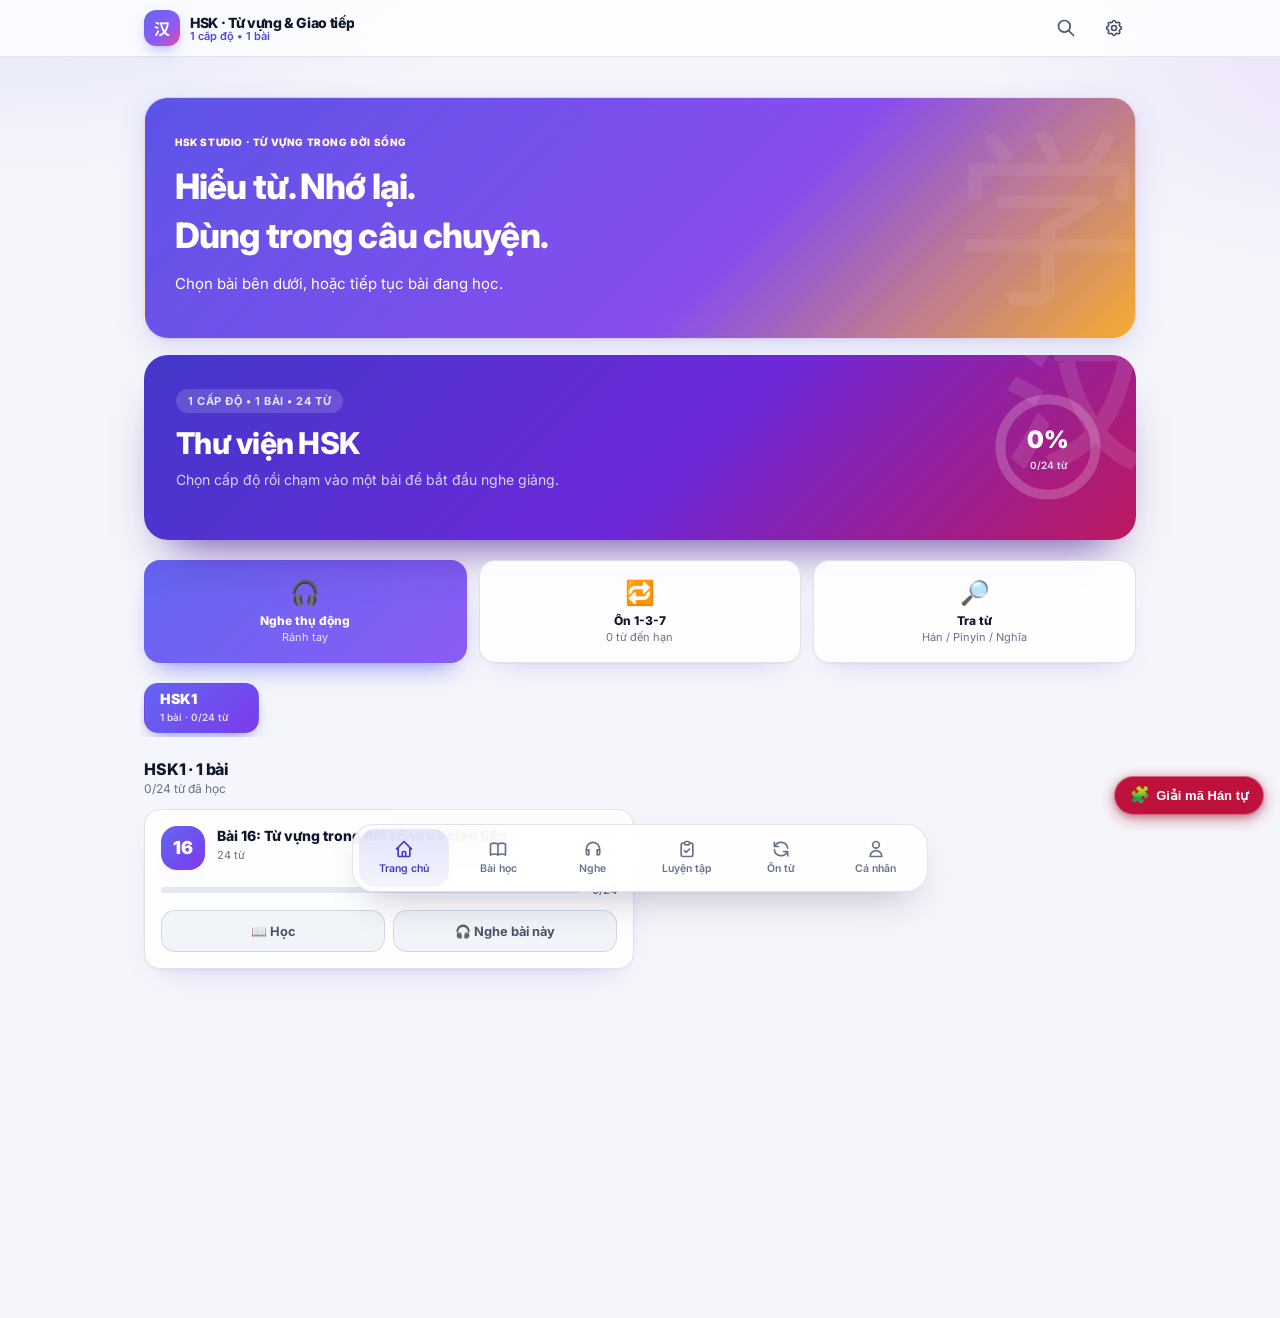
<file: index.html>
<!DOCTYPE html>
<html lang="vi" class="h-full">
<head>
  <meta charset="UTF-8" />
  <meta name="viewport" content="width=device-width, initial-scale=1.0, maximum-scale=5.0, viewport-fit=cover" />
  <title>HSK Studio · Từ vựng và giao tiếp</title>

  <!-- PWA & Mobile Meta Tags -->
  <meta name="theme-color" content="#4f46e5" />
  <meta name="apple-mobile-web-app-capable" content="yes" />
  <meta name="apple-mobile-web-app-status-bar-style" content="default" />
  <meta name="mobile-web-app-capable" content="yes" />

  <!-- Google Fonts: Inter (Giao diện) & Noto Sans SC (Chữ Hán chuẩn mực) -->
  <link rel="preconnect" href="https://fonts.googleapis.com">
  <link rel="preconnect" href="https://fonts.gstatic.com" crossorigin>
  <link href="https://fonts.googleapis.com/css2?family=Inter:wght@400;500;600;700;800&family=Noto+Sans+SC:wght@500;700;900&display=swap" rel="stylesheet">

  <!-- Tailwind CSS CDN -->
<!-- CSS compiled locally; no runtime CDN required. -->
<style>*,:after,:before{--tw-border-spacing-x:0;--tw-border-spacing-y:0;--tw-translate-x:0;--tw-translate-y:0;--tw-rotate:0;--tw-skew-x:0;--tw-skew-y:0;--tw-scale-x:1;--tw-scale-y:1;--tw-pan-x: ;--tw-pan-y: ;--tw-pinch-zoom: ;--tw-scroll-snap-strictness:proximity;--tw-gradient-from-position: ;--tw-gradient-via-position: ;--tw-gradient-to-position: ;--tw-ordinal: ;--tw-slashed-zero: ;--tw-numeric-figure: ;--tw-numeric-spacing: ;--tw-numeric-fraction: ;--tw-ring-inset: ;--tw-ring-offset-width:0px;--tw-ring-offset-color:#fff;--tw-ring-color:rgba(59,130,246,.5);--tw-ring-offset-shadow:0 0 #0000;--tw-ring-shadow:0 0 #0000;--tw-shadow:0 0 #0000;--tw-shadow-colored:0 0 #0000;--tw-blur: ;--tw-brightness: ;--tw-contrast: ;--tw-grayscale: ;--tw-hue-rotate: ;--tw-invert: ;--tw-saturate: ;--tw-sepia: ;--tw-drop-shadow: ;--tw-backdrop-blur: ;--tw-backdrop-brightness: ;--tw-backdrop-contrast: ;--tw-backdrop-grayscale: ;--tw-backdrop-hue-rotate: ;--tw-backdrop-invert: ;--tw-backdrop-opacity: ;--tw-backdrop-saturate: ;--tw-backdrop-sepia: ;--tw-contain-size: ;--tw-contain-layout: ;--tw-contain-paint: ;--tw-contain-style: }::backdrop{--tw-border-spacing-x:0;--tw-border-spacing-y:0;--tw-translate-x:0;--tw-translate-y:0;--tw-rotate:0;--tw-skew-x:0;--tw-skew-y:0;--tw-scale-x:1;--tw-scale-y:1;--tw-pan-x: ;--tw-pan-y: ;--tw-pinch-zoom: ;--tw-scroll-snap-strictness:proximity;--tw-gradient-from-position: ;--tw-gradient-via-position: ;--tw-gradient-to-position: ;--tw-ordinal: ;--tw-slashed-zero: ;--tw-numeric-figure: ;--tw-numeric-spacing: ;--tw-numeric-fraction: ;--tw-ring-inset: ;--tw-ring-offset-width:0px;--tw-ring-offset-color:#fff;--tw-ring-color:rgba(59,130,246,.5);--tw-ring-offset-shadow:0 0 #0000;--tw-ring-shadow:0 0 #0000;--tw-shadow:0 0 #0000;--tw-shadow-colored:0 0 #0000;--tw-blur: ;--tw-brightness: ;--tw-contrast: ;--tw-grayscale: ;--tw-hue-rotate: ;--tw-invert: ;--tw-saturate: ;--tw-sepia: ;--tw-drop-shadow: ;--tw-backdrop-blur: ;--tw-backdrop-brightness: ;--tw-backdrop-contrast: ;--tw-backdrop-grayscale: ;--tw-backdrop-hue-rotate: ;--tw-backdrop-invert: ;--tw-backdrop-opacity: ;--tw-backdrop-saturate: ;--tw-backdrop-sepia: ;--tw-contain-size: ;--tw-contain-layout: ;--tw-contain-paint: ;--tw-contain-style: }/*! tailwindcss v3.4.17 | MIT License | https://tailwindcss.com*/*,:after,:before{box-sizing:border-box;border:0 solid #e5e7eb}:after,:before{--tw-content:""}:host,html{line-height:1.5;-webkit-text-size-adjust:100%;-moz-tab-size:4;-o-tab-size:4;tab-size:4;font-family:Inter,system-ui,-apple-system,sans-serif;font-feature-settings:normal;font-variation-settings:normal;-webkit-tap-highlight-color:transparent}body{margin:0;line-height:inherit}hr{height:0;color:inherit;border-top-width:1px}abbr:where([title]){-webkit-text-decoration:underline dotted;text-decoration:underline dotted}h1,h2,h3,h4,h5,h6{font-size:inherit;font-weight:inherit}a{color:inherit;text-decoration:inherit}b,strong{font-weight:bolder}code,kbd,pre,samp{font-family:ui-monospace,SFMono-Regular,Menlo,Monaco,Consolas,Liberation Mono,Courier New,monospace;font-feature-settings:normal;font-variation-settings:normal;font-size:1em}small{font-size:80%}sub,sup{font-size:75%;line-height:0;position:relative;vertical-align:baseline}sub{bottom:-.25em}sup{top:-.5em}table{text-indent:0;border-color:inherit;border-collapse:collapse}button,input,optgroup,select,textarea{font-family:inherit;font-feature-settings:inherit;font-variation-settings:inherit;font-size:100%;font-weight:inherit;line-height:inherit;letter-spacing:inherit;color:inherit;margin:0;padding:0}button,select{text-transform:none}button,input:where([type=button]),input:where([type=reset]),input:where([type=submit]){-webkit-appearance:button;background-color:transparent;background-image:none}:-moz-focusring{outline:auto}:-moz-ui-invalid{box-shadow:none}progress{vertical-align:baseline}::-webkit-inner-spin-button,::-webkit-outer-spin-button{height:auto}[type=search]{-webkit-appearance:textfield;outline-offset:-2px}::-webkit-search-decoration{-webkit-appearance:none}::-webkit-file-upload-button{-webkit-appearance:button;font:inherit}summary{display:list-item}blockquote,dd,dl,figure,h1,h2,h3,h4,h5,h6,hr,p,pre{margin:0}fieldset{margin:0}fieldset,legend{padding:0}menu,ol,ul{list-style:none;margin:0;padding:0}dialog{padding:0}textarea{resize:vertical}input::-moz-placeholder,textarea::-moz-placeholder{opacity:1;color:#9ca3af}input::placeholder,textarea::placeholder{opacity:1;color:#9ca3af}[role=button],button{cursor:pointer}:disabled{cursor:default}audio,canvas,embed,iframe,img,object,svg,video{display:block;vertical-align:middle}img,video{max-width:100%;height:auto}[hidden]:where(:not([hidden=until-found])){display:none}.pointer-events-none{pointer-events:none}.pointer-events-auto{pointer-events:auto}.visible{visibility:visible}.fixed{position:fixed}.absolute{position:absolute}.relative{position:relative}.sticky{position:sticky}.inset-0{inset:0}.-right-4{right:-1rem}.-top-8{top:-2rem}.bottom-0{bottom:0}.bottom-\[5\.6rem\]{bottom:5.6rem}.left-0{left:0}.right-0{right:0}.right-2{right:.5rem}.top-0{top:0}.top-2{top:.5rem}.z-30{z-index:30}.z-40{z-index:40}.-mx-1{margin-left:-.25rem;margin-right:-.25rem}.mx-auto{margin-left:auto;margin-right:auto}.my-8{margin-top:2rem;margin-bottom:2rem}.mb-1{margin-bottom:.25rem}.mb-2{margin-bottom:.5rem}.mb-3{margin-bottom:.75rem}.mb-4{margin-bottom:1rem}.mb-5{margin-bottom:1.25rem}.mb-6{margin-bottom:1.5rem}.ml-1{margin-left:.25rem}.ml-2{margin-left:.5rem}.mt-0\.5{margin-top:.125rem}.mt-1{margin-top:.25rem}.mt-2{margin-top:.5rem}.mt-2\.5{margin-top:.625rem}.mt-3{margin-top:.75rem}.mt-4{margin-top:1rem}.mt-5{margin-top:1.25rem}.block{display:block}.flex{display:flex}.inline-flex{display:inline-flex}.grid{display:grid}.hidden{display:none}.h-1\.5{height:.375rem}.h-11{height:2.75rem}.h-14{height:3.5rem}.h-16{height:4rem}.h-20{height:5rem}.h-24{height:6rem}.h-3{height:.75rem}.h-5{height:1.25rem}.h-9{height:2.25rem}.h-full{height:100%}.max-h-44{max-height:11rem}.\!min-h-0{min-height:0!important}.min-h-\[1\.75rem\]{min-height:1.75rem}.min-h-\[3rem\]{min-height:3rem}.min-h-\[8\.5rem\]{min-height:8.5rem}.min-h-screen{min-height:100vh}.w-11{width:2.75rem}.w-14{width:3.5rem}.w-16{width:4rem}.w-20{width:5rem}.w-24{width:6rem}.w-3{width:.75rem}.w-40{width:10rem}.w-5{width:1.25rem}.w-9{width:2.25rem}.w-full{width:100%}.min-w-0{min-width:0}.min-w-\[20px\]{min-width:20px}.max-w-3xl{max-width:48rem}.max-w-5xl{max-width:64rem}.max-w-lg{max-width:32rem}.max-w-md{max-width:28rem}.max-w-xl{max-width:36rem}.flex-1{flex:1 1 0%}.shrink-0{flex-shrink:0}.translate-y-24{--tw-translate-y:6rem}.-rotate-90,.translate-y-24{transform:translate(var(--tw-translate-x),var(--tw-translate-y)) rotate(var(--tw-rotate)) skewX(var(--tw-skew-x)) skewY(var(--tw-skew-y)) scaleX(var(--tw-scale-x)) scaleY(var(--tw-scale-y))}.-rotate-90{--tw-rotate:-90deg}.transform{transform:translate(var(--tw-translate-x),var(--tw-translate-y)) rotate(var(--tw-rotate)) skewX(var(--tw-skew-x)) skewY(var(--tw-skew-y)) scaleX(var(--tw-scale-x)) scaleY(var(--tw-scale-y))}@keyframes ping{75%,to{transform:scale(2);opacity:0}}.animate-ping{animation:ping 1s cubic-bezier(0,0,.2,1) infinite}.cursor-pointer{cursor:pointer}.select-none{-webkit-user-select:none;-moz-user-select:none;user-select:none}.grid-cols-2{grid-template-columns:repeat(2,minmax(0,1fr))}.grid-cols-3{grid-template-columns:repeat(3,minmax(0,1fr))}.grid-cols-6{grid-template-columns:repeat(6,minmax(0,1fr))}.flex-col{flex-direction:column}.flex-wrap{flex-wrap:wrap}.\!items-start{align-items:flex-start!important}.items-start{align-items:flex-start}.items-end{align-items:flex-end}.items-center{align-items:center}.justify-center{justify-content:center}.justify-between{justify-content:space-between}.gap-1{gap:.25rem}.gap-1\.5{gap:.375rem}.gap-2{gap:.5rem}.gap-2\.5{gap:.625rem}.gap-3{gap:.75rem}.gap-4{gap:1rem}.gap-5{gap:1.25rem}.space-y-1>:not([hidden])~:not([hidden]){--tw-space-y-reverse:0;margin-top:calc(.25rem*(1 - var(--tw-space-y-reverse)));margin-bottom:calc(.25rem*var(--tw-space-y-reverse))}.space-y-1\.5>:not([hidden])~:not([hidden]){--tw-space-y-reverse:0;margin-top:calc(.375rem*(1 - var(--tw-space-y-reverse)));margin-bottom:calc(.375rem*var(--tw-space-y-reverse))}.space-y-2>:not([hidden])~:not([hidden]){--tw-space-y-reverse:0;margin-top:calc(.5rem*(1 - var(--tw-space-y-reverse)));margin-bottom:calc(.5rem*var(--tw-space-y-reverse))}.space-y-2\.5>:not([hidden])~:not([hidden]){--tw-space-y-reverse:0;margin-top:calc(.625rem*(1 - var(--tw-space-y-reverse)));margin-bottom:calc(.625rem*var(--tw-space-y-reverse))}.space-y-3>:not([hidden])~:not([hidden]){--tw-space-y-reverse:0;margin-top:calc(.75rem*(1 - var(--tw-space-y-reverse)));margin-bottom:calc(.75rem*var(--tw-space-y-reverse))}.space-y-4>:not([hidden])~:not([hidden]){--tw-space-y-reverse:0;margin-top:calc(1rem*(1 - var(--tw-space-y-reverse)));margin-bottom:calc(1rem*var(--tw-space-y-reverse))}.space-y-5>:not([hidden])~:not([hidden]){--tw-space-y-reverse:0;margin-top:calc(1.25rem*(1 - var(--tw-space-y-reverse)));margin-bottom:calc(1.25rem*var(--tw-space-y-reverse))}.space-y-6>:not([hidden])~:not([hidden]){--tw-space-y-reverse:0;margin-top:calc(1.5rem*(1 - var(--tw-space-y-reverse)));margin-bottom:calc(1.5rem*var(--tw-space-y-reverse))}.self-end{align-self:flex-end}.overflow-hidden{overflow:hidden}.overflow-x-auto{overflow-x:auto}.overflow-y-auto{overflow-y:auto}.truncate{overflow:hidden;text-overflow:ellipsis}.truncate,.whitespace-nowrap{white-space:nowrap}.rounded{border-radius:.25rem}.rounded-2xl{border-radius:1rem}.rounded-3xl{border-radius:1.5rem}.rounded-full{border-radius:9999px}.rounded-lg{border-radius:.5rem}.rounded-xl{border-radius:.75rem}.border{border-width:1px}.border-b{border-bottom-width:1px}.border-t{border-top-width:1px}.border-amber-200{--tw-border-opacity:1;border-color:rgb(253 230 138/var(--tw-border-opacity,1))}.border-amber-200\/80{border-color:hsla(48,97%,77%,.8)}.border-emerald-200{--tw-border-opacity:1;border-color:rgb(167 243 208/var(--tw-border-opacity,1))}.border-emerald-300{--tw-border-opacity:1;border-color:rgb(110 231 183/var(--tw-border-opacity,1))}.border-emerald-600{--tw-border-opacity:1;border-color:rgb(5 150 105/var(--tw-border-opacity,1))}.border-indigo-100{--tw-border-opacity:1;border-color:rgb(224 231 255/var(--tw-border-opacity,1))}.border-indigo-200{--tw-border-opacity:1;border-color:rgb(199 210 254/var(--tw-border-opacity,1))}.border-indigo-400{--tw-border-opacity:1;border-color:rgb(129 140 248/var(--tw-border-opacity,1))}.border-indigo-600{--tw-border-opacity:1;border-color:rgb(79 70 229/var(--tw-border-opacity,1))}.border-rose-200{--tw-border-opacity:1;border-color:rgb(254 205 211/var(--tw-border-opacity,1))}.border-rose-300{--tw-border-opacity:1;border-color:rgb(253 164 175/var(--tw-border-opacity,1))}.border-rose-600{--tw-border-opacity:1;border-color:rgb(225 29 72/var(--tw-border-opacity,1))}.border-slate-100{--tw-border-opacity:1;border-color:rgb(241 245 249/var(--tw-border-opacity,1))}.border-slate-200{--tw-border-opacity:1;border-color:rgb(226 232 240/var(--tw-border-opacity,1))}.border-slate-200\/80{border-color:rgba(226,232,240,.8)}.border-slate-300{--tw-border-opacity:1;border-color:rgb(203 213 225/var(--tw-border-opacity,1))}.border-slate-800{--tw-border-opacity:1;border-color:rgb(30 41 59/var(--tw-border-opacity,1))}.bg-amber-100{--tw-bg-opacity:1;background-color:rgb(254 243 199/var(--tw-bg-opacity,1))}.bg-amber-400{--tw-bg-opacity:1;background-color:rgb(251 191 36/var(--tw-bg-opacity,1))}.bg-amber-50{--tw-bg-opacity:1;background-color:rgb(255 251 235/var(--tw-bg-opacity,1))}.bg-amber-50\/70{background-color:rgba(255,251,235,.7)}.bg-amber-500{--tw-bg-opacity:1;background-color:rgb(245 158 11/var(--tw-bg-opacity,1))}.bg-amber-600{--tw-bg-opacity:1;background-color:rgb(217 119 6/var(--tw-bg-opacity,1))}.bg-emerald-100{--tw-bg-opacity:1;background-color:rgb(209 250 229/var(--tw-bg-opacity,1))}.bg-emerald-100\/80{background-color:rgba(209,250,229,.8)}.bg-emerald-400{--tw-bg-opacity:1;background-color:rgb(52 211 153/var(--tw-bg-opacity,1))}.bg-emerald-50{--tw-bg-opacity:1;background-color:rgb(236 253 245/var(--tw-bg-opacity,1))}.bg-emerald-50\/20{background-color:rgba(236,253,245,.2)}.bg-emerald-50\/70{background-color:rgba(236,253,245,.7)}.bg-emerald-600{--tw-bg-opacity:1;background-color:rgb(5 150 105/var(--tw-bg-opacity,1))}.bg-emerald-700{--tw-bg-opacity:1;background-color:rgb(4 120 87/var(--tw-bg-opacity,1))}.bg-indigo-100{--tw-bg-opacity:1;background-color:rgb(224 231 255/var(--tw-bg-opacity,1))}.bg-indigo-50{--tw-bg-opacity:1;background-color:rgb(238 242 255/var(--tw-bg-opacity,1))}.bg-indigo-50\/70{background-color:rgba(238,242,255,.7)}.bg-indigo-600{--tw-bg-opacity:1;background-color:rgb(79 70 229/var(--tw-bg-opacity,1))}.bg-rose-100{--tw-bg-opacity:1;background-color:rgb(255 228 230/var(--tw-bg-opacity,1))}.bg-rose-100\/80{background-color:rgba(255,228,230,.8)}.bg-rose-200{--tw-bg-opacity:1;background-color:rgb(254 205 211/var(--tw-bg-opacity,1))}.bg-rose-50{--tw-bg-opacity:1;background-color:rgb(255 241 242/var(--tw-bg-opacity,1))}.bg-rose-50\/20{background-color:rgba(255,241,242,.2)}.bg-rose-50\/70{background-color:rgba(255,241,242,.7)}.bg-rose-500\/80{background-color:rgba(244,63,94,.8)}.bg-rose-600{--tw-bg-opacity:1;background-color:rgb(225 29 72/var(--tw-bg-opacity,1))}.bg-rose-600\/80{background-color:rgba(225,29,72,.8)}.bg-slate-100{--tw-bg-opacity:1;background-color:rgb(241 245 249/var(--tw-bg-opacity,1))}.bg-slate-200{--tw-bg-opacity:1;background-color:rgb(226 232 240/var(--tw-bg-opacity,1))}.bg-slate-50{--tw-bg-opacity:1;background-color:rgb(248 250 252/var(--tw-bg-opacity,1))}.bg-slate-500{--tw-bg-opacity:1;background-color:rgb(100 116 139/var(--tw-bg-opacity,1))}.bg-slate-800{--tw-bg-opacity:1;background-color:rgb(30 41 59/var(--tw-bg-opacity,1))}.bg-slate-900{--tw-bg-opacity:1;background-color:rgb(15 23 42/var(--tw-bg-opacity,1))}.bg-white{--tw-bg-opacity:1;background-color:rgb(255 255 255/var(--tw-bg-opacity,1))}.bg-white\/10{background-color:hsla(0,0%,100%,.1)}.bg-white\/15{background-color:hsla(0,0%,100%,.15)}.bg-white\/80{background-color:hsla(0,0%,100%,.8)}.bg-gradient-to-br{background-image:linear-gradient(to bottom right,var(--tw-gradient-stops))}.bg-gradient-to-r{background-image:linear-gradient(to right,var(--tw-gradient-stops))}.from-emerald-500{--tw-gradient-from:#10b981 var(--tw-gradient-from-position);--tw-gradient-to:rgba(16,185,129,0) var(--tw-gradient-to-position);--tw-gradient-stops:var(--tw-gradient-from),var(--tw-gradient-to)}.from-fuchsia-500{--tw-gradient-from:#d946ef var(--tw-gradient-from-position);--tw-gradient-to:rgba(217,70,239,0) var(--tw-gradient-to-position);--tw-gradient-stops:var(--tw-gradient-from),var(--tw-gradient-to)}.from-indigo-500{--tw-gradient-from:#6366f1 var(--tw-gradient-from-position);--tw-gradient-to:rgba(99,102,241,0) var(--tw-gradient-to-position);--tw-gradient-stops:var(--tw-gradient-from),var(--tw-gradient-to)}.from-sky-300{--tw-gradient-from:#7dd3fc var(--tw-gradient-from-position);--tw-gradient-to:rgba(125,211,252,0) var(--tw-gradient-to-position);--tw-gradient-stops:var(--tw-gradient-from),var(--tw-gradient-to)}.from-sky-500{--tw-gradient-from:#0ea5e9 var(--tw-gradient-from-position);--tw-gradient-to:rgba(14,165,233,0) var(--tw-gradient-to-position);--tw-gradient-stops:var(--tw-gradient-from),var(--tw-gradient-to)}.to-fuchsia-300{--tw-gradient-to:#f0abfc var(--tw-gradient-to-position)}.to-indigo-600{--tw-gradient-to:#4f46e5 var(--tw-gradient-to-position)}.to-pink-600{--tw-gradient-to:#db2777 var(--tw-gradient-to-position)}.to-teal-600{--tw-gradient-to:#0d9488 var(--tw-gradient-to-position)}.to-violet-500{--tw-gradient-to:#8b5cf6 var(--tw-gradient-to-position)}.to-violet-600{--tw-gradient-to:#7c3aed var(--tw-gradient-to-position)}.p-2{padding:.5rem}.p-2\.5{padding:.625rem}.p-3{padding:.75rem}.p-4{padding:1rem}.p-5{padding:1.25rem}.p-6{padding:1.5rem}.p-8{padding:2rem}.\!py-2{padding-top:.5rem!important;padding-bottom:.5rem!important}.px-1{padding-left:.25rem;padding-right:.25rem}.px-1\.5{padding-left:.375rem;padding-right:.375rem}.px-2{padding-left:.5rem;padding-right:.5rem}.px-2\.5{padding-left:.625rem;padding-right:.625rem}.px-3{padding-left:.75rem;padding-right:.75rem}.px-3\.5{padding-left:.875rem;padding-right:.875rem}.px-4{padding-left:1rem;padding-right:1rem}.px-5{padding-left:1.25rem;padding-right:1.25rem}.px-6{padding-left:1.5rem;padding-right:1.5rem}.py-0\.5{padding-top:.125rem;padding-bottom:.125rem}.py-1{padding-top:.25rem;padding-bottom:.25rem}.py-1\.5{padding-top:.375rem;padding-bottom:.375rem}.py-2{padding-top:.5rem;padding-bottom:.5rem}.py-2\.5{padding-top:.625rem;padding-bottom:.625rem}.py-3{padding-top:.75rem;padding-bottom:.75rem}.py-4{padding-top:1rem;padding-bottom:1rem}.py-6{padding-top:1.5rem;padding-bottom:1.5rem}.pb-1{padding-bottom:.25rem}.pb-3{padding-bottom:.75rem}.pb-5{padding-bottom:1.25rem}.pr-1{padding-right:.25rem}.pt-1{padding-top:.25rem}.pt-2{padding-top:.5rem}.pt-3{padding-top:.75rem}.pt-4{padding-top:1rem}.text-left{text-align:left}.text-center{text-align:center}.font-mono{font-family:ui-monospace,SFMono-Regular,Menlo,Monaco,Consolas,Liberation Mono,Courier New,monospace}.font-sans{font-family:Inter,system-ui,-apple-system,sans-serif}.text-2xl{font-size:1.5rem;line-height:2rem}.text-3xl{font-size:1.875rem;line-height:2.25rem}.text-4xl{font-size:2.25rem;line-height:2.5rem}.text-6xl{font-size:3.75rem;line-height:1}.text-\[10px\]{font-size:10px}.text-\[11px\]{font-size:11px}.text-\[9rem\]{font-size:9rem}.text-base{font-size:1rem;line-height:1.5rem}.text-lg{font-size:1.125rem;line-height:1.75rem}.text-sm{font-size:.875rem;line-height:1.25rem}.text-xl{font-size:1.25rem;line-height:1.75rem}.text-xs{font-size:.75rem;line-height:1rem}.font-black{font-weight:900}.font-bold{font-weight:700}.font-extrabold{font-weight:800}.font-medium{font-weight:500}.font-normal{font-weight:400}.font-semibold{font-weight:600}.uppercase{text-transform:uppercase}.normal-case{text-transform:none}.leading-none{line-height:1}.leading-relaxed{line-height:1.625}.leading-snug{line-height:1.375}.leading-tight{line-height:1.25}.tracking-normal{letter-spacing:0}.tracking-tight{letter-spacing:-.025em}.tracking-wide{letter-spacing:.025em}.tracking-wider{letter-spacing:.05em}.text-amber-200{--tw-text-opacity:1;color:rgb(253 230 138/var(--tw-text-opacity,1))}.text-amber-300{--tw-text-opacity:1;color:rgb(252 211 77/var(--tw-text-opacity,1))}.text-amber-500{--tw-text-opacity:1;color:rgb(245 158 11/var(--tw-text-opacity,1))}.text-amber-600{--tw-text-opacity:1;color:rgb(217 119 6/var(--tw-text-opacity,1))}.text-amber-900{--tw-text-opacity:1;color:rgb(120 53 15/var(--tw-text-opacity,1))}.text-amber-950{--tw-text-opacity:1;color:rgb(69 26 3/var(--tw-text-opacity,1))}.text-emerald-600{--tw-text-opacity:1;color:rgb(5 150 105/var(--tw-text-opacity,1))}.text-emerald-700{--tw-text-opacity:1;color:rgb(4 120 87/var(--tw-text-opacity,1))}.text-emerald-800{--tw-text-opacity:1;color:rgb(6 95 70/var(--tw-text-opacity,1))}.text-emerald-900{--tw-text-opacity:1;color:rgb(6 78 59/var(--tw-text-opacity,1))}.text-emerald-950{--tw-text-opacity:1;color:rgb(2 44 34/var(--tw-text-opacity,1))}.text-indigo-100{--tw-text-opacity:1;color:rgb(224 231 255/var(--tw-text-opacity,1))}.text-indigo-100\/90{color:rgba(224,231,255,.9)}.text-indigo-200{--tw-text-opacity:1;color:rgb(199 210 254/var(--tw-text-opacity,1))}.text-indigo-300{--tw-text-opacity:1;color:rgb(165 180 252/var(--tw-text-opacity,1))}.text-indigo-600{--tw-text-opacity:1;color:rgb(79 70 229/var(--tw-text-opacity,1))}.text-indigo-700{--tw-text-opacity:1;color:rgb(67 56 202/var(--tw-text-opacity,1))}.text-indigo-800{--tw-text-opacity:1;color:rgb(55 48 163/var(--tw-text-opacity,1))}.text-indigo-900{--tw-text-opacity:1;color:rgb(49 46 129/var(--tw-text-opacity,1))}.text-indigo-950{--tw-text-opacity:1;color:rgb(30 27 75/var(--tw-text-opacity,1))}.text-rose-600{--tw-text-opacity:1;color:rgb(225 29 72/var(--tw-text-opacity,1))}.text-rose-700{--tw-text-opacity:1;color:rgb(190 18 60/var(--tw-text-opacity,1))}.text-rose-800{--tw-text-opacity:1;color:rgb(159 18 57/var(--tw-text-opacity,1))}.text-rose-900{--tw-text-opacity:1;color:rgb(136 19 55/var(--tw-text-opacity,1))}.text-rose-950{--tw-text-opacity:1;color:rgb(76 5 25/var(--tw-text-opacity,1))}.text-slate-200{--tw-text-opacity:1;color:rgb(226 232 240/var(--tw-text-opacity,1))}.text-slate-300{--tw-text-opacity:1;color:rgb(203 213 225/var(--tw-text-opacity,1))}.text-slate-400{--tw-text-opacity:1;color:rgb(148 163 184/var(--tw-text-opacity,1))}.text-slate-500{--tw-text-opacity:1;color:rgb(100 116 139/var(--tw-text-opacity,1))}.text-slate-600{--tw-text-opacity:1;color:rgb(71 85 105/var(--tw-text-opacity,1))}.text-slate-700{--tw-text-opacity:1;color:rgb(51 65 85/var(--tw-text-opacity,1))}.text-slate-800{--tw-text-opacity:1;color:rgb(30 41 59/var(--tw-text-opacity,1))}.text-slate-900{--tw-text-opacity:1;color:rgb(15 23 42/var(--tw-text-opacity,1))}.text-white{--tw-text-opacity:1;color:rgb(255 255 255/var(--tw-text-opacity,1))}.underline{text-decoration-line:underline}.accent-indigo-600{accent-color:#4f46e5}.opacity-0{opacity:0}.opacity-10{opacity:.1}.opacity-50{opacity:.5}.opacity-60{opacity:.6}.opacity-75{opacity:.75}.opacity-80{opacity:.8}.shadow{--tw-shadow:0 1px 3px 0 rgba(0,0,0,.1),0 1px 2px -1px rgba(0,0,0,.1);--tw-shadow-colored:0 1px 3px 0 var(--tw-shadow-color),0 1px 2px -1px var(--tw-shadow-color)}.shadow,.shadow-inner{box-shadow:var(--tw-ring-offset-shadow,0 0 #0000),var(--tw-ring-shadow,0 0 #0000),var(--tw-shadow)}.shadow-inner{--tw-shadow:inset 0 2px 4px 0 rgba(0,0,0,.05);--tw-shadow-colored:inset 0 2px 4px 0 var(--tw-shadow-color)}.shadow-md{--tw-shadow:0 4px 6px -1px rgba(0,0,0,.1),0 2px 4px -2px rgba(0,0,0,.1);--tw-shadow-colored:0 4px 6px -1px var(--tw-shadow-color),0 2px 4px -2px var(--tw-shadow-color)}.shadow-md,.shadow-sm{box-shadow:var(--tw-ring-offset-shadow,0 0 #0000),var(--tw-ring-shadow,0 0 #0000),var(--tw-shadow)}.shadow-sm{--tw-shadow:0 1px 2px 0 rgba(0,0,0,.05);--tw-shadow-colored:0 1px 2px 0 var(--tw-shadow-color)}.blur{--tw-blur:blur(8px)}.blur,.filter{filter:var(--tw-blur) var(--tw-brightness) var(--tw-contrast) var(--tw-grayscale) var(--tw-hue-rotate) var(--tw-invert) var(--tw-saturate) var(--tw-sepia) var(--tw-drop-shadow)}.backdrop-filter{-webkit-backdrop-filter:var(--tw-backdrop-blur) var(--tw-backdrop-brightness) var(--tw-backdrop-contrast) var(--tw-backdrop-grayscale) var(--tw-backdrop-hue-rotate) var(--tw-backdrop-invert) var(--tw-backdrop-opacity) var(--tw-backdrop-saturate) var(--tw-backdrop-sepia);backdrop-filter:var(--tw-backdrop-blur) var(--tw-backdrop-brightness) var(--tw-backdrop-contrast) var(--tw-backdrop-grayscale) var(--tw-backdrop-hue-rotate) var(--tw-backdrop-invert) var(--tw-backdrop-opacity) var(--tw-backdrop-saturate) var(--tw-backdrop-sepia)}.transition{transition-property:color,background-color,border-color,text-decoration-color,fill,stroke,opacity,box-shadow,transform,filter,-webkit-backdrop-filter;transition-property:color,background-color,border-color,text-decoration-color,fill,stroke,opacity,box-shadow,transform,filter,backdrop-filter;transition-property:color,background-color,border-color,text-decoration-color,fill,stroke,opacity,box-shadow,transform,filter,backdrop-filter,-webkit-backdrop-filter;transition-timing-function:cubic-bezier(.4,0,.2,1);transition-duration:.15s}.transition-colors{transition-property:color,background-color,border-color,text-decoration-color,fill,stroke;transition-timing-function:cubic-bezier(.4,0,.2,1);transition-duration:.15s}.transition-transform{transition-property:transform;transition-timing-function:cubic-bezier(.4,0,.2,1);transition-duration:.15s}.duration-200{transition-duration:.2s}.duration-300{transition-duration:.3s}.ease-in-out{transition-timing-function:cubic-bezier(.4,0,.2,1)}.last\:border-0:last-child{border-width:0}.last\:pb-0:last-child{padding-bottom:0}.hover\:scale-110:hover{--tw-scale-x:1.1;--tw-scale-y:1.1;transform:translate(var(--tw-translate-x),var(--tw-translate-y)) rotate(var(--tw-rotate)) skewX(var(--tw-skew-x)) skewY(var(--tw-skew-y)) scaleX(var(--tw-scale-x)) scaleY(var(--tw-scale-y))}.hover\:border-indigo-400:hover{--tw-border-opacity:1;border-color:rgb(129 140 248/var(--tw-border-opacity,1))}.hover\:bg-amber-700:hover{--tw-bg-opacity:1;background-color:rgb(180 83 9/var(--tw-bg-opacity,1))}.hover\:bg-emerald-100:hover{--tw-bg-opacity:1;background-color:rgb(209 250 229/var(--tw-bg-opacity,1))}.hover\:bg-emerald-700:hover{--tw-bg-opacity:1;background-color:rgb(4 120 87/var(--tw-bg-opacity,1))}.hover\:bg-indigo-500:hover{--tw-bg-opacity:1;background-color:rgb(99 102 241/var(--tw-bg-opacity,1))}.hover\:bg-indigo-700:hover{--tw-bg-opacity:1;background-color:rgb(67 56 202/var(--tw-bg-opacity,1))}.hover\:bg-rose-100:hover{--tw-bg-opacity:1;background-color:rgb(255 228 230/var(--tw-bg-opacity,1))}.hover\:bg-rose-600:hover{--tw-bg-opacity:1;background-color:rgb(225 29 72/var(--tw-bg-opacity,1))}.hover\:bg-slate-100:hover{--tw-bg-opacity:1;background-color:rgb(241 245 249/var(--tw-bg-opacity,1))}.hover\:bg-slate-200:hover{--tw-bg-opacity:1;background-color:rgb(226 232 240/var(--tw-bg-opacity,1))}.hover\:bg-slate-50:hover{--tw-bg-opacity:1;background-color:rgb(248 250 252/var(--tw-bg-opacity,1))}.hover\:bg-slate-700:hover{--tw-bg-opacity:1;background-color:rgb(51 65 85/var(--tw-bg-opacity,1))}.hover\:bg-white\/20:hover{background-color:hsla(0,0%,100%,.2)}.hover\:underline:hover{text-decoration-line:underline}.focus\:outline-none:focus{outline:2px solid transparent;outline-offset:2px}.focus\:ring-2:focus{--tw-ring-offset-shadow:var(--tw-ring-inset) 0 0 0 var(--tw-ring-offset-width) var(--tw-ring-offset-color);--tw-ring-shadow:var(--tw-ring-inset) 0 0 0 calc(2px + var(--tw-ring-offset-width)) var(--tw-ring-color);box-shadow:var(--tw-ring-offset-shadow),var(--tw-ring-shadow),var(--tw-shadow,0 0 #0000)}.focus\:ring-indigo-500:focus{--tw-ring-opacity:1;--tw-ring-color:rgb(99 102 241/var(--tw-ring-opacity,1))}.dark\:border-amber-800:is(.dark *){--tw-border-opacity:1;border-color:rgb(146 64 14/var(--tw-border-opacity,1))}.dark\:border-amber-900:is(.dark *){--tw-border-opacity:1;border-color:rgb(120 53 15/var(--tw-border-opacity,1))}.dark\:border-amber-900\/60:is(.dark *){border-color:rgba(120,53,15,.6)}.dark\:border-emerald-800:is(.dark *){--tw-border-opacity:1;border-color:rgb(6 95 70/var(--tw-border-opacity,1))}.dark\:border-emerald-900:is(.dark *){--tw-border-opacity:1;border-color:rgb(6 78 59/var(--tw-border-opacity,1))}.dark\:border-indigo-900:is(.dark *){--tw-border-opacity:1;border-color:rgb(49 46 129/var(--tw-border-opacity,1))}.dark\:border-rose-800:is(.dark *){--tw-border-opacity:1;border-color:rgb(159 18 57/var(--tw-border-opacity,1))}.dark\:border-rose-900\/60:is(.dark *){border-color:rgba(136,19,55,.6)}.dark\:border-slate-600:is(.dark *){--tw-border-opacity:1;border-color:rgb(71 85 105/var(--tw-border-opacity,1))}.dark\:border-slate-700:is(.dark *){--tw-border-opacity:1;border-color:rgb(51 65 85/var(--tw-border-opacity,1))}.dark\:border-slate-700\/60:is(.dark *){border-color:rgba(51,65,85,.6)}.dark\:border-slate-800:is(.dark *){--tw-border-opacity:1;border-color:rgb(30 41 59/var(--tw-border-opacity,1))}.dark\:bg-amber-950:is(.dark *){--tw-bg-opacity:1;background-color:rgb(69 26 3/var(--tw-bg-opacity,1))}.dark\:bg-amber-950\/30:is(.dark *){background-color:rgba(69,26,3,.3)}.dark\:bg-amber-950\/40:is(.dark *){background-color:rgba(69,26,3,.4)}.dark\:bg-emerald-900\/40:is(.dark *){background-color:rgba(6,78,59,.4)}.dark\:bg-emerald-950:is(.dark *){--tw-bg-opacity:1;background-color:rgb(2 44 34/var(--tw-bg-opacity,1))}.dark\:bg-emerald-950\/40:is(.dark *){background-color:rgba(2,44,34,.4)}.dark\:bg-emerald-950\/60:is(.dark *){background-color:rgba(2,44,34,.6)}.dark\:bg-indigo-900:is(.dark *){--tw-bg-opacity:1;background-color:rgb(49 46 129/var(--tw-bg-opacity,1))}.dark\:bg-indigo-900\/60:is(.dark *){background-color:rgba(49,46,129,.6)}.dark\:bg-indigo-950:is(.dark *){--tw-bg-opacity:1;background-color:rgb(30 27 75/var(--tw-bg-opacity,1))}.dark\:bg-indigo-950\/40:is(.dark *){background-color:rgba(30,27,75,.4)}.dark\:bg-indigo-950\/60:is(.dark *){background-color:rgba(30,27,75,.6)}.dark\:bg-indigo-950\/80:is(.dark *){background-color:rgba(30,27,75,.8)}.dark\:bg-rose-900\/40:is(.dark *){background-color:rgba(136,19,55,.4)}.dark\:bg-rose-900\/60:is(.dark *){background-color:rgba(136,19,55,.6)}.dark\:bg-rose-950\/30:is(.dark *){background-color:rgba(76,5,25,.3)}.dark\:bg-rose-950\/60:is(.dark *){background-color:rgba(76,5,25,.6)}.dark\:bg-slate-800:is(.dark *){--tw-bg-opacity:1;background-color:rgb(30 41 59/var(--tw-bg-opacity,1))}.dark\:bg-slate-800\/60:is(.dark *){background-color:rgba(30,41,59,.6)}.dark\:bg-slate-800\/80:is(.dark *){background-color:rgba(30,41,59,.8)}.dark\:bg-slate-900:is(.dark *){--tw-bg-opacity:1;background-color:rgb(15 23 42/var(--tw-bg-opacity,1))}.dark\:text-amber-100:is(.dark *){--tw-text-opacity:1;color:rgb(254 243 199/var(--tw-text-opacity,1))}.dark\:text-amber-200:is(.dark *){--tw-text-opacity:1;color:rgb(253 230 138/var(--tw-text-opacity,1))}.dark\:text-amber-400:is(.dark *){--tw-text-opacity:1;color:rgb(251 191 36/var(--tw-text-opacity,1))}.dark\:text-emerald-100:is(.dark *){--tw-text-opacity:1;color:rgb(209 250 229/var(--tw-text-opacity,1))}.dark\:text-emerald-200:is(.dark *){--tw-text-opacity:1;color:rgb(167 243 208/var(--tw-text-opacity,1))}.dark\:text-emerald-300:is(.dark *){--tw-text-opacity:1;color:rgb(110 231 183/var(--tw-text-opacity,1))}.dark\:text-emerald-400:is(.dark *){--tw-text-opacity:1;color:rgb(52 211 153/var(--tw-text-opacity,1))}.dark\:text-indigo-200:is(.dark *){--tw-text-opacity:1;color:rgb(199 210 254/var(--tw-text-opacity,1))}.dark\:text-indigo-300:is(.dark *){--tw-text-opacity:1;color:rgb(165 180 252/var(--tw-text-opacity,1))}.dark\:text-indigo-400:is(.dark *){--tw-text-opacity:1;color:rgb(129 140 248/var(--tw-text-opacity,1))}.dark\:text-rose-100:is(.dark *){--tw-text-opacity:1;color:rgb(255 228 230/var(--tw-text-opacity,1))}.dark\:text-rose-200:is(.dark *){--tw-text-opacity:1;color:rgb(254 205 211/var(--tw-text-opacity,1))}.dark\:text-rose-300:is(.dark *){--tw-text-opacity:1;color:rgb(253 164 175/var(--tw-text-opacity,1))}.dark\:text-rose-400:is(.dark *){--tw-text-opacity:1;color:rgb(251 113 133/var(--tw-text-opacity,1))}.dark\:text-slate-200:is(.dark *){--tw-text-opacity:1;color:rgb(226 232 240/var(--tw-text-opacity,1))}.dark\:text-slate-300:is(.dark *){--tw-text-opacity:1;color:rgb(203 213 225/var(--tw-text-opacity,1))}.dark\:text-slate-400:is(.dark *){--tw-text-opacity:1;color:rgb(148 163 184/var(--tw-text-opacity,1))}.dark\:text-slate-600:is(.dark *){--tw-text-opacity:1;color:rgb(71 85 105/var(--tw-text-opacity,1))}.dark\:text-white:is(.dark *){--tw-text-opacity:1;color:rgb(255 255 255/var(--tw-text-opacity,1))}.dark\:hover\:bg-slate-700:hover:is(.dark *){--tw-bg-opacity:1;background-color:rgb(51 65 85/var(--tw-bg-opacity,1))}.dark\:hover\:bg-slate-800:hover:is(.dark *){--tw-bg-opacity:1;background-color:rgb(30 41 59/var(--tw-bg-opacity,1))}@media (min-width:640px){.sm\:col-span-2{grid-column:span 2/span 2}.sm\:h-24{height:6rem}.sm\:h-28{height:7rem}.sm\:w-24{width:6rem}.sm\:w-28{width:7rem}.sm\:w-auto{width:auto}.sm\:grid-cols-2{grid-template-columns:repeat(2,minmax(0,1fr))}.sm\:grid-cols-3{grid-template-columns:repeat(3,minmax(0,1fr))}.sm\:flex-row{flex-direction:row}.sm\:items-end{align-items:flex-end}.sm\:items-center{align-items:center}.sm\:gap-1\.5{gap:.375rem}.sm\:gap-6{gap:1.5rem}.sm\:self-center{align-self:center}.sm\:p-12{padding:3rem}.sm\:p-3{padding:.75rem}.sm\:p-5{padding:1.25rem}.sm\:p-6{padding:1.5rem}.sm\:p-8{padding:2rem}.sm\:px-2\.5{padding-left:.625rem;padding-right:.625rem}.sm\:px-3{padding-left:.75rem;padding-right:.75rem}.sm\:py-6{padding-top:1.5rem;padding-bottom:1.5rem}.sm\:text-2xl{font-size:1.5rem;line-height:2rem}.sm\:text-3xl{font-size:1.875rem;line-height:2.25rem}.sm\:text-5xl{font-size:3rem;line-height:1}.sm\:text-7xl{font-size:4.5rem;line-height:1}.sm\:text-sm{font-size:.875rem;line-height:1.25rem}}@media (min-width:1024px){.lg\:sticky{position:sticky}.lg\:top-20{top:5rem}.lg\:col-span-2{grid-column:span 2/span 2}.lg\:col-span-3{grid-column:span 3/span 3}.lg\:grid-cols-5{grid-template-columns:repeat(5,minmax(0,1fr))}}</style>

  <style>
    :root {
      --app-font-size: 16px;
      --safe-bottom: env(safe-area-inset-bottom, 0px);
      --ring: rgba(99,102,241,.45);
    }
    html { font-size: var(--app-font-size); -webkit-tap-highlight-color: transparent; scroll-behavior: smooth; }
    body.app-body {
      padding-bottom: calc(6.8rem + var(--safe-bottom));
      color: #0f172a;
      background:
        radial-gradient(900px 420px at 0% -8%, rgba(99,102,241,.16), transparent 60%),
        radial-gradient(700px 420px at 105% 6%, rgba(168,85,247,.12), transparent 55%),
        #f5f6fb;
      background-attachment: fixed;
    }
    .dark body.app-body {
      color: #e2e8f0;
      background:
        radial-gradient(900px 460px at 0% -8%, rgba(99,102,241,.24), transparent 60%),
        radial-gradient(700px 460px at 105% 6%, rgba(147,51,234,.16), transparent 55%),
        #050816;
      background-attachment: fixed;
    }
    .hanzi-text { font-family: 'Noto Sans SC', 'PingFang SC', 'Microsoft YaHei', sans-serif; }
    .target-word-hl { color: #d97706; font-weight: 800; text-decoration: underline; text-underline-offset: 4px; }
    .dark .target-word-hl { color: #fbbf24; }

    ::-webkit-scrollbar { width: 6px; height: 6px; }
    ::-webkit-scrollbar-track { background: transparent; }
    ::-webkit-scrollbar-thumb { background: #cbd5e1; border-radius: 9999px; }
    .dark ::-webkit-scrollbar-thumb { background: #475569; }
    details summary::-webkit-details-marker { display: none; }
    .touch-target { min-height: 44px; min-width: 44px; }

    /* ---------- Thẻ nội dung toàn app (áp cho mọi màn hình cũ) ---------- */
    main .bg-white { background-color: rgba(255,255,255,.88); backdrop-filter: blur(10px); }
    .dark main .dark\:bg-slate-900 { background-color: rgba(15,23,42,.72); backdrop-filter: blur(10px); }
    main .border-slate-200 { border-color: rgba(148,163,184,.30); }
    .dark main .dark\:border-slate-800 { border-color: rgba(71,85,105,.55); }
    main .rounded-2xl, main .rounded-3xl {
      box-shadow: 0 1px 2px rgba(15,23,42,.04), 0 14px 30px -18px rgba(79,70,229,.30);
    }
    .dark main .rounded-2xl, .dark main .rounded-3xl {
      box-shadow: 0 1px 0 rgba(255,255,255,.03) inset, 0 16px 32px -20px rgba(0,0,0,.7);
    }
    main button { transition: transform .12s ease, background-color .15s ease, box-shadow .15s ease; }
    main button:active { transform: scale(.97); }
    main h2, main h3 { letter-spacing: -.01em; }

    /* ---------- Header ---------- */
    .app-header {
      background: rgba(255,255,255,.80); backdrop-filter: blur(16px) saturate(1.4);
      border-bottom: 1px solid rgba(148,163,184,.25);
    }
    .dark .app-header { background: rgba(8,12,30,.78); border-bottom-color: rgba(71,85,105,.45); }
    .logo-badge {
      background: linear-gradient(135deg,#6366f1,#8b5cf6 60%,#ec4899);
      box-shadow: 0 6px 16px -6px rgba(99,102,241,.8);
    }

    /* ---------- Thanh điều hướng nổi ---------- */
    .nav-shell {
      background: rgba(255,255,255,.88); backdrop-filter: blur(18px) saturate(1.5);
      border: 1px solid rgba(148,163,184,.28); border-radius: 22px;
      box-shadow: 0 18px 40px -18px rgba(30,27,75,.35);
    }
    .dark .nav-shell { background: rgba(10,14,34,.86); border-color: rgba(71,85,105,.5); box-shadow: 0 18px 40px -18px rgba(0,0,0,.9); }
    .nav-item {
      display: flex; flex-direction: column; align-items: center; justify-content: center; gap: 2px;
      height: 3.6rem; margin: 4px 2px; border-radius: 16px; font-size: 10.5px; font-weight: 600;
      color: #64748b; transition: all .18s ease;
    }
    .dark .nav-item { color: #94a3b8; }
    .nav-item svg { width: 20px; height: 20px; }
    .nav-item.on { color: #4338ca; background: linear-gradient(180deg, rgba(99,102,241,.16), rgba(99,102,241,.07)); }
    .dark .nav-item.on { color: #a5b4fc; background: linear-gradient(180deg, rgba(99,102,241,.28), rgba(99,102,241,.10)); }

    /* ---------- Dock âm thanh ---------- */
    .dock-card {
      background: linear-gradient(135deg, rgba(30,27,75,.96), rgba(15,23,42,.96));
      border: 1px solid rgba(129,140,248,.30); border-radius: 20px;
      box-shadow: 0 18px 40px -16px rgba(15,23,42,.8);
    }

    /* ---------- Chip lựa chọn (tab Nghe thụ động) ---------- */
    .chip {
      display: inline-flex; align-items: center; justify-content: center; gap: .35rem;
      min-height: 42px; padding: .5rem .95rem; border-radius: 14px; font-size: .8rem; font-weight: 700;
      color: #475569; background: rgba(241,245,249,.95); border: 1px solid rgba(148,163,184,.35);
    }
    .dark .chip { color: #cbd5e1; background: rgba(30,41,59,.8); border-color: rgba(71,85,105,.6); }
    .chip.on {
      color: #fff; border-color: transparent;
      background: linear-gradient(135deg,#6366f1,#7c3aed); box-shadow: 0 8px 18px -8px rgba(99,102,241,.9);
    }
    .mode-card {
      text-align: left; width: 100%; padding: .85rem 1rem; border-radius: 18px;
      border: 1.5px solid rgba(148,163,184,.35); background: rgba(248,250,252,.8);
    }
    .dark .mode-card { background: rgba(15,23,42,.6); border-color: rgba(71,85,105,.6); }
    .mode-card.on { border-color: #6366f1; background: linear-gradient(135deg, rgba(99,102,241,.14), rgba(168,85,247,.10)); box-shadow: 0 0 0 3px rgba(99,102,241,.14); }
    .opt-label { font-size: .68rem; font-weight: 800; letter-spacing: .08em; text-transform: uppercase; color: #6366f1; }
    .dark .opt-label { color: #a5b4fc; }

    /* ---------- Trình phát thụ động ---------- */
    .studio {
      position: relative; overflow: hidden; border-radius: 28px; color: #fff;
      background: radial-gradient(520px 260px at 85% -10%, rgba(236,72,153,.35), transparent 60%),
                  radial-gradient(520px 300px at 0% 110%, rgba(56,189,248,.28), transparent 60%),
                  linear-gradient(145deg,#312e81,#1e1b4b 55%,#0f172a);
      box-shadow: 0 28px 50px -24px rgba(49,46,129,.9);
    }
    .studio .glass { background: rgba(255,255,255,.08); border: 1px solid rgba(255,255,255,.14); backdrop-filter: blur(8px); }
    .ctl {
      width: 52px; height: 52px; border-radius: 9999px; display: inline-flex; align-items: center; justify-content: center;
      background: rgba(255,255,255,.12); color: #fff; font-size: 1.15rem; border: 1px solid rgba(255,255,255,.16);
    }
    .ctl.big { width: 76px; height: 76px; font-size: 1.9rem; background: #fff; color: #4338ca; border: none; box-shadow: 0 14px 30px -10px rgba(255,255,255,.55); }
    .eq { display: inline-flex; align-items: flex-end; gap: 3px; height: 18px; }
    .eq i { display: block; width: 4px; height: 6px; border-radius: 2px; background: #a5b4fc; }
    .eq.on i { animation: eqb .9s ease-in-out infinite; }
    .eq.on i:nth-child(2) { animation-delay: .15s; } .eq.on i:nth-child(3) { animation-delay: .3s; } .eq.on i:nth-child(4) { animation-delay: .45s; }
    @keyframes eqb { 0%,100% { height: 5px; } 50% { height: 18px; } }
    .ps-word { border: 1px solid rgba(148,163,184,.3); border-radius: 14px; padding: .45rem .7rem; text-align: left; background: rgba(248,250,252,.8); }
    .dark .ps-word { background: rgba(15,23,42,.6); border-color: rgba(71,85,105,.55); }
    .ps-word.cur { border-color: #6366f1; background: rgba(99,102,241,.14); box-shadow: 0 0 0 2px rgba(99,102,241,.25); }
    .ps-word.dim { opacity: .45; }

    @media (prefers-reduced-motion: reduce) {
      * { animation-duration: 0.01ms !important; transition-duration: 0.01ms !important; }
    }
  </style>
<style>/* Mobile-first additions; uses no runtime CSS dependency. */
:root{--v-bg:#f7f6f2;--v-card:#fffefb;--v-ink:#182a39;--v-sub:#647280;--v-border:#e0e5e6;--v-accent:#355d85;--v-soft:#eef3f6}html.dark{--v-bg:#111c28;--v-card:#192737;--v-ink:#edf3fa;--v-sub:#b0bdcb;--v-border:#304255;--v-accent:#a8c9ef;--v-soft:#21374c}
#app-viewport{padding-bottom:240px}.v-card,.v-hero{border-radius:22px;padding:24px;margin:16px 0;border:1px solid var(--v-border);background:var(--v-card);color:var(--v-ink);box-shadow:0 4px 22px #142b3a04}.v-hero{background:#193850;color:#fff;border:0;padding:30px;position:relative;overflow:hidden}.v-hero:after{content:'学';position:absolute;right:-8px;top:-32px;font-size:190px;opacity:.055;pointer-events:none;font-family:'Noto Sans SC',sans-serif}.v-hero h1{font-size:clamp(25px,5vw,35px);line-height:1.4;letter-spacing:-.025em;font-weight:800;margin:10px 0}.v-hero p{color:#dce8ef}.v-eyebrow{font-size:10px;font-weight:800;letter-spacing:.16em;color:#63809a}.v-hero .v-eyebrow{color:#c9d8b5}.v-card h1{font-size:24px;line-height:1.5;font-weight:800;margin:10px 0}.v-card h2{font-size:19px;line-height:1.5;font-weight:750;margin:10px 0}.v-card h3{font-weight:750;font-size:15px;margin:14px 0 6px}.v-card p,.v-hero p{font-size:15px;line-height:1.85;margin:10px 0}.v-sub{color:var(--v-sub)!important}.v-small{font-size:12px!important;color:var(--v-sub);line-height:1.7}.v-row,.v-path{display:flex;flex-wrap:wrap;align-items:center;gap:9px;margin:12px 0}.v-path{gap:7px}.v-btn{padding:10px 14px;min-height:42px;border:1px solid var(--v-border);border-radius:12px;background:var(--v-card);color:var(--v-ink);font-size:13px;font-weight:700;line-height:1.45;cursor:pointer;text-align:center;transition:background .15s}.v-btn:hover{background:var(--v-soft)}.v-primary{background:#355d85;color:#fff;border-color:#355d85}.v-primary:hover{background:#254866}.v-btn:disabled{cursor:default;opacity:.85}.v-btn:focus-visible,summary:focus-visible{outline:3px solid #d49e48;outline-offset:3px}.v-hero .v-btn{background:#f4f2e9;color:#193850}.v-tag{display:inline-block;font-size:11px;letter-spacing:.05em;color:var(--v-accent);background:var(--v-soft);padding:6px 10px;border-radius:8px;font-weight:750}.v-grid{display:grid;grid-template-columns:repeat(3,minmax(0,1fr));gap:12px}.v-word{margin:0;padding:18px;display:flex;flex-direction:column}.v-word .v-row{justify-content:space-between}.v-word>.v-row:last-child{margin-top:auto;padding-top:12px}.v-word p{min-height:48px}.v-hanzi{font-family:'Noto Sans SC','PingFang SC','Microsoft YaHei',sans-serif;font-size:42px;line-height:1.5;font-weight:700;text-align:left;color:var(--v-ink)}.v-intro{display:flex;align-items:center;gap:20px;margin:18px 0;flex-wrap:wrap}.v-intro .v-hanzi{font-size:54px;padding:16px;background:var(--v-soft);border-radius:18px}.v-pinyin{color:var(--v-sub);font-size:16px!important;margin:0!important}.v-intro h1{font-size:22px}.v-zh{font-family:'Noto Sans SC','PingFang SC','Microsoft YaHei',sans-serif;font-size:21px!important;line-height:1.85!important}.v-section{border-top:1px solid var(--v-border);padding:18px 0}.v-section:first-child{border:0}.v-section summary{font-size:17px;font-weight:750;cursor:pointer;min-height:32px}.v-card details:not(.v-section){padding:12px 0;border-top:1px solid var(--v-border)}.v-card details summary{cursor:pointer;font-weight:650;line-height:1.6}.v-inset{padding:16px;background:var(--v-soft);border-radius:16px;margin:15px 0}.v-collocations>div{display:flex;gap:12px;flex-wrap:wrap;align-items:center;border-bottom:1px solid var(--v-border);padding:9px 0}.v-collocations .hanzi-text{font-size:20px;font-weight:700;min-width:105px}.v-card textarea,.v-card input:not([type=checkbox]),.v-card select{background:var(--v-bg);color:var(--v-ink);border:1px solid var(--v-border);padding:11px 12px;border-radius:10px;font-size:15px;max-width:100%;min-width:0}.v-card textarea{width:100%;min-height:105px;resize:vertical}.v-card label{display:block;font-size:13px;font-weight:600;margin:10px 0}.v-card label select,#v-search,#v-group{display:block;width:100%;margin-top:8px}.v-card input[type=number]{width:70px}.v-card .v-row label{margin:0}.v-checklist label{display:flex;gap:10px;align-items:start;font-weight:400}.v-checklist input{margin-top:5px;width:17px;height:17px}.v-stats{display:grid;grid-template-columns:repeat(3,1fr);gap:15px;margin:25px 0}.v-stats b{display:block;font-size:28px;color:#e6ddb9}.v-stats span{font-size:12px;color:#e4edf5}.v-recall{min-height:330px;text-align:center;padding:35px}.v-recall .v-hanzi{text-align:center;font-size:65px;margin:28px 0}.v-recall .v-row{justify-content:center}.v-answer{border-top:1px solid var(--v-border);margin-top:20px;padding-top:18px}.v-turn{border-left:4px solid #8fa8bd;scroll-margin-top:90px}.v-turn.v-b{border-left-color:#c7b887}.v-turn.active{outline:2px solid var(--v-accent)}.v-turn .v-row{justify-content:space-between}.v-wordlinks{display:flex;gap:7px;flex-wrap:wrap}.v-wordlinks .v-btn{padding:5px 10px;min-height:34px;color:var(--v-accent)}.v-mask{color:var(--v-sub);letter-spacing:.13em;font-size:12px!important}.v-translation{color:var(--v-sub)}.v-options{display:grid;gap:9px}.v-options .v-btn{text-align:left}.v-feedback{padding:16px;border-radius:12px;margin-top:14px;border:1px solid var(--v-border)}.v-good{border-left:4px solid #468875}.v-retry{border-left:4px solid #bf8b40}.v-hidden{display:none!important}#v-recording{width:100%;margin:14px 0}#v-toast{position:fixed;bottom:170px;left:50%;transform:translateX(-50%);z-index:100;background:#193850;color:white;padding:12px 18px;border-radius:14px;max-width:90vw;font-size:14px;box-shadow:0 8px 30px #0003}#audio-dock>.dock-card{flex-wrap:wrap}#audio-dock>.dock-card>div:first-child{min-width:150px}#v-audio-next{padding:8px 12px;background:#d9e7c4;color:#153027;border-radius:10px;font-size:12px;font-weight:800}.target-word-hl{padding:0 2px}
@media(max-width:650px){.v-grid{grid-template-columns:repeat(2,minmax(0,1fr))}.v-card{padding:18px}.v-hero{padding:24px}.v-word{padding:14px}.v-word p{font-size:13px}.v-word .v-btn{padding:8px 9px;font-size:12px}.v-word .v-hanzi{font-size:34px}.v-intro .v-hanzi{font-size:44px}.v-recall .v-hanzi{font-size:60px}.v-stats{gap:8px}.v-stats b{font-size:24px}.v-stats span{font-size:10px}.v-path .v-btn{font-size:12px}.v-zh{font-size:20px!important}}@media(prefers-reduced-motion:reduce){*{scroll-behavior:auto!important;transition:none!important}}
#audio-dock.v-idle{display:none}
</style>
<style>.v-hero .v-sub{color:#cfdae5!important}</style>
  <link rel="stylesheet" href="v5-theme.css" />
</head>

<body class="app-body min-h-screen flex flex-col font-sans transition-colors duration-200">

  <!-- ================= TOP APP BAR ================= -->
  <header class="app-header sticky top-0 z-30">
    <div class="max-w-5xl mx-auto px-4 h-14 flex items-center justify-between gap-3">
      <div class="flex items-center gap-2.5 cursor-pointer min-w-0" onclick="Router.navigate('home')">
        <div class="logo-badge w-9 h-9 rounded-xl flex items-center justify-center text-white font-black text-base hanzi-text">汉</div>
        <div class="min-w-0">
          <h1 class="text-sm font-extrabold tracking-tight text-slate-900 dark:text-white leading-tight truncate">HSK · Từ vựng & Giao tiếp</h1>
          <p id="top-lesson-indicator" class="text-[11px] font-semibold text-indigo-600 dark:text-indigo-400 leading-none truncate">Đang tải học liệu...</p>
        </div>
      </div>

      <div class="flex items-center gap-1">
        <button onclick="Router.navigate('search')" aria-label="Tìm kiếm từ vựng" class="touch-target p-2 text-slate-600 dark:text-slate-300 hover:bg-slate-100 dark:hover:bg-slate-800 rounded-xl transition flex items-center justify-center">
          <svg class="w-5 h-5" fill="none" stroke="currentColor" viewBox="0 0 24 24"><path stroke-linecap="round" stroke-linejoin="round" stroke-width="2" d="M21 21l-6-6m2-5a7 7 0 11-14 0 7 7 0 0114 0z"></path></svg>
        </button>
        <button onclick="Router.navigate('settings')" aria-label="Cài đặt giọng đọc & giao diện" class="touch-target p-2 text-slate-600 dark:text-slate-300 hover:bg-slate-100 dark:hover:bg-slate-800 rounded-xl transition flex items-center justify-center">
          <svg class="w-5 h-5" fill="none" stroke="currentColor" viewBox="0 0 24 24"><path stroke-linecap="round" stroke-linejoin="round" stroke-width="2" d="M10.325 4.317c.426-1.756 2.924-1.756 3.35 0a1.724 1.724 0 002.573 1.066c1.543-.94 3.31.826 2.37 2.37a1.724 1.724 0 001.065 2.572c1.756.426 1.756 2.924 0 3.35a1.724 1.724 0 00-1.066 2.573c.94 1.543-.826 3.31-2.37 2.37a1.724 1.724 0 00-2.572 1.065c-.426 1.756-2.924 1.756-3.35 0a1.724 1.724 0 00-2.573-1.066c-1.543.94-3.31-.826-2.37-2.37a1.724 1.724 0 00-1.065-2.572c-1.756-.426-1.756-2.924 0-3.35a1.724 1.724 0 001.066-2.573c-.94-1.543.826-3.31 2.37-2.37.996.608 2.296.07 2.572-1.065z"></path><path stroke-linecap="round" stroke-linejoin="round" stroke-width="2" d="M15 12a3 3 0 11-6 0 3 3 0 016 0z"></path></svg>
        </button>
      </div>
    </div>
  </header>

  <!-- ================= MAIN CONTENT CONTAINER ================= -->
  <main id="app-viewport" class="flex-1 max-w-5xl w-full mx-auto px-4 py-4 sm:py-6" role="main">
    <!-- Nội dung được kết xuất động theo Router -->
  </main>

  <!-- ================= GLOBAL FLOATING AUDIO DOCK ================= -->
  <aside id="audio-dock" class="fixed bottom-[5.6rem] left-0 right-0 z-30 px-3 transition-transform duration-300 ease-in-out pointer-events-none" aria-label="Bộ điều khiển âm thanh">
    <div class="dock-card max-w-3xl mx-auto text-white p-2.5 sm:p-3 flex items-center justify-between gap-3 pointer-events-auto">
      <div class="flex items-center gap-2.5 min-w-0 flex-1">
        <div id="audio-status-led" class="w-3 h-3 rounded-full bg-slate-500 shrink-0"></div>
        <div class="min-w-0 flex-1">
          <div id="audio-title-bar" class="text-[11px] text-slate-400 font-semibold truncate leading-tight">Sẵn sàng</div>
          <div id="audio-caption-bar" class="text-xs sm:text-sm font-bold text-amber-300 truncate hanzi-text">Nhấn nút loa để nghe giảng bài</div>
        </div>
      </div>

      <button id="v-audio-next" class="v-hidden" onclick="TTS.nextLearner()">Đến lượt tôi · Tiếp tục</button>
      <div class="flex items-center gap-1 sm:gap-1.5 shrink-0">
        <button onclick="TTS.togglePause()" id="btn-audio-playpause" title="Phát / Tạm dừng" class="touch-target px-2.5 sm:px-3 py-1.5 rounded-xl bg-indigo-600 hover:bg-indigo-500 text-white font-semibold text-xs flex items-center gap-1 shadow-sm">
          <span id="label-audio-playpause">⏯ Tạm dừng</span>
        </button>
        <button onclick="TTS.replay()" title="Nghe lại đoạn này" class="touch-target px-2 sm:px-2.5 py-1.5 rounded-xl bg-white/10 hover:bg-white/20 text-slate-200 text-xs">↺</button>
        <button onclick="TTS.stop()" title="Dừng âm thanh" class="touch-target px-2 sm:px-2.5 py-1.5 rounded-xl bg-rose-600/80 hover:bg-rose-600 text-white text-xs">⏹</button>
        <button onclick="TTS.cycleRate()" id="btn-audio-rate" title="Tốc độ đọc" class="touch-target px-2 sm:px-2.5 py-1.5 rounded-xl bg-white/10 hover:bg-white/20 text-amber-300 font-mono text-xs">1.0×</button>
      </div>
    </div>
  </aside>

  <!-- ================= BOTTOM NAVIGATION BAR (nổi) ================= -->
  <nav class="fixed bottom-0 left-0 right-0 z-40 px-3 pointer-events-none" style="padding-bottom: calc(env(safe-area-inset-bottom, 0px) + .5rem)" aria-label="Thanh điều hướng chính">
    <div class="nav-shell max-w-xl mx-auto grid grid-cols-6 pointer-events-auto px-1">
      <button onclick="Router.navigate('home')" id="nav-btn-home" class="nav-item">
        <svg fill="none" stroke="currentColor" viewBox="0 0 24 24"><path stroke-linecap="round" stroke-linejoin="round" stroke-width="2" d="M3 12l2-2m0 0l7-7 7 7M5 10v10a1 1 0 001 1h3m10-11l2 2m-2-2v10a1 1 0 01-1 1h-3m-6 0a1 1 0 001-1v-4a1 1 0 011-1h2a1 1 0 011 1v4a1 1 0 001 1m-6 0h6"></path></svg>
        <span>Trang chủ</span>
      </button>
      <button onclick="Router.navigate('lesson')" id="nav-btn-lesson" class="nav-item">
        <svg fill="none" stroke="currentColor" viewBox="0 0 24 24"><path stroke-linecap="round" stroke-linejoin="round" stroke-width="2" d="M12 6.253v13m0-13C10.832 5.477 9.246 5 7.5 5S4.168 5.477 3 6.253v13C4.168 18.477 5.754 18 7.5 18s3.332.477 4.5 1.253m0-13C13.168 5.477 14.754 5 16.5 5c1.747 0 3.332.477 4.5 1.253v13C19.832 18.477 18.247 18 16.5 18c-1.746 0-3.332.477-4.5 1.253"></path></svg>
        <span>Bài học</span>
      </button>
      <button onclick="Router.navigate('passive')" id="nav-btn-passive" class="nav-item">
        <svg fill="none" stroke="currentColor" viewBox="0 0 24 24"><path stroke-linecap="round" stroke-linejoin="round" stroke-width="2" d="M4 15v-3a8 8 0 1116 0v3M4 15a2 2 0 012-2h1v6H6a2 2 0 01-2-2v-2zm16 0a2 2 0 00-2-2h-1v6h1a2 2 0 002-2v-2z"></path></svg>
        <span>Nghe</span>
      </button>
      <button onclick="Router.navigate('exercise')" id="nav-btn-exercise" class="nav-item">
        <svg fill="none" stroke="currentColor" viewBox="0 0 24 24"><path stroke-linecap="round" stroke-linejoin="round" stroke-width="2" d="M9 5H7a2 2 0 00-2 2v12a2 2 0 002 2h10a2 2 0 002-2V7a2 2 0 00-2-2h-2M9 5a2 2 0 002 2h2a2 2 0 002-2M9 5a2 2 0 012-2h2a2 2 0 012 2m-6 9l2 2 4-4"></path></svg>
        <span>Luyện tập</span>
      </button>
      <button onclick="Router.navigate('review')" id="nav-btn-review" class="nav-item">
        <svg fill="none" stroke="currentColor" viewBox="0 0 24 24"><path stroke-linecap="round" stroke-linejoin="round" stroke-width="2" d="M4 4v5h.582m15.356 2A8.001 8.001 0 004.582 9m0 0H9m11 11v-5h-.581m0 0a8.003 8.003 0 01-15.357-2m15.357 2H15"></path></svg>
        <span>Ôn từ</span>
      </button>
      <button onclick="Router.navigate('settings')" id="nav-btn-settings" class="nav-item">
        <svg fill="none" stroke="currentColor" viewBox="0 0 24 24"><path stroke-linecap="round" stroke-linejoin="round" stroke-width="2" d="M16 7a4 4 0 11-8 0 4 4 0 018 0zM12 14a7 7 0 00-7 7h14a7 7 0 00-7-7z"></path></svg>
        <span>Cá nhân</span>
      </button>
    </div>
  </nav>

  <!-- ================= TỆP DỮ LIỆU BÀI HỌC ================= -->
  <!-- Danh mục bài học (manifest.js). Từng bài được tải khi cần từ thư mục data/ -->
  <script src="manifest.js"></script>

  <!-- ================= APPLICATION ENGINE SCRIPT ================= -->
  <script>
    /**
     * HSK AUDIO LEARNING WEB APP - CLIENT CORE ENGINE
     * Thiết kế thuần Vanilla JS, tối ưu hoàn toàn cho hợp đồng dữ liệu lesson_HSK1.js
     */

    // 1. CẤU HÌNH & HỆ THỐNG LƯU TRỮ (STORAGE)
    const APP_CONFIG = {
      STORAGE_KEY: 'HSK_STUDIO_PROGRESS_V3',
      SETTINGS_KEY: 'HSK_STUDIO_SETTINGS_V3',
      VERSION: 3.0
    };

    const Storage = {
      getSettings() {
        try {
          const raw = localStorage.getItem(APP_CONFIG.SETTINGS_KEY);
          return raw ? JSON.parse(raw) : {
            theme: 'system',
            fontSize: '16',
            rate: 1.0,
            voiceVi: '',
            voiceZh: '',
            autoAdvance: true
          };
        } catch (e) {
          return { theme: 'system', fontSize: '16', rate: 1.0, voiceVi: '', voiceZh: '', autoAdvance: true };
        }
      },
      saveSettings(settings) {
        try {
          localStorage.setItem(APP_CONFIG.SETTINGS_KEY, JSON.stringify(settings));
        } catch (e) { console.error('Lỗi lưu cấu hình:', e); }
      },
      getProgress() {
        try {
          const raw = localStorage.getItem(APP_CONFIG.STORAGE_KEY);
          return raw ? JSON.parse(raw) : {
            version: APP_CONFIG.VERSION,
            completedWords: {},
            completedExercises: {},
            selfUseAnswers: {},
            notes: {},
            bookmarks: {},
            reviewsSchedule: {},
            lastLessonId: null,
            lastGroupId: null,
            lastWordId: null
          };
        } catch (e) {
          return { version: APP_CONFIG.VERSION, completedWords: {}, completedExercises: {}, selfUseAnswers: {}, notes: {}, bookmarks: {}, reviewsSchedule: {} };
        }
      },
      saveProgress(data) {
        try {
          localStorage.setItem(APP_CONFIG.STORAGE_KEY, JSON.stringify(data));
        } catch (e) { console.error('Lỗi lưu tiến độ:', e); }
      },
      exportBackupJSON() {
        const payload = {
          version: APP_CONFIG.VERSION,
          exportedAt: new Date().toISOString(),
          settings: this.getSettings(),
          progress: this.getProgress()
        };
        const blob = new Blob([JSON.stringify(payload, null, 2)], { type: 'application/json' });
        const url = URL.createObjectURL(blob);
        const a = document.createElement('a');
        a.href = url;
        a.download = `HSK_TienDoHocTap_${new Date().toISOString().slice(0, 10)}.json`;
        a.click();
        URL.revokeObjectURL(url);
      },
      importBackupJSON(jsonString) {
        try {
          const parsed = JSON.parse(jsonString);
          if (!parsed.progress) throw new Error("Tệp không đúng định dạng sao lưu hợp lệ.");
          this.saveProgress(parsed.progress);
          if (parsed.settings) this.saveSettings(parsed.settings);
          return { success: true };
        } catch (err) {
          return { success: false, error: err.message };
        }
      },
      resetAll() {
        localStorage.removeItem(APP_CONFIG.STORAGE_KEY);
      }
    };

    // 2. CHUẨN HÓA DỮ LIỆU HỌC LIỆU (DATA NORMALIZER)
    const DataNormalizer = {
      findRawLessons() {
        if (typeof ALL_LESSONS !== 'undefined' && Array.isArray(ALL_LESSONS)) return ALL_LESSONS;
        if (typeof window.ALL_LESSONS !== 'undefined' && Array.isArray(window.ALL_LESSONS)) return window.ALL_LESSONS;
        if (typeof LESSONS_HSK1 !== 'undefined' && Array.isArray(LESSONS_HSK1)) return LESSONS_HSK1;
        if (typeof window.LESSONS_HSK1 !== 'undefined' && Array.isArray(window.LESSONS_HSK1)) return window.LESSONS_HSK1;
        return null;
      },

      normalizeLesson(rawLesson, index) {
        if (!rawLesson) return null;
        const lessonId = String(rawLesson.id || `lesson_${index + 1}`);
        const title = rawLesson.title || `Bài học ${index + 1}`;
        const level = String(rawLesson.level || "HSK1").toUpperCase().replace(/\s+/g, "");

        const groups = (rawLesson.groups || []).map((grp, gIdx) => {
          const groupId = String(grp.id || `${lessonId}_g${gIdx + 1}`);
          const gTitle = grp.title || `Nhóm ${gIdx + 1}`;
          const gDesc = grp.desc || '';

          // Chuẩn hóa danh sách từ vựng
          const words = (grp.words || []).map((w, wIdx) => {
            const wordId = String(w.id || `${groupId}_w${wIdx + 1}`);
            const hanzi = w.hanzi || '';
            const pinyin = w.pinyin || '';
            const coreMeaning = w.coreMeaning || 'Chưa có giải nghĩa chính';

            // Intro audio
            const introAudio = Array.isArray(w.introAudio) ? w.introAudio : [
              { lang: "zh-CN", text: hanzi, pause: 400 },
              { lang: "vi-VN", text: coreMeaning, pause: 300 }
            ];

            // 5.2 Hiểu nghĩa
            const meaning = {
              situation: (w.meaning && w.meaning.situation) || 'Dùng trong giao tiếp thường nhật.',
              detail: (w.meaning && w.meaning.detail) || '',
              keyPoint: (w.meaning && w.meaning.keyPoint) || coreMeaning,
              audio: (w.meaning && Array.isArray(w.meaning.audio)) ? w.meaning.audio : []
            };

            // 5.3 Cấu trúc / Khung câu
            const structures = Array.isArray(w.structures) ? w.structures.map(st => ({
              title: st.title || 'Cách dùng cơ bản',
              pattern: st.pattern || hanzi,
              note: st.note || '',
              audio: Array.isArray(st.audio) ? st.audio : []
            })) : [];

            // 5.4 Ví dụ thực tế
            const examples = Array.isArray(w.examples) ? w.examples.map(ex => ({
              zh: ex.zh || '',
              vi: ex.vi || '',
              situation: ex.situation || '',
              analysis: ex.analysis || '',
              explainAudio: Array.isArray(ex.explainAudio) ? ex.explainAudio : []
            })) : [];

            // 5.5 Bẫy ngữ pháp (Hỗ trợ cả traps mảng và trap đơn)
            const trapsList = [];
            if (Array.isArray(w.traps)) {
              trapsList.push(...w.traps);
            } else if (w.trap && typeof w.trap === 'object') {
              trapsList.push(w.trap);
            }

            const uniqueTraps = [];
            const seenTrapNames = new Set();
            trapsList.forEach(t => {
              const name = t.name || 'Bẫy thường gặp';
              if (!seenTrapNames.has(name)) {
                seenTrapNames.add(name);
                uniqueTraps.push({
                  name: name,
                  situation: t.situation || '',
                  explanation: t.explanation || '',
                  wrong: t.wrong || '',
                  right: t.right || '',
                  tip: t.tip || '',
                  boundary: t.boundary || '',
                  comparisons: Array.isArray(t.comparisons) ? t.comparisons : [],
                  checkQuestion: t.checkQuestion && typeof t.checkQuestion === 'object' ? {
                    q: t.checkQuestion.q || '',
                    options: Array.isArray(t.checkQuestion.options) ? t.checkQuestion.options : [],
                    correct: typeof t.checkQuestion.correct === 'number' ? t.checkQuestion.correct : 0,
                    explain: t.checkQuestion.explain || ''
                  } : null,
                  audio: Array.isArray(t.audio) ? t.audio : []
                });
              }
            });

            // 5.6 Phát âm & 5.7 Mặt chữ & 5.8 Chốt dùng
            const pron = {
              guide: (w.pron && w.pron.guide) || 'Luyện đọc tròn vành rõ thanh điệu.',
              audio: (w.pron && Array.isArray(w.pron.audio)) ? w.pron.audio : []
            };
            const write = {
              desc: (w.write && w.write.desc) || 'Quan sát nét bút và cấu tạo bộ thủ.',
              audio: (w.write && Array.isArray(w.write.audio)) ? w.write.audio : []
            };
            const summary = typeof w.summary === 'string' ? w.summary : 'Nắm vững bản chất và bối cảnh sử dụng của từ.';
            const summaryAudio = Array.isArray(w.summaryAudio) ? w.summaryAudio : [];

            return {
              id: wordId,
              index: w.index || wIdx + 1,
              hanzi,
              pinyin,
              coreMeaning,
              introAudio,
              meaning,
              structures,
              examples,
              traps: uniqueTraps,
              pron,
              write,
              summary,
              summaryAudio
            };
          });

          // Chuẩn hóa bài tập trắc nghiệm & nghe hiểu
          const exercises = Array.isArray(grp.exercises) ? grp.exercises.map((ex, exIdx) => ({
            id: String(ex.id || `${groupId}_ex${exIdx + 1}`),
            type: ex.type || 'Trắc nghiệm',
            prompt: ex.prompt || ex.q || 'Chọn đáp án đúng nhất:',
            options: Array.isArray(ex.options) ? ex.options : [],
            correct: typeof ex.correct === 'number' ? ex.correct : 0,
            reasonRight: ex.reasonRight || 'Chính xác theo quy tắc ngữ pháp.',
            reasonWrong: ex.reasonWrong || 'Chưa đúng, hãy xem lại bản chất của từ.',
            transcript: ex.transcript || '',
            isListening: Boolean(ex.isListening || ex.listenAudio),
            questionAudio: Array.isArray(ex.questionAudio) ? ex.questionAudio : (Array.isArray(ex.listenAudio) ? ex.listenAudio : []),
            explainAudio: Array.isArray(ex.explainAudio) ? ex.explainAudio : []
          })) : [];

          // Chuẩn hóa phần Tự Dùng Từ (3 Tầng gợi ý)
          const rawSelfList = [];
          if (Array.isArray(grp.selfUse)) rawSelfList.push(...grp.selfUse);
          else if (grp.selfUse && typeof grp.selfUse === 'object') rawSelfList.push(grp.selfUse);

          const selfUse = rawSelfList.map((s, sIdx) => ({
            id: String(s.id || `${groupId}_su${sIdx + 1}`),
            situation: s.situation || 'Tự đặt câu dựa theo ngữ cảnh bài học:',
            hint1: s.hint1 || 'Xác định ý định giao tiếp chính.',
            hint2: s.hint2 || 'Sử dụng cấu trúc vừa học.',
            modelAnswer: s.modelAnswer || '',
            modelExplain: s.modelExplain || '',
            questionAudio: Array.isArray(s.questionAudio) ? s.questionAudio : [],
            hint1Audio: Array.isArray(s.hint1Audio) ? s.hint1Audio : [],
            hint2Audio: Array.isArray(s.hint2Audio) ? s.hint2Audio : [],
            modelAudio: Array.isArray(s.modelAudio) ? s.modelAudio : []
          }));

          // Chuẩn hóa câu hỏi ôn tập ngắt quãng 1-3-7 ngày
          const reviews = Array.isArray(grp.reviews) ? grp.reviews.map((r, rIdx) => ({
            id: String(r.id || `${groupId}_rev${rIdx + 1}`),
            day: r.day || 1,
            type: r.type || 'Nhớ nghĩa & phản xạ',
            q: r.q || r.prompt || '',
            answer: r.answer || '',
            explain: r.explain || '',
            listenAudio: Array.isArray(r.listenAudio) ? r.listenAudio : [],
            audio: Array.isArray(r.audio) ? r.audio : []
          })) : [];

          return {
            id: groupId,
            title: gTitle,
            desc: gDesc,
            words,
            exercises,
            selfUse,
            reviews
          };
        });

        return {
          id: lessonId,
          title,
          level,
          number: Number(rawLesson.number) || 0,
          desc: rawLesson.desc || '',
          groups
        };
      }
    };

    // 2B. KHO DỮ LIỆU NHIỀU CẤP ĐỘ / NHIỀU BÀI (MANIFEST + LAZY LOADING)
    const DataStore = {
      manifest: [],        // danh mục: { id, level, number, title, words, file, v }
      promises: {},        // id -> Promise đang tải
      failed: {},          // id -> thông báo lỗi
      loadingIds: {},      // id -> true khi đang tải (để hiển thị)
      lastScriptError: '',

      init() {
        window.addEventListener('error', e => {
          if (e && e.filename && /\.js/.test(e.filename)) {
            this.lastScriptError = `${e.message} (${String(e.filename).split('/').slice(-2).join('/').split('?')[0]}:${e.lineno})`;
          }
        });
        const list = Array.isArray(window.HSK_MANIFEST) ? window.HSK_MANIFEST : [];
        list.forEach(m => {
          if (!m || !m.id) return;
          this.manifest.push({
            id: String(m.id),
            level: String(m.level || 'HSK1').toUpperCase().replace(/\s+/g, ''),
            number: Number(m.number) || 0,
            title: m.title || m.id,
            desc: m.desc || '',
            words: Number(m.words) || 0,
            file: m.file || null,
            v: m.v || ''
          });
        });
        // Tương thích kiểu cũ: tệp khai báo sẵn mảng ALL_LESSONS
        const legacy = DataNormalizer.findRawLessons();
        if (legacy) legacy.forEach(r => this.register(r));
      },

      // Tệp bài học gọi hàm này: HSK_REGISTER({ ... })
      register(raw) {
        const idx = AppStore.lessons.length;
        const lesson = DataNormalizer.normalizeLesson(raw, idx);
        if (!lesson) return;
        const at = AppStore.lessons.findIndex(l => l.id === lesson.id);
        if (at >= 0) AppStore.lessons[at] = lesson; else AppStore.lessons.push(lesson);
        const count = lesson.groups.reduce((a, g) => a + g.words.length, 0);
        let e = this.entry(lesson.id);
        if (!e) {
          e = { id: lesson.id, level: lesson.level, number: lesson.number, title: lesson.title, desc: lesson.desc, words: count, file: null, v: '' };
          this.manifest.push(e);
        } else {
          e.words = count; // số từ thực tế luôn đúng hơn số khai báo
        }
        delete this.failed[lesson.id];
      },

      entry(id) { return this.manifest.find(m => m.id === id) || null; },
      getLoaded(id) { return AppStore.lessons.find(l => l.id === id) || null; },
      isLoaded(id) { return !!this.getLoaded(id); },

      levelNum(l) { const n = parseInt(String(l).replace(/\D/g, ''), 10); return isNaN(n) ? 99 : n; },
      levels() {
        return [...new Set(this.manifest.map(m => m.level))].sort((a, b) => this.levelNum(a) - this.levelNum(b) || a.localeCompare(b));
      },
      lessonsOf(level) {
        return this.manifest.filter(m => m.level === level).sort((a, b) => a.number - b.number || a.title.localeCompare(b.title));
      },
      wordsOf(level) { return this.lessonsOf(level).reduce((a, m) => a + (m.words || 0), 0); },
      totalWords() { return this.manifest.reduce((a, m) => a + (m.words || 0), 0); },

      lessonProgress(id) {
        const done = Object.keys(Storage.getProgress().completedWords || {}).filter(k => k.startsWith(id + '-')).length;
        const e = this.entry(id);
        return { done, total: e ? e.words : 0 };
      },

      load(id) {
        if (this.isLoaded(id)) return Promise.resolve();
        if (this.promises[id]) return this.promises[id];
        const e = this.entry(id);
        if (!e || !e.file) return Promise.reject(new Error(`Không có tệp dữ liệu cho bài "${id}" trong manifest.js`));
        this.loadingIds[id] = true;
        const p = new Promise((resolve, reject) => {
          const s = document.createElement('script');
          this.lastScriptError = '';
          s.src = e.file + (e.v ? `?v=${encodeURIComponent(e.v)}` : '');
          s.async = true;
          s.onload = () => {
            if (this.isLoaded(id)) resolve();
            else reject(new Error(`Tệp ${e.file} đã tải nhưng không đăng ký được bài "${id}". ${this.lastScriptError ? 'Lỗi: ' + this.lastScriptError : 'Kiểm tra lại id trong tệp và manifest.js.'}`));
          };
          s.onerror = () => reject(new Error(`Không tải được tệp ${e.file} (sai đường dẫn hoặc chưa đăng lên GitHub).`));
          document.head.appendChild(s);
        });
        this.promises[id] = p;
        const cleanup = () => { delete this.loadingIds[id]; };
        p.then(() => { cleanup(); delete this.promises[id]; }, err => { cleanup(); delete this.promises[id]; this.failed[id] = err.message; });
        return p;
      },

      ensure(ids) { return Promise.all(ids.map(id => this.load(id))); },
      unloadedIds(ids) { return ids.filter(id => !this.isLoaded(id)); }
    };
    window.HSK_REGISTER = (raw) => DataStore.register(raw);

    // 3. BỘ ĐIỀU PHỐI ÂM THANH DUAL-LANGUAGE TTS ENGINE
    const TTS = {
      queue: [],
      currentIndex: 0,
      isPlaying: false,
      isPaused: false,
      token: 0,
      timer: null,
      currentUtterance: null,
      rates: [0.75, 0.9, 1.0, 1.15, 1.25],

      init() {
        if ('speechSynthesis' in window) {
          window.speechSynthesis.onvoiceschanged = () => this.getVoices();
        }
      },

      getVoices() {
        if (!('speechSynthesis' in window)) return [];
        return window.speechSynthesis.getVoices() || [];
      },

      findBestVoice(langCode) {
        const voices = this.getVoices();
        const settings = Storage.getSettings();

        if (langCode.startsWith('vi') && settings.voiceVi) {
          const match = voices.find(v => v.voiceURI === settings.voiceVi);
          if (match) return match;
        }
        if (langCode.startsWith('zh') && settings.voiceZh) {
          const match = voices.find(v => v.voiceURI === settings.voiceZh);
          if (match) return match;
        }

        const exact = voices.find(v => v.lang.replace('_', '-').toLowerCase() === langCode.toLowerCase());
        if (exact) return exact;
        return voices.find(v => v.lang.toLowerCase().startsWith(langCode.slice(0, 2).toLowerCase())) || null;
      },

      playQueue(items, title = "Đang giảng bài...") {
        if (typeof Passive !== 'undefined') Passive.halt(true);
        this.stop();
        if (!items || !items.length) return;
        if (!('speechSynthesis' in window)) {
          this.setUIStatus("Thiết bị không hỗ trợ Web Speech API.", false);
          return;
        }

        this.queue = items.map(it => ({ ...it }));
        this.currentIndex = 0;
        this.isPlaying = true;
        this.isPaused = false;
        this.token++;

        this.setDockVisible(true);
        this.setUIStatus(title, true);
        this.processNext();
      },

      processNext() {
        if (!this.isPlaying || this.isPaused) return;

        if (this.currentIndex >= this.queue.length) {
          this.isPlaying = false;
          this.setUIStatus("Đã phát xong lời giảng.", false);
          this.updateLED('stopped');
          return;
        }

        const localToken = this.token;
        const item = this.queue[this.currentIndex];
        const cleanText = String(item.text || '').replace(/\[.*?\]/g, '').trim();

        if (!cleanText) {
          this.currentIndex++;
          this.processNext();
          return;
        }

        const lang = item.lang || 'vi-VN';
        const langLabel = lang.startsWith('zh') ? '🇨🇳 Tiếng Trung' : '🇻🇳 Tiếng Việt';
        const captionBar = document.getElementById('audio-caption-bar');
        if (captionBar) captionBar.textContent = `[${langLabel}] ${cleanText}`;

        const utter = new SpeechSynthesisUtterance(cleanText);
        this.currentUtterance = utter;
        utter.lang = lang;

        const voice = this.findBestVoice(lang);
        if (voice) utter.voice = voice;

        const settings = Storage.getSettings();
        utter.rate = Number(settings.rate) || 1.0;

        const stepToNext = () => {
          if (localToken !== this.token || !this.isPlaying || this.isPaused) return;
          const pauseMs = typeof item.pause === 'number' ? Math.max(0, item.pause) : 350;
          this.timer = setTimeout(() => {
            if (localToken !== this.token) return;
            this.currentIndex++;
            this.processNext();
          }, pauseMs);
        };

        utter.onend = stepToNext;
        utter.onerror = (e) => {
          if (e.error === 'canceled' || e.error === 'interrupted') return;
          console.warn("TTS Error:", e.error);
          stepToNext();
        };

        this.updateLED('playing');
        window.speechSynthesis.cancel();
        window.speechSynthesis.speak(utter);
      },

      togglePause() {
        if (!this.isPlaying) return;
        if (this.isPaused) {
          this.isPaused = false;
          window.speechSynthesis.resume();
          this.updateLED('playing');
          const lbl = document.getElementById('label-audio-playpause');
          if (lbl) lbl.textContent = "⏸ Tạm dừng";
          this.processNext();
        } else {
          this.isPaused = true;
          this.token++;
          clearTimeout(this.timer);
          window.speechSynthesis.cancel();
          this.updateLED('paused');
          const lbl = document.getElementById('label-audio-playpause');
          if (lbl) lbl.textContent = "▶ Tiếp tục";
        }
      },

      replay() {
        if (this.queue.length > 0) {
          this.playQueue(this.queue, "Phát lại đoạn giảng...");
        }
      },

      stop() {
        this.token++;
        clearTimeout(this.timer);
        this.isPlaying = false;
        this.isPaused = false;
        if ('speechSynthesis' in window) window.speechSynthesis.cancel();
        this.updateLED('stopped');
        this.setUIStatus("Đã dừng âm thanh.", false);
        const lbl = document.getElementById('label-audio-playpause');
        if (lbl) lbl.textContent = "▶ Phát";
      },

      cycleRate() {
        const settings = Storage.getSettings();
        let curRate = Number(settings.rate) || 1.0;
        let nextIdx = (this.rates.indexOf(curRate) + 1) % this.rates.length;
        if (nextIdx < 0) nextIdx = 2;
        const newRate = this.rates[nextIdx];
        settings.rate = newRate;
        Storage.saveSettings(settings);
        const btn = document.getElementById('btn-audio-rate');
        if (btn) btn.textContent = `${newRate}×`;
      },

      setDockVisible(visible) {
        const dock = document.getElementById('audio-dock');
        if (!dock) return;
        if (visible) dock.classList.remove('translate-y-24', 'opacity-0');
        else dock.classList.add('translate-y-24', 'opacity-0');
      },

      setUIStatus(title, isPlaying) {
        const tEl = document.getElementById('audio-title-bar');
        if (tEl) tEl.textContent = title;
      },

      updateLED(state) {
        const led = document.getElementById('audio-status-led');
        if (!led) return;
        if (state === 'playing') led.className = "w-3 h-3 rounded-full bg-emerald-400 animate-ping shrink-0";
        else if (state === 'paused') led.className = "w-3 h-3 rounded-full bg-amber-400 shrink-0";
        else led.className = "w-3 h-3 rounded-full bg-slate-500 shrink-0";
      }
    };

    // 4. BỘ ĐIỀU HƯỚNG & QUẢN LÝ DỮ LIỆU (ROUTER & STORE)
    const AppStore = {
      lessons: [],
      currentLesson: null,
      currentGroup: null,
      currentWord: null,
      currentTab: 'home',
      searchQuery: '',
      libLevel: '',
      libQuery: ''
    };

    const Router = {
      navigate(tab, params = {}) {
        TTS.stop();
        if (tab !== 'passive') Passive.halt(true);
        const dockEl = document.getElementById('audio-dock');
        if (dockEl) dockEl.classList.toggle('hidden', tab === 'passive');
        AppStore.currentTab = tab;

        if (params.lessonId) {
          const l = AppStore.lessons.find(item => item.id === params.lessonId);
          if (l && AppStore.currentLesson !== l) {
            AppStore.currentLesson = l;
            AppStore.currentGroup = l.groups[0] || null;
            AppStore.currentWord = AppStore.currentGroup ? (AppStore.currentGroup.words[0] || null) : null;
          }
        }
        if (params.groupId && AppStore.currentLesson) {
          const g = AppStore.currentLesson.groups.find(item => item.id === params.groupId);
          if (g) AppStore.currentGroup = g;
        }
        if (params.wordId && AppStore.currentGroup) {
          const w = AppStore.currentGroup.words.find(item => item.id === params.wordId);
          if (w) AppStore.currentWord = w;
        }

        const progress = Storage.getProgress();
        if (AppStore.currentLesson) progress.lastLessonId = AppStore.currentLesson.id;
        if (AppStore.currentGroup) progress.lastGroupId = AppStore.currentGroup.id;
        if (AppStore.currentWord) progress.lastWordId = AppStore.currentWord.id;
        Storage.saveProgress(progress);

        this.updateNavButtons(tab);
        this.updateTopIndicator();
        Renderer.renderCurrentView();
        window.scrollTo({ top: 0, behavior: 'smooth' });
      },

      updateTopIndicator() {
        const el = document.getElementById('top-lesson-indicator');
        if (!el) return;
        const l = AppStore.currentLesson;
        el.textContent = l ? `${l.level} • ${l.title}` : `${DataStore.levels().length} cấp độ • ${DataStore.manifest.length} bài`;
      },

      async openLesson(id, tab = 'lesson') {
        if (!DataStore.isLoaded(id)) {
          delete DataStore.failed[id];
          DataStore.loadingIds[id] = true;
          Renderer.refreshLibList();
          try { await DataStore.load(id); } catch (e) { DataStore.failed[id] = e.message; }
        }
        if (!DataStore.isLoaded(id)) { Renderer.refreshLibList(); return; }
        if (tab === 'passive') Passive.setScopeToLesson(id);
        this.navigate(tab, { lessonId: id });
      },

      updateNavButtons(tab) {
        ['home', 'lesson', 'passive', 'exercise', 'review', 'settings'].forEach(b => {
          const el = document.getElementById(`nav-btn-${b}`);
          if (!el) return;
          el.className = 'nav-item' + (b === tab ? ' on' : '');
        });
      }
    };

    // 5. BỘ TRÌNH DIỄN GIAO DIỆN (VIEW RENDERER)
    const Renderer = {
      escapeHtml(str) {
        return String(str ?? '').replace(/[&<>"']/g, c => ({
          '&':'&amp;','<':'&lt;','>':'&gt;','"':'&quot;',"'":'&#39;'
        }[c]));
      },

      highlightWord(sentence, target) {
        if (!sentence || !target) return this.escapeHtml(sentence);
        const safe = target.replace(/[.*+?^${}()|[\]\\]/g, '\\$&');
        const re = new RegExp(`(${safe})`, 'g');
        return this.escapeHtml(sentence).replace(re, `<span class="target-word-hl">$1</span>`);
      },

      renderCurrentView() {
        const viewport = document.getElementById('app-viewport');
        if (!viewport) return;

        if (DataStore.manifest.length === 0 && AppStore.lessons.length === 0) {
          viewport.innerHTML = this.renderEmptyDataNotice();
          return;
        }
        if (['lesson', 'exercise', 'review'].includes(AppStore.currentTab) && !AppStore.currentLesson) {
          viewport.innerHTML = this.renderPickLessonNotice();
          return;
        }

        switch (AppStore.currentTab) {
          case 'home':
            viewport.innerHTML = this.renderHomeView();
            break;
          case 'lesson':
            viewport.innerHTML = this.renderLessonView();
            break;
          case 'exercise':
            viewport.innerHTML = this.renderExerciseView();
            break;
          case 'review':
            viewport.innerHTML = this.renderReviewView();
            break;
          case 'search':
            viewport.innerHTML = this.renderSearchView();
            break;
          case 'settings':
            viewport.innerHTML = this.renderSettingsView();
            break;
          case 'passive':
            viewport.innerHTML = this.renderPassiveView();
            Passive.syncUI();
            Passive.autoLoad();
            break;
          default:
            viewport.innerHTML = this.renderHomeView();
        }
      },

      renderPickLessonNotice() {
        const loading = Object.keys(DataStore.loadingIds).length > 0;
        return `
          <div class="bg-white dark:bg-slate-900 border border-slate-200 dark:border-slate-800 rounded-3xl p-8 text-center max-w-lg mx-auto my-8">
            <div class="text-4xl mb-3">${loading ? '⏳' : '📚'}</div>
            <h2 class="text-lg font-extrabold text-slate-900 dark:text-white mb-2">${loading ? 'Đang tải bài học...' : 'Chưa chọn bài học'}</h2>
            <p class="text-sm text-slate-500 mb-5">Hãy chọn cấp độ và một bài trong Thư viện.</p>
            <button onclick="Router.navigate('home')" class="touch-target px-6 py-2.5 rounded-xl bg-indigo-600 text-white font-bold text-sm">Mở Thư viện</button>
          </div>`;
      },

      async loadAllLessons() {
        const ids = DataStore.manifest.map(m => m.id).filter(id => !DataStore.isLoaded(id));
        const st = document.getElementById('load-all-status');
        let n = 0;
        for (const id of ids) {
          try { await DataStore.load(id); } catch (e) { /* lỗi hiển thị ở Thư viện */ }
          n++;
          if (st) st.textContent = `Đang tải ${n}/${ids.length}...`;
        }
        this.renderCurrentView();
      },

      renderEmptyDataNotice() {
        return `
          <div class="bg-white dark:bg-slate-900 border border-slate-200 dark:border-slate-800 rounded-3xl p-8 sm:p-12 text-center max-w-lg mx-auto my-8 shadow-sm">
            <div class="w-16 h-16 bg-rose-100 dark:bg-rose-900/40 text-rose-600 rounded-2xl flex items-center justify-center text-3xl mx-auto mb-4">
              ⚠️
            </div>
            <h2 class="text-xl font-bold text-slate-900 dark:text-white mb-2">Chưa tìm thấy tệp bài học</h2>
            <p class="text-sm text-slate-600 dark:text-slate-400 mb-6 leading-relaxed">
              Không thấy danh mục bài học. Hãy đặt tệp <code>manifest.js</code> cùng thư mục với <code>index.html</code> và khai báo các bài trong <code>HSK_MANIFEST</code>; mỗi bài nằm ở thư mục <code>data/</code>.
            </p>
            <button onclick="location.reload()" class="touch-target px-6 py-2.5 rounded-xl bg-indigo-600 hover:bg-indigo-700 text-white font-bold text-sm shadow">
              Tải lại trang ⟳
            </button>
          </div>
        `;
      },

      // === A. TRANG CHỦ = THƯ VIỆN CẤP ĐỘ / BÀI HỌC ===
      renderHomeView() {
        const progress = Storage.getProgress();
        const levels = DataStore.levels();
        const level = AppStore.libLevel && levels.includes(AppStore.libLevel) ? AppStore.libLevel
          : (AppStore.currentLesson && levels.includes(AppStore.currentLesson.level) ? AppStore.currentLesson.level : levels[0]);
        AppStore.libLevel = level;

        const totalWords = DataStore.totalWords();
        const learned = Object.keys(progress.completedWords || {}).length;
        const pct = totalWords ? Math.min(100, Math.round(learned / totalWords * 100)) : 0;
        const C = 2 * Math.PI * 34;

        const now = Date.now();
        let due = 0;
        Object.values(progress.reviewsSchedule || {}).forEach(r => { if (r.dueDate && r.dueDate <= now) due++; });

        const cur = AppStore.currentLesson;
        const lvLessons = DataStore.lessonsOf(level);
        const lvWords = DataStore.wordsOf(level);
        const lvDone = lvLessons.reduce((a, m) => a + DataStore.lessonProgress(m.id).done, 0);

        return `
          <div class="space-y-5">
            <section class="relative overflow-hidden rounded-3xl p-6 sm:p-8 text-white" style="background:linear-gradient(135deg,#4338ca,#6d28d9 55%,#be185d);box-shadow:0 28px 50px -26px rgba(76,29,149,.9)">
              <div class="hanzi-text absolute -right-4 -top-8 text-[9rem] font-black leading-none opacity-10 select-none">汉</div>
              <div class="relative flex items-center justify-between gap-4">
                <div class="min-w-0">
                  <div class="inline-flex items-center gap-2 text-[11px] font-bold uppercase tracking-wider text-indigo-100 bg-white/15 rounded-full px-3 py-1 mb-3">
                    ${levels.length} cấp độ • ${DataStore.manifest.length} bài • ${totalWords} từ
                  </div>
                  <h2 class="text-2xl sm:text-3xl font-extrabold tracking-tight leading-tight mb-2">${cur ? this.escapeHtml(cur.title) : 'Thư viện HSK'}</h2>
                  <p class="text-sm text-indigo-100/90 max-w-md leading-relaxed mb-4">
                    ${cur ? `${this.escapeHtml(cur.level)} • bài đang học dở. Tiếp tục ngay hoặc chọn bài khác bên dưới.` : 'Chọn cấp độ rồi chạm vào một bài để bắt đầu nghe giảng.'}
                  </p>
                  ${cur ? `<button onclick="Router.navigate('lesson')" class="touch-target px-5 py-2.5 rounded-2xl bg-white text-indigo-900 font-bold text-sm shadow-md">Tiếp tục học ➔</button>` : ''}
                </div>
                <div class="relative shrink-0 w-24 h-24 sm:w-28 sm:h-28">
                  <svg viewBox="0 0 80 80" class="w-full h-full -rotate-90">
                    <circle cx="40" cy="40" r="34" fill="none" stroke="rgba(255,255,255,.2)" stroke-width="7"></circle>
                    <circle cx="40" cy="40" r="34" fill="none" stroke="#fff" stroke-width="7" stroke-linecap="round"
                      stroke-dasharray="${C.toFixed(1)}" stroke-dashoffset="${(C * (1 - pct / 100)).toFixed(1)}"></circle>
                  </svg>
                  <div class="absolute inset-0 flex flex-col items-center justify-center leading-none">
                    <span class="text-2xl font-black">${pct}%</span>
                    <span class="text-[10px] font-semibold text-indigo-100 mt-1">${learned}/${totalWords} từ</span>
                  </div>
                </div>
              </div>
            </section>

            <section class="grid grid-cols-3 gap-3">
              <button onclick="Router.navigate('passive')" class="rounded-2xl p-4 text-center text-white" style="background:linear-gradient(135deg,#6366f1,#8b5cf6);box-shadow:0 14px 28px -14px rgba(99,102,241,.9)">
                <div class="text-2xl mb-1">🎧</div>
                <div class="text-xs font-extrabold">Nghe thụ động</div>
                <div class="text-[11px] text-indigo-100">Rảnh tay</div>
              </button>
              <button onclick="Router.navigate('review')" class="relative bg-white dark:bg-slate-900 border border-slate-200 dark:border-slate-800 rounded-2xl p-4 text-center">
                ${due > 0 ? `<span class="absolute top-2 right-2 min-w-[20px] h-5 px-1.5 rounded-full bg-amber-500 text-white text-[11px] font-black flex items-center justify-center">${due}</span>` : ''}
                <div class="text-2xl mb-1">🔁</div>
                <div class="text-xs font-extrabold text-slate-900 dark:text-white">Ôn 1-3-7</div>
                <div class="text-[11px] text-slate-500 dark:text-slate-400">${due} từ đến hạn</div>
              </button>
              <button onclick="Router.navigate('search')" class="bg-white dark:bg-slate-900 border border-slate-200 dark:border-slate-800 rounded-2xl p-4 text-center">
                <div class="text-2xl mb-1">🔎</div>
                <div class="text-xs font-extrabold text-slate-900 dark:text-white">Tra từ</div>
                <div class="text-[11px] text-slate-500 dark:text-slate-400">Hán / Pinyin / Nghĩa</div>
              </button>
            </section>

            <!-- Chọn cấp độ -->
            <section>
              <div class="flex gap-2 overflow-x-auto pb-1 -mx-1 px-1">
                ${levels.map(lv => {
                  const ls = DataStore.lessonsOf(lv);
                  const w = DataStore.wordsOf(lv);
                  const d = ls.reduce((a, m) => a + DataStore.lessonProgress(m.id).done, 0);
                  return `<button onclick="Renderer.setLibLevel('${lv}')" class="chip shrink-0 flex-col !items-start !py-2 !min-h-0 ${lv === level ? 'on' : ''}" style="min-width:7.2rem">
                    <span class="text-sm font-black leading-none">${lv}</span>
                    <span class="text-[10px] font-semibold opacity-80 leading-tight">${ls.length} bài · ${d}/${w} từ</span>
                  </button>`;
                }).join('')}
              </div>
            </section>

            <section class="space-y-3">
              <div class="flex items-end justify-between gap-3">
                <div>
                  <h3 class="text-base font-extrabold text-slate-900 dark:text-white">${level} · ${lvLessons.length} bài</h3>
                  <div class="text-xs text-slate-500">${lvDone}/${lvWords} từ đã học</div>
                </div>
                ${lvLessons.length > 8 ? `<input type="search" value="${this.escapeHtml(AppStore.libQuery)}" oninput="AppStore.libQuery=this.value;Renderer.refreshLibList()" placeholder="Lọc bài..." class="w-40 px-3 py-2 rounded-xl border border-slate-300 dark:border-slate-700 bg-white/80 dark:bg-slate-800 text-sm focus:outline-none focus:ring-2 focus:ring-indigo-500" />` : ''}
              </div>
              <div id="lib-list" class="grid gap-3 sm:grid-cols-2">${this.libraryListHtml()}</div>
            </section>
          </div>
        `;
      },

      libraryListHtml() {
        const level = AppStore.libLevel;
        const q = (AppStore.libQuery || '').toLowerCase().trim();
        let list = DataStore.lessonsOf(level);
        if (q) list = list.filter(m => (m.title + ' ' + m.number).toLowerCase().includes(q));
        if (!list.length) return `<div class="text-sm text-slate-500 py-6 text-center sm:col-span-2">Chưa có bài nào${q ? ' khớp bộ lọc' : ' trong cấp độ này'}.</div>`;
        const curId = AppStore.currentLesson && AppStore.currentLesson.id;
        const grads = ['from-indigo-500 to-violet-600', 'from-sky-500 to-indigo-600', 'from-fuchsia-500 to-pink-600', 'from-emerald-500 to-teal-600'];

        return list.map((m, i) => {
          const pr = DataStore.lessonProgress(m.id);
          const p = pr.total ? Math.min(100, Math.round(pr.done / pr.total * 100)) : 0;
          const busy = !!DataStore.loadingIds[m.id];
          const err = DataStore.failed[m.id];
          return `
            <div class="bg-white dark:bg-slate-900 border ${m.id === curId ? 'border-indigo-400' : 'border-slate-200 dark:border-slate-800'} rounded-2xl p-4">
              <div class="flex items-start gap-3 cursor-pointer" onclick="Router.openLesson('${m.id}')">
                <div class="shrink-0 w-11 h-11 rounded-2xl bg-gradient-to-br ${grads[i % grads.length]} text-white font-black text-lg flex items-center justify-center shadow-md">${m.number || i + 1}</div>
                <div class="min-w-0 flex-1">
                  <h4 class="text-sm font-extrabold text-slate-900 dark:text-white leading-snug">${this.escapeHtml(m.title)}</h4>
                  <div class="text-[11px] text-slate-500 mt-0.5">${m.words || '?'} từ${DataStore.isLoaded(m.id) ? ' · đã tải' : ''}${m.id === curId ? ' · đang học' : ''}</div>
                </div>
              </div>
              <div class="mt-3 flex items-center gap-3">
                <div class="flex-1 h-1.5 rounded-full bg-slate-200 dark:bg-slate-800 overflow-hidden"><div class="h-full rounded-full bg-gradient-to-r from-indigo-500 to-violet-500" style="width:${p}%"></div></div>
                <span class="text-[11px] font-semibold text-slate-500">${pr.done}/${pr.total}</span>
              </div>
              <div class="mt-3 flex gap-2">
                <button onclick="Router.openLesson('${m.id}')" ${busy ? 'disabled' : ''} class="chip flex-1 ${busy ? 'opacity-60' : ''}">${busy ? '⏳ Đang tải...' : '📖 Học'}</button>
                <button onclick="Router.openLesson('${m.id}', 'passive')" ${busy ? 'disabled' : ''} class="chip flex-1">🎧 Nghe bài này</button>
              </div>
              ${err ? `<p class="mt-2 text-xs text-rose-600 dark:text-rose-400 leading-snug">⚠ ${this.escapeHtml(err)}</p>` : ''}
            </div>`;
        }).join('');
      },

      refreshLibList() {
        const el = document.getElementById('lib-list');
        if (el) el.innerHTML = this.libraryListHtml();
      },
      setLibLevel(lv) { AppStore.libLevel = lv; AppStore.libQuery = ''; this.renderCurrentView(); },

      // === P. TAB NGHE THỤ ĐỘNG (PASSIVE LISTENING STUDIO) ===
      renderPassiveView() {
        const c = Passive.cfg;
        const levels = DataStore.levels();
        const level = Passive.level();
        const lvLessons = DataStore.lessonsOf(level);
        const selIds = Passive.scopeLessonIds();
        const allLessonsSel = !(c.lessons && c.lessons.length) || selIds.length === lvLessons.length;
        const scoped = Passive.scopedWords();
        const expected = Passive.scopeExpected();
        const nGroups = Passive.maxGroups();
        const allGroups = !(c.groups && c.groups.length);
        const loadingN = selIds.filter(id => DataStore.loadingIds[id]).length;
        const failedMsgs = selIds.filter(id => DataStore.failed[id]).map(id => DataStore.failed[id]);
        const rate = Number(Storage.getSettings().rate) || 1.0;
        const q = v => typeof v === 'string' ? `'${v}'` : v;
        const seg = (key, items) => items.map(it =>
          `<button class="chip ${c[key] === it.v ? 'on' : ''}" onclick="Passive.setCfg('${key}', ${q(it.v)})">${it.label}</button>`).join('');

        const modes = [
          { v: 1, icon: '⚡', t: 'Chế độ 1 · Ôn nhanh', d: 'Từ tiếng Trung → nghĩa tiếng Việt.' },
          { v: 2, icon: '🧩', t: 'Chế độ 2 · Ngấm ngữ cảnh', d: 'Từ → nghĩa → giải thích ngắn → các câu ví dụ (Trung + Việt).' },
          { v: 3, icon: '🎙️', t: 'Chế độ 3 · Bài giảng Podcast', d: 'Toàn bộ lời giảng: nghĩa, cấu trúc, ví dụ, bẫy. Bỏ qua điểm dừng làm bài tập.' },
          { v: 4, icon: '🌊', t: 'Chế độ 4 · Tắm ngôn ngữ', d: 'Chỉ tiếng Trung: từ mục tiêu và các câu ví dụ, luyện phản xạ nghe.' }
        ];
        const podcast = c.mode === 3;

        return `
          <div class="space-y-5">
            <div>
              <h2 class="text-xl sm:text-2xl font-extrabold tracking-tight text-slate-900 dark:text-white">🎧 Nghe Thụ Động (Tổng Hợp ${expected} Từ)</h2>
              <p class="text-sm text-slate-500 dark:text-slate-400 mt-1">Bật lên rồi đi bộ, làm việc nhà hoặc nghe trước khi ngủ. Không cần chạm vào màn hình.</p>
            </div>

            <div class="grid lg:grid-cols-5 gap-5 items-start">
              <!-- ===== TRÌNH PHÁT ===== -->
              <section class="lg:col-span-2 lg:sticky lg:top-20">
                <div class="studio p-5 sm:p-6">
                  <div class="flex items-center justify-between">
                    <div class="flex items-center gap-2 text-[11px] font-bold uppercase tracking-wider text-indigo-200">
                      <span id="ps-eq" class="eq"><i></i><i></i><i></i><i></i></span>
                      <span id="ps-state">Sẵn sàng</span>
                    </div>
                    <span id="ps-counter" class="text-xs font-bold text-indigo-100 glass rounded-full px-3 py-1">0 / ${expected}</span>
                  </div>

                  <div class="text-center mt-5 mb-4 min-h-[8.5rem] flex flex-col items-center justify-center">
                    <div id="ps-hanzi" class="hanzi-text text-6xl sm:text-7xl font-black leading-tight">🎧</div>
                    <div id="ps-pinyin" class="text-lg font-semibold text-indigo-200 mt-1 min-h-[1.75rem]"></div>
                    <div id="ps-meaning" class="text-sm text-indigo-100/90 mt-1 px-2">Nhấn ▶ để bắt đầu · ${expected} từ</div>
                  </div>

                  <div id="ps-caption" class="hanzi-text glass rounded-2xl px-4 py-3 text-sm text-amber-200 font-semibold text-center min-h-[3rem] flex items-center justify-center leading-snug">
                    Lời đang đọc sẽ hiện ở đây
                  </div>

                  <div class="mt-4 h-1.5 rounded-full bg-white/15 overflow-hidden"><div id="ps-progress" class="h-full rounded-full bg-gradient-to-r from-sky-300 to-fuchsia-300" style="width:0%"></div></div>

                  <div class="flex items-center justify-center gap-4 mt-5">
                    <button class="ctl" onclick="Passive.skip(-1)" aria-label="Từ trước">⏮</button>
                    <button class="ctl big" id="ps-playpause" onclick="Passive.toggle()" aria-label="Phát / Tạm dừng">▶</button>
                    <button class="ctl" onclick="Passive.skip(1)" aria-label="Từ kế tiếp">⏭</button>
                  </div>

                  <div class="flex items-center justify-between gap-2 mt-5">
                    <div class="flex items-center gap-1.5">
                      ${[0.75, 0.9, 1.0, 1.15, 1.25].map(r => `<button onclick="Passive.setRate(${r})" class="px-2.5 py-1.5 rounded-lg text-[11px] font-bold ${Math.abs(rate - r) < 0.01 ? 'bg-white text-indigo-700' : 'bg-white/10 text-indigo-100'}">${r}×</button>`).join('')}
                    </div>
                    <button onclick="Passive.stopAll()" class="px-3 py-1.5 rounded-lg text-[11px] font-bold bg-rose-500/80 text-white">⏹ Dừng</button>
                  </div>

                  <div id="ps-sleep-pill" class="hidden mt-4 text-center text-xs font-bold text-amber-200 glass rounded-xl py-2">⏱ Tự dừng sau <span id="ps-sleep-left">--:--</span></div>
                </div>
              </section>

              <!-- ===== TÙY CHỌN ===== -->
              <section class="lg:col-span-3 space-y-4">
                <div class="bg-white dark:bg-slate-900 border border-slate-200 dark:border-slate-800 rounded-3xl p-4 sm:p-5">
                  <div class="opt-label mb-3">1 · Chế độ nghe</div>
                  <div class="grid sm:grid-cols-2 gap-2.5">
                    ${modes.map(m => `
                      <button class="mode-card ${c.mode === m.v ? 'on' : ''}" onclick="Passive.setCfg('mode', ${m.v})">
                        <div class="text-sm font-extrabold text-slate-900 dark:text-white">${m.icon} ${m.t}</div>
                        <div class="text-xs text-slate-500 dark:text-slate-400 mt-1 leading-snug">${m.d}</div>
                      </button>`).join('')}
                  </div>
                </div>

                <div class="bg-white dark:bg-slate-900 border border-slate-200 dark:border-slate-800 rounded-3xl p-4 sm:p-5 space-y-5">
                  <div>
                    <div class="opt-label mb-2">2 · Phạm vi nghe</div>
                    <div class="space-y-2.5">
                      <div class="flex gap-2 overflow-x-auto pb-1">
                        ${levels.map(lv => `<button class="chip shrink-0 ${lv === level ? 'on' : ''}" onclick="Passive.setLevel('${lv}')">${lv}</button>`).join('')}
                      </div>
                      <div class="flex flex-wrap gap-2 max-h-44 overflow-y-auto pr-1">
                        <button class="chip ${allLessonsSel ? 'on' : ''}" onclick="Passive.selectAllLessons()">Tất cả bài (${lvLessons.length})</button>
                        ${lvLessons.map((m, i) => `<button class="chip ${!allLessonsSel && selIds.includes(m.id) ? 'on' : ''}" title="${Renderer.escapeHtml(m.title)}" onclick="Passive.toggleLesson('${m.id}')">Bài ${m.number || i + 1}</button>`).join('')}
                      </div>
                      <div class="flex flex-wrap gap-2">
                        <button class="chip ${allGroups ? 'on' : ''}" onclick="Passive.selectAllGroups()">Tất cả nhóm</button>
                        ${Array.from({ length: nGroups }, (_, i) => `<button class="chip ${!allGroups && c.groups.includes(i) ? 'on' : ''}" onclick="Passive.toggleGroupIdx(${i})">Nhóm ${i + 1}</button>`).join('')}
                      </div>
                      <p class="text-xs text-slate-500 dark:text-slate-400">
                        ${loadingN ? `⏳ Đang tải ${loadingN} bài...` : `Sẽ nghe ${expected} từ từ ${selIds.length} bài của ${level}.`}
                      </p>
                      ${failedMsgs.length ? `<p class="text-xs text-rose-600 dark:text-rose-400">⚠ ${Renderer.escapeHtml(failedMsgs[0])}</p>` : ''}
                    </div>
                  </div>

                  <div class="${podcast ? 'opacity-50' : ''}">
                    <div class="opt-label mb-2">3 · Số lần đọc lặp tiếng Trung ${podcast ? '<span class="normal-case tracking-normal font-semibold text-slate-400">(không áp dụng cho Podcast)</span>' : ''}</div>
                    <div class="flex flex-wrap gap-2">${seg('repeat', [{ v: 1, label: '1 lần' }, { v: 2, label: '2 lần' }, { v: 3, label: '3 lần' }])}</div>
                  </div>

                  <div class="${podcast ? 'opacity-50' : ''}">
                    <div class="opt-label mb-2">4 · Nghỉ sau câu tiếng Trung (Shadowing)</div>
                    <div class="flex flex-wrap gap-2">${seg('pause', [{ v: 1000, label: '1 giây · nghe liên tục' }, { v: 3000, label: '3 giây · đọc nhại theo' }])}</div>
                  </div>

                  <div>
                    <div class="opt-label mb-2">5 · Chế độ phát</div>
                    <div class="flex flex-wrap gap-2">${seg('order', [{ v: 'seq', label: '➡ Tuần tự' }, { v: 'shuffle', label: '🔀 Trộn ngẫu nhiên' }, { v: 'loop', label: '🔁 Lặp vô tận' }])}</div>
                  </div>

                  <div>
                    <div class="opt-label mb-2">6 · Hẹn giờ tắt</div>
                    <div class="flex flex-wrap gap-2">${seg('sleep', [{ v: 15, label: '15 phút' }, { v: 30, label: '30 phút' }, { v: 60, label: '60 phút' }, { v: 'end', label: 'Hết danh sách' }])}</div>
                    ${c.order === 'loop' && c.sleep === 'end' ? '<p class="text-xs text-amber-600 dark:text-amber-400 mt-2">Đang lặp vô tận: nên chọn 15 / 30 / 60 phút để tự dừng khi ngủ.</p>' : ''}
                  </div>

                  <label class="flex items-center justify-between gap-3 cursor-pointer pt-1">
                    <span class="text-sm font-semibold text-slate-700 dark:text-slate-200">Giữ màn hình sáng khi đang phát<br><span class="text-xs font-normal text-slate-500">Một số máy sẽ ngừng đọc khi tắt màn hình.</span></span>
                    <input type="checkbox" class="w-5 h-5 accent-indigo-600" ${c.wake ? 'checked' : ''} onchange="Passive.setCfg('wake', this.checked)">
                  </label>
                </div>

                <!-- Danh sách từ trong phạm vi -->
                <div class="bg-white dark:bg-slate-900 border border-slate-200 dark:border-slate-800 rounded-3xl p-4 sm:p-5">
                  <div class="flex items-center justify-between mb-3">
                    <div class="opt-label">Danh sách phát · ${scoped.length} từ</div>
                    <span class="text-[11px] text-slate-500">Chạm một từ để nghe từ đó</span>
                  </div>
                  <div class="grid grid-cols-2 sm:grid-cols-3 gap-2">
                    ${scoped.slice(0, 72).map(x => `
                      <button id="ps-w-${x.w.id}" class="ps-word" onclick="Passive.jump('${x.w.id}')">
                        <div class="hanzi-text text-base font-black text-slate-900 dark:text-white">${this.escapeHtml(x.w.hanzi)}</div>
                        <div class="text-[11px] text-slate-500 dark:text-slate-400 truncate">${this.escapeHtml(x.w.pinyin)} · ${this.escapeHtml(x.w.coreMeaning)}</div>
                      </button>`).join('')}
                  </div>
                  ${scoped.length > 72 ? `<p class="text-xs text-slate-500 mt-3">Hiển thị 72 từ đầu. Toàn bộ ${scoped.length} từ vẫn được phát.</p>` : ''}
                </div>
              </section>
            </div>
          </div>
        `;
      },

      // === B. MÀN HÌNH BÀI HỌC & CHI TIẾT TỪ VỰNG ===
      renderLessonView() {
        const curLesson = AppStore.currentLesson || AppStore.lessons[0];
        const curGroup = AppStore.currentGroup || curLesson.groups[0];
        const curWord = AppStore.currentWord || (curGroup ? curGroup.words[0] : null);

        if (!curGroup || !curWord) {
          return `<div class="p-8 text-center text-slate-500">Bài học này chưa có nội dung nhóm.</div>`;
        }

        const wordIdxInGroup = curGroup.words.findIndex(w => w.id === curWord.id);
        const prevWord = wordIdxInGroup > 0 ? curGroup.words[wordIdxInGroup - 1] : null;
        const nextWord = wordIdxInGroup < curGroup.words.length - 1 ? curGroup.words[wordIdxInGroup + 1] : null;

        const progress = Storage.getProgress();
        const isCompleted = Boolean(progress.completedWords[curWord.id]);
        const isBookmarked = Boolean(progress.bookmarks[curWord.id]);

        return `
          <div class="space-y-6">
            <!-- Navigation Header -->
            <div class="bg-white dark:bg-slate-900 border border-slate-200 dark:border-slate-800 rounded-2xl p-4 shadow-sm space-y-3">
              <div class="flex flex-wrap items-center justify-between gap-2 border-b border-slate-100 dark:border-slate-800 pb-3">
                <div>
                  <button onclick="Router.navigate('home')" class="text-xs font-bold text-indigo-600 dark:text-indigo-400 uppercase tracking-wider hover:underline text-left">◀ Thư viện · ${curLesson.level} • ${curLesson.title}</button>
                  <h3 class="text-base font-bold text-slate-900 dark:text-white">${curGroup.title}</h3>
                </div>
                <!-- Dropdown đổi nhóm nhanh -->
                <select onchange="Renderer.onSelectGroup(this.value)" class="bg-slate-50 dark:bg-slate-800 border border-slate-200 dark:border-slate-700 text-xs font-semibold rounded-xl px-3 py-1.5 focus:outline-none focus:ring-2 focus:ring-indigo-500">
                  ${curLesson.groups.map(g => `
                    <option value="${g.id}" ${g.id === curGroup.id ? 'selected' : ''}>${g.title}</option>
                  `).join('')}
                </select>
              </div>

              <!-- Thanh chuyển từ trong nhóm -->
              <div class="flex items-center gap-2 overflow-x-auto pb-1">
                ${curGroup.words.map((w) => `
                  <button onclick="Router.navigate('lesson', { lessonId: '${curLesson.id}', groupId: '${curGroup.id}', wordId: '${w.id}' })"
                    class="touch-target px-3 py-1.5 rounded-xl border text-xs font-semibold whitespace-nowrap transition flex items-center gap-1.5 ${w.id === curWord.id ? 'bg-indigo-600 text-white border-indigo-600 shadow' : 'bg-slate-50 dark:bg-slate-800 hover:bg-slate-100 dark:hover:bg-slate-700 border-slate-200 dark:border-slate-700 text-slate-700 dark:text-slate-300'}">
                    <span class="opacity-75">#${w.index}</span>
                    <span class="hanzi-text font-bold text-sm">${w.hanzi}</span>
                  </button>
                `).join('')}
              </div>
            </div>

            <!-- CARD CHI TIẾT TỪ VỰNG -->
            <div class="bg-white dark:bg-slate-900 border border-slate-200 dark:border-slate-800 rounded-3xl p-6 sm:p-8 shadow-sm space-y-6">
              <!-- Tiêu đề từ vựng & Giới thiệu Pinyin duy nhất -->
              <div class="flex flex-wrap items-center justify-between gap-4 border-b border-slate-100 dark:border-slate-800 pb-5">
                <div class="flex items-center gap-4 sm:gap-6">
                  <div class="w-20 h-20 sm:w-24 sm:h-24 rounded-2xl bg-indigo-50 dark:bg-indigo-950/60 border border-indigo-100 dark:border-indigo-900 flex items-center justify-center shrink-0 shadow-inner">
                    <span class="hanzi-text text-4xl sm:text-5xl font-black text-indigo-600 dark:text-indigo-400">${curWord.hanzi}</span>
                  </div>
                  <div>
                    <div class="flex items-center gap-2">
                      <span class="text-xs font-bold text-slate-400 uppercase">Từ #${curWord.index}</span>
                      <button onclick="Renderer.toggleBookmark('${curWord.id}')" class="text-sm ${isBookmarked ? 'text-amber-500' : 'text-slate-300 dark:text-slate-600'} hover:scale-110 transition" title="Đánh dấu từ quan trọng">
                        ★
                      </button>
                    </div>
                    <h2 class="text-xl sm:text-2xl font-bold text-slate-900 dark:text-white mt-0.5">${curWord.coreMeaning}</h2>

                    <!-- 5.1 Giới thiệu từ mới (Nơi DUY NHẤT có Pinyin theo quy chuẩn) -->
                    <div class="mt-2.5 inline-flex items-center gap-2 px-3 py-1 rounded-xl bg-amber-50 dark:bg-amber-950/40 border border-amber-200 dark:border-amber-800 text-xs font-semibold text-amber-900 dark:text-amber-200">
                      <span>Pinyin:</span>
                      <span class="font-bold text-sm tracking-wide font-mono">${curWord.pinyin}</span>
                      <button onclick="TTS.playQueue(${Renderer.escapeJsonAttr(curWord.introAudio)}, 'Từ #${curWord.index}: Giới thiệu')" class="touch-target ml-1 px-2.5 py-1 rounded-lg bg-amber-600 hover:bg-amber-700 text-white font-bold text-xs shadow-sm">
                        🔊 Nghe phát âm
                      </button>
                    </div>
                  </div>
                </div>

                <div class="flex flex-col sm:items-end gap-2 w-full sm:w-auto">
                  <button onclick="Renderer.playSequentialLecture('${curWord.id}')" class="touch-target w-full sm:w-auto px-5 py-2.5 rounded-xl bg-indigo-600 hover:bg-indigo-700 text-white font-bold text-xs sm:text-sm shadow-md flex items-center justify-center gap-2">
                    <span>▶ Nghe giảng tuần tự toàn bài</span>
                  </button>
                  <span class="text-[11px] text-slate-400">Giảng liền mạch từ nghĩa, ví dụ tới bẫy</span>
                </div>
              </div>

              <!-- 5.2 HIỂU NGHĨA & ĐIỀU KIỆN DÙNG -->
              <div class="p-4 rounded-2xl bg-slate-50 dark:bg-slate-800/60 border border-slate-200/80 dark:border-slate-800 space-y-2">
                <div class="flex items-center justify-between">
                  <h4 class="font-bold text-sm text-slate-900 dark:text-white">5.2. Hiểu nghĩa và điều kiện sử dụng</h4>
                  <button onclick="TTS.playQueue(${Renderer.escapeJsonAttr(curWord.meaning.audio)}, 'Từ #${curWord.index}: Hiểu nghĩa')" class="touch-target px-3 py-1 rounded-lg bg-indigo-100 dark:bg-indigo-900/60 text-indigo-800 dark:text-indigo-200 text-xs font-semibold">
                    🔊 Nghe giảng nghĩa
                  </button>
                </div>
                <p class="text-xs sm:text-sm text-slate-700 dark:text-slate-300"><strong>• Tình huống:</strong> ${curWord.meaning.situation}</p>
                ${curWord.meaning.detail ? `<p class="text-xs sm:text-sm text-slate-700 dark:text-slate-300"><strong>• Bản chất & Điều kiện dùng:</strong> ${curWord.meaning.detail}</p>` : ''}
                <p class="text-xs sm:text-sm font-semibold text-indigo-900 dark:text-indigo-300"><strong>• Chốt ý:</strong> ${curWord.meaning.keyPoint}</p>
              </div>

              <!-- 5.3 CÁCH SỬ DỤNG: KHUNG CÂU & VỊ TRÍ -->
              <div class="space-y-3">
                <h4 class="font-bold text-sm text-slate-900 dark:text-white">5.3. Cách sử dụng chi tiết: Khung câu & Vị trí</h4>
                <div class="grid gap-3">
                  ${curWord.structures.map((st, sIdx) => `
                    <div class="p-4 rounded-2xl bg-white dark:bg-slate-800 border border-slate-200 dark:border-slate-700 space-y-2">
                      <div class="flex items-center justify-between">
                        <span class="font-bold text-xs text-indigo-700 dark:text-indigo-300">${st.title}</span>
                        <button onclick="TTS.playQueue(${Renderer.escapeJsonAttr(st.audio)}, 'Cấu trúc ${sIdx + 1}')" class="touch-target px-2.5 py-1 rounded-lg bg-indigo-50 dark:bg-indigo-950 text-indigo-700 dark:text-indigo-300 text-xs font-semibold">
                          🔊 Nghe khung câu
                        </button>
                      </div>
                      <div class="hanzi-text text-base font-bold text-slate-900 dark:text-white bg-amber-50/70 dark:bg-amber-950/30 px-3.5 py-2 rounded-xl border border-amber-200/80 dark:border-amber-900/60">
                        ${Renderer.highlightWord(st.pattern, curWord.hanzi)}
                      </div>
                      <p class="text-xs text-slate-600 dark:text-slate-400">${st.note}</p>
                    </div>
                  `).join('')}
                </div>
              </div>

              <!-- 5.4 VÍ DỤ THỰC TẾ -->
              <div class="space-y-3">
                <div class="flex items-center justify-between">
                  <h4 class="font-bold text-sm text-slate-900 dark:text-white">5.4. Ví dụ thực tế (Chữ Hán rõ nét - Ẩn/Hiện nghĩa)</h4>
                  <span class="text-[11px] text-slate-400">Nghe & nhại câu chuẩn</span>
                </div>
                <div class="grid gap-3">
                  ${curWord.examples.map((ex) => `
                    <div class="p-4 rounded-2xl bg-white dark:bg-slate-800 border border-slate-200 dark:border-slate-700 flex flex-col sm:flex-row items-start sm:items-center justify-between gap-3">
                      <div class="space-y-1">
                        <div class="hanzi-text text-xl sm:text-2xl font-bold text-slate-900 dark:text-white tracking-wide">
                          ${Renderer.highlightWord(ex.zh, curWord.hanzi)}
                        </div>
                        <details class="text-xs sm:text-sm text-slate-600 dark:text-slate-400 cursor-pointer">
                          <summary class="text-indigo-600 dark:text-indigo-400 font-semibold hover:underline">👁 Xem nghĩa tiếng Việt & Phân tích</summary>
                          <div class="pt-1 font-medium text-slate-800 dark:text-slate-200">${ex.vi}</div>${ex.analysis ? `<div class="text-[11px] text-slate-500 mt-1">${ex.analysis}</div>` : ''}
                        </details>
                      </div>
                      <div class="flex items-center gap-2 self-end sm:self-center shrink-0">
                        ${ex.explainAudio && ex.explainAudio.length ? `
                          <button onclick="TTS.playQueue(${Renderer.escapeJsonAttr(ex.explainAudio)}, 'Phân tích ví dụ')" class="touch-target px-3 py-1.5 rounded-xl bg-indigo-50 dark:bg-indigo-950 text-indigo-700 dark:text-indigo-300 text-xs font-semibold">
                            🔊 Lời giảng
                          </button>
                        ` : ''}
                        <button onclick="TTS.playQueue([{lang:'zh-CN', text:${JSON.stringify(ex.zh)}, pause:1500}, {lang:'vi-VN', text:'Mời bạn nhắc lại.'}], 'Nghe câu ví dụ')" class="touch-target px-3 py-1.5 rounded-xl bg-emerald-50 dark:bg-emerald-950/60 hover:bg-emerald-100 text-emerald-800 dark:text-emerald-200 border border-emerald-200 dark:border-emerald-800 text-xs font-bold">
                          🔊 Nghe & Nhại
                        </button>
                      </div>
                    </div>
                  `).join('')}
                </div>
              </div>

              <!-- 5.5 BẪY VÀ PHÂN BIỆT (TRAPS & DISTINCTIONS) -->
              ${curWord.traps.length > 0 ? `
                <div class="space-y-3">
                  <h4 class="font-bold text-sm text-rose-700 dark:text-rose-400">⚠️ 5.5. Bẫy người Việt hay mắc & Cách phân biệt</h4>
                  <div class="grid gap-4">
                    ${curWord.traps.map((t, tIdx) => `
                      <div class="p-4 sm:p-5 rounded-2xl bg-rose-50/70 dark:bg-rose-950/30 border border-rose-200 dark:border-rose-900/60 space-y-3">
                        <div class="flex items-center justify-between">
                          <span class="font-bold text-rose-900 dark:text-rose-200 text-sm">${t.name}</span>
                          <button onclick="TTS.playQueue(${Renderer.escapeJsonAttr(t.audio)}, 'Phân tích bẫy ${tIdx + 1}')" class="touch-target px-3 py-1 rounded-lg bg-rose-200 dark:bg-rose-900/60 text-rose-900 dark:text-rose-100 text-xs font-semibold">
                            🔊 Nghe phân tích bẫy
                          </button>
                        </div>
                        <p class="text-xs sm:text-sm text-slate-700 dark:text-slate-300"><strong>• Tình huống:</strong> ${t.situation}</p>
                        <p class="text-xs sm:text-sm text-slate-700 dark:text-slate-300"><strong>• Bản chất khác biệt:</strong> ${t.explanation}</p>

                        <!-- So sánh đúng / sai -->
                        <div class="grid sm:grid-cols-2 gap-2 pt-1">
                          <div class="p-3 rounded-xl bg-rose-100/80 dark:bg-rose-900/40 border border-rose-300 dark:border-rose-800 text-xs sm:text-sm">
                            <span class="font-bold text-rose-800 dark:text-rose-300">${t.wrong ? '❌ Sai:' : '↔ Đối chiếu:'}</span>
                            <span class="hanzi-text font-bold text-rose-950 dark:text-rose-100 ml-1">${t.wrong || 'Xem câu đối chiếu'}</span>
                          </div>
                          <div class="p-3 rounded-xl bg-emerald-100/80 dark:bg-emerald-900/40 border border-emerald-300 dark:border-emerald-800 text-xs sm:text-sm">
                            <span class="font-bold text-emerald-800 dark:text-emerald-300">✅ Chuẩn:</span>
                            <span class="hanzi-text font-bold text-emerald-950 dark:text-emerald-100 ml-1">${Renderer.highlightWord(t.right, curWord.hanzi)}</span>
                          </div>
                        </div>

                        <!-- Cặp câu đối chiếu ít đổi thành phần nếu có -->
                        ${t.comparisons && t.comparisons.length ? `
                          <div class="p-3 rounded-xl bg-white dark:bg-slate-800 border border-slate-200 dark:border-slate-700 space-y-1.5 text-xs">
                            <div class="font-bold text-slate-700 dark:text-slate-300">🔍 Cặp câu đối chiếu ngữ cảnh:</div>
                            ${t.comparisons.map(cp => `
                              <div class="flex flex-col sm:flex-row sm:items-center justify-between border-b border-slate-100 dark:border-slate-700/60 pb-1 last:border-0 last:pb-0">
                                <span class="hanzi-text font-bold text-slate-900 dark:text-white">${cp.zh}</span>
                                <span class="text-slate-500">${cp.vi}</span>
                              </div>
                            `).join('')}
                          </div>
                        ` : ''}

                        <p class="text-xs font-bold text-rose-900 dark:text-rose-300">💡 Mẹo chọn nhanh: ${t.tip}</p>

                        <!-- Mini quiz kiểm tra bẫy -->
                        ${t.checkQuestion ? `
                          <div class="pt-3 border-t border-rose-200 dark:border-rose-900/60 space-y-2">
                            <div class="text-xs font-bold uppercase text-rose-800 dark:text-rose-300">${t.checkQuestion.q}</div>
                            <div class="flex flex-wrap gap-2">
                              ${t.checkQuestion.options.map((opt, oIdx) => `
                                <button onclick="Renderer.checkTrapMiniQuiz('${curWord.id}', ${tIdx}, ${oIdx})" class="touch-target px-3.5 py-1.5 rounded-xl border text-xs font-bold hanzi-text bg-white dark:bg-slate-800 hover:bg-slate-50 border-slate-300 dark:border-slate-700">
                                  ${opt}
                                </button>
                              `).join('')}
                            </div>
                            <div id="trap-feedback-${curWord.id}-${tIdx}" class="hidden p-2.5 rounded-xl text-xs font-semibold"></div>
                          </div>
                        ` : ''}
                      </div>
                    `).join('')}
                  </div>
                </div>
              ` : ''}

              <!-- 5.6 & 5.7 & 5.8: PHÁT ÂM, NHỚ CHỮ & CHỐT DÙNG -->
              <div class="grid sm:grid-cols-3 gap-3">
                <div class="p-4 rounded-2xl bg-slate-50 dark:bg-slate-800 border border-slate-200 dark:border-slate-700 space-y-2">
                  <div class="flex items-center justify-between">
                    <h5 class="font-bold text-xs text-slate-900 dark:text-white">5.6. Luyện đọc</h5>
                    <button onclick="TTS.playQueue(${Renderer.escapeJsonAttr(curWord.pron.audio)}, 'Luyện đọc')" class="touch-target px-2 py-0.5 rounded bg-emerald-600 text-white text-[11px] font-semibold">🔊 Nghe</button>
                  </div>
                  <p class="text-xs text-slate-600 dark:text-slate-400">${curWord.pron.guide}</p>
                </div>

                <div class="p-4 rounded-2xl bg-slate-50 dark:bg-slate-800 border border-slate-200 dark:border-slate-700 space-y-2">
                  <div class="flex items-center justify-between">
                    <h5 class="font-bold text-xs text-slate-900 dark:text-white">5.7. Nhớ mặt chữ</h5>
                    <button onclick="TTS.playQueue(${Renderer.escapeJsonAttr(curWord.write.audio)}, 'Mẹo nhớ chữ')" class="touch-target px-2 py-0.5 rounded bg-indigo-100 dark:bg-indigo-900 text-indigo-800 dark:text-indigo-200 text-[11px] font-semibold">🔊 Nghe</button>
                  </div>
                  <p class="text-xs text-slate-600 dark:text-slate-400">${curWord.write.desc}</p>
                </div>

                <div class="p-4 rounded-2xl bg-indigo-50/70 dark:bg-indigo-950/40 border border-indigo-200 dark:border-indigo-900 space-y-2">
                  <div class="flex items-center justify-between">
                    <h5 class="font-bold text-xs text-indigo-950 dark:text-indigo-200">5.8. Chốt cách dùng</h5>
                    <button onclick="TTS.playQueue(${Renderer.escapeJsonAttr(curWord.summaryAudio.length ? curWord.summaryAudio : [{lang:'vi-VN', text: curWord.summary}])}, 'Chốt cách dùng')" class="touch-target px-2 py-0.5 rounded bg-indigo-600 text-white text-[11px] font-semibold">🔊 Nghe</button>
                  </div>
                  <p class="text-xs text-indigo-900 dark:text-indigo-300 font-medium">${curWord.summary}</p>
                </div>
              </div>

              <!-- Ghi chú cá nhân -->
              <div class="p-4 rounded-2xl bg-slate-50 dark:bg-slate-800/80 border border-slate-200 dark:border-slate-700 space-y-2">
                <label class="block text-xs font-bold uppercase text-slate-500">📝 Ghi chú cá nhân cho từ này (Tự động lưu):</label>
                <input type="text" oninput="Renderer.onSaveWordNote('${curWord.id}', this.value)" value="${Renderer.escapeHtml(progress.notes[curWord.id] || '')}" placeholder="Ghi lại mẹo của bạn hoặc câu bạn tự nghĩ ra..." class="w-full px-3.5 py-2 rounded-xl border border-slate-300 dark:border-slate-600 bg-white dark:bg-slate-900 text-xs sm:text-sm focus:outline-none focus:ring-2 focus:ring-indigo-500" />
              </div>

              <!-- Chuyển từ & Đánh dấu hoàn thành -->
              <div class="flex flex-wrap items-center justify-between gap-3 pt-3 border-t border-slate-100 dark:border-slate-800">
                <div class="flex items-center gap-2">
                  ${prevWord ? `
                    <button onclick="Router.navigate('lesson', { lessonId: '${curLesson.id}', groupId: '${curGroup.id}', wordId: '${prevWord.id}' })" class="touch-target px-4 py-2 rounded-xl bg-slate-100 dark:bg-slate-800 text-slate-700 dark:text-slate-300 font-semibold text-xs hover:bg-slate-200">
                      ← Từ trước (#${prevWord.index})
                    </button>
                  ` : ''}
                  ${nextWord ? `
                    <button onclick="Router.navigate('lesson', { lessonId: '${curLesson.id}', groupId: '${curGroup.id}', wordId: '${nextWord.id}' })" class="touch-target px-4 py-2 rounded-xl bg-slate-100 dark:bg-slate-800 text-slate-700 dark:text-slate-300 font-semibold text-xs hover:bg-slate-200">
                      Từ sau (#${nextWord.index}) →
                    </button>
                  ` : ''}
                </div>

                <button onclick="Renderer.toggleCompleteWord('${curWord.id}')" class="touch-target px-5 py-2.5 rounded-xl font-bold text-xs sm:text-sm transition flex items-center gap-2 ${isCompleted ? 'bg-emerald-600 text-white hover:bg-emerald-700' : 'bg-indigo-600 text-white hover:bg-indigo-700'}">
                  <span>${isCompleted ? '✓ Đã hoàn thành từ này (Nhấn để hủy)' : 'Đánh dấu đã hiểu từ này ➔'}</span>
                </button>
              </div>
            </div>
          </div>
        `;
      },

      // === C. MÀN HÌNH BÀI TẬP & TỰ DÙNG TỪ ===
      renderExerciseView() {
        const curLesson = AppStore.currentLesson || AppStore.lessons[0];
        const curGroup = AppStore.currentGroup || curLesson.groups[0];
        const progress = Storage.getProgress();

        return `
          <div class="space-y-6">
            <div class="bg-white dark:bg-slate-900 border border-slate-200 dark:border-slate-800 rounded-3xl p-6 shadow-sm">
              <button onclick="Router.navigate('home')" class="text-xs font-bold text-indigo-600 dark:text-indigo-400 uppercase tracking-wider hover:underline text-left">◀ Thư viện · ${curLesson.level} • ${curLesson.title}</button>
              <h2 class="text-xl font-bold text-slate-900 dark:text-white mt-1">Luyện Tập: ${curGroup.title}</h2>
              <p class="text-xs sm:text-sm text-slate-500 dark:text-slate-400 mt-1">
                Làm bài trắc nghiệm kiểm tra phản xạ và thực hành tự đặt câu với 3 tầng trợ giúp.
              </p>
            </div>

            <!-- 1. BÀI TẬP TRẮC NGHIỆM & NGHE HIỂU -->
            <div class="space-y-4">
              <h3 class="text-base font-bold text-slate-900 dark:text-white">1. Bài tập trắc nghiệm & Nghe hiểu (${curGroup.exercises.length} câu)</h3>
              <div class="grid gap-4">
                ${curGroup.exercises.map((ex, exIdx) => {
                  const saved = progress.completedExercises[ex.id];
                  const hasAnswered = saved !== undefined;
                  const isCorrect = hasAnswered && saved.selected === ex.correct;

                  return `
                    <div class="p-5 rounded-2xl bg-white dark:bg-slate-900 border ${hasAnswered ? (isCorrect ? 'border-emerald-300 dark:border-emerald-800 bg-emerald-50/20' : 'border-rose-300 dark:border-rose-800 bg-rose-50/20') : 'border-slate-200 dark:border-slate-800'} space-y-3">
                      <div class="flex flex-wrap items-center justify-between gap-2">
                        <span class="px-2.5 py-0.5 rounded-lg bg-indigo-50 dark:bg-indigo-950/80 text-indigo-700 dark:text-indigo-300 text-xs font-bold">Câu ${exIdx + 1}: ${ex.type}</span>${ex.questionAudio.length ? `
                          <button onclick="TTS.playQueue(${Renderer.escapeJsonAttr(ex.questionAudio)}, 'Đề bài câu ${exIdx + 1}')" class="touch-target px-3 py-1 rounded-xl bg-indigo-600 hover:bg-indigo-700 text-white text-xs font-semibold">
                            🔊 Nghe đề bài ${ex.isListening ? '(Bài nghe)' : ''}
                          </button>
                        ` : ''}
                      </div>

                      <div class="hanzi-text font-bold text-base text-slate-900 dark:text-white">${ex.prompt}</div>

                      <!-- Options -->
                      <div class="grid sm:grid-cols-2 gap-2 pt-1">
                        ${ex.options.map((opt, oIdx) => `
                          <button onclick="Renderer.submitExerciseOption('${ex.id}', ${oIdx}, ${ex.correct})"
                            class="touch-target p-3 rounded-xl border text-xs sm:text-sm font-semibold hanzi-text text-left transition flex items-center justify-between ${hasAnswered && saved.selected === oIdx ? (isCorrect ? 'bg-emerald-600 text-white border-emerald-600 shadow' : 'bg-rose-600 text-white border-rose-600 shadow') : 'bg-slate-50 dark:bg-slate-800 hover:bg-slate-100 dark:hover:bg-slate-700 border-slate-200 dark:border-slate-700 text-slate-800 dark:text-slate-200'}">
                            <span>${opt}</span>
                            ${hasAnswered && oIdx === ex.correct ? '<span>✓</span>' : ''}
                          </button>
                        `).join('')}
                      </div>

                      <!-- Transcript & Explanation -->
                      ${hasAnswered ? `
                        <div class="pt-3 border-t border-slate-100 dark:border-slate-800 space-y-2 text-xs sm:text-sm">
                          <div class="font-bold ${isCorrect ? 'text-emerald-700 dark:text-emerald-400' : 'text-rose-700 dark:text-rose-400'}">
                            ${isCorrect ? '✅ ĐÚNG: ' + ex.reasonRight : '⚠️ CẦN SỬA: ' + ex.reasonWrong}
                          </div>
                          ${ex.transcript ? `
                            <div class="p-3 rounded-xl bg-slate-50 dark:bg-slate-800 border border-slate-200 dark:border-slate-700 hanzi-text text-slate-800 dark:text-slate-200">
                              <strong>📜 Bản chép lời (Transcript):</strong> ${ex.transcript}
                            </div>
                          ` : ''}
                          ${ex.explainAudio.length ? `
                            <button onclick="TTS.playQueue(${Renderer.escapeJsonAttr(ex.explainAudio)}, 'Giải thích câu ${exIdx + 1}')" class="touch-target px-3.5 py-1.5 rounded-xl bg-slate-800 hover:bg-slate-700 text-white text-xs font-semibold">
                              🔊 Nghe Audio giải thích
                            </button>
                          ` : ''}
                        </div>
                      ` : ''}
                    </div>
                  `;
                }).join('')}
              </div>
            </div>

            <!-- 2. TỰ DÙNG TỪ 3 TẦNG TRỢ GIÚP -->
            ${curGroup.selfUse.length > 0 ? `
              <div class="space-y-4">
                <h3 class="text-base font-bold text-slate-900 dark:text-white">2. Luyện tự dùng từ trong câu (3 Tầng trợ giúp)</h3>
                <div class="grid gap-4">
                  ${curGroup.selfUse.map((su, sIdx) => {
                    const draft = progress.selfUseAnswers[su.id] || '';
                    return `
                      <div class="p-5 rounded-2xl bg-white dark:bg-slate-900 border border-slate-200 dark:border-slate-800 space-y-3">
                        <div class="flex items-center justify-between">
                          <span class="text-xs font-bold text-emerald-600 dark:text-emerald-400 uppercase">Tình huống ${sIdx + 1}</span>
                          ${su.questionAudio.length ? `
                            <button onclick="TTS.playQueue(${Renderer.escapeJsonAttr(su.questionAudio)}, 'Tình huống tự đặt câu')" class="touch-target px-2.5 py-1 rounded-lg bg-emerald-100 dark:bg-emerald-950 text-emerald-800 dark:text-emerald-200 text-xs font-semibold">
                              🔊 Nghe tình huống
                            </button>
                          ` : ''}
                        </div>
                        <p class="text-sm font-semibold text-slate-800 dark:text-slate-200">${su.situation}</p>

                        <div>
                          <label class="block text-xs font-semibold text-slate-500 mb-1">Nhập câu tiếng Trung của bạn (Chữ Hán):</label>
                          <input type="text" oninput="Renderer.onSaveSelfUseDraft('${su.id}', this.value)" value="${Renderer.escapeHtml(draft)}" placeholder="Nhập câu tiếng Trung để tự đối chiếu..." class="w-full px-3.5 py-2.5 rounded-xl border border-slate-300 dark:border-slate-700 bg-slate-50 dark:bg-slate-800 hanzi-text text-base focus:outline-none focus:ring-2 focus:ring-indigo-500" />
                        </div>

                        <!-- 3 Tầng Progressive Disclosure -->
                        <div class="space-y-2 pt-1">
                          <details class="p-3 rounded-xl bg-indigo-50/70 dark:bg-indigo-950/40 border border-indigo-200 dark:border-indigo-900 text-xs">
                            <summary class="font-bold text-indigo-900 dark:text-indigo-200 cursor-pointer">1️⃣ Mở gợi ý 1 (Ý cần nói)</summary>
                            <div class="pt-2 text-slate-700 dark:text-slate-300">
                              <p>${su.hint1}</p>
                              ${su.hint1Audio.length ? `<button onclick="TTS.playQueue(${Renderer.escapeJsonAttr(su.hint1Audio)}, 'Gợi ý 1')" class="mt-1 text-indigo-600 dark:text-indigo-400 font-semibold underline">🔊 Nghe gợi ý 1</button>` : ''}
                            </div>
                          </details>

                          <details class="p-3 rounded-xl bg-amber-50/70 dark:bg-amber-950/40 border border-amber-200 dark:border-amber-900 text-xs">
                            <summary class="font-bold text-amber-900 dark:text-amber-200 cursor-pointer">2️⃣ Mở gợi ý 2 (Khung câu chữ Hán)</summary>
                            <div class="pt-2 text-slate-700 dark:text-slate-300">
                              <p class="hanzi-text font-bold text-sm text-amber-950 dark:text-amber-100">${su.hint2}</p>
                              ${su.hint2Audio.length ? `<button onclick="TTS.playQueue(${Renderer.escapeJsonAttr(su.hint2Audio)}, 'Gợi ý 2')" class="mt-1 text-amber-600 dark:text-amber-400 font-semibold underline">🔊 Nghe gợi ý 2</button>` : ''}
                            </div>
                          </details>

                          <details class="p-3 rounded-xl bg-emerald-50/70 dark:bg-emerald-950/40 border border-emerald-200 dark:border-emerald-900 text-xs">
                            <summary class="font-bold text-emerald-900 dark:text-emerald-200 cursor-pointer">3️⃣ Mở câu mẫu đối chiếu & Lời giải</summary>
                            <div class="pt-2 space-y-2">
                              <div class="hanzi-text text-base font-bold text-emerald-950 dark:text-emerald-100">✅ Câu mẫu: ${su.modelAnswer}</div>
                              <p class="text-slate-700 dark:text-slate-300">${su.modelExplain}</p>
                              ${su.modelAudio.length ? `
                                <button onclick="TTS.playQueue(${Renderer.escapeJsonAttr(su.modelAudio)}, 'Câu mẫu')" class="touch-target px-3 py-1 rounded-lg bg-emerald-700 text-white font-bold">
                                  🔊 Nghe câu mẫu
                                </button>
                              ` : ''}
                            </div>
                          </details>
                        </div>
                      </div>
                    `;
                  }).join('')}
                </div>
              </div>
            ` : ''}
          </div>
        `;
      },

      // === D. MÀN HÌNH ÔN TẬP 1-3-7 NGÀY ===
      renderReviewView() {
        const curLesson = AppStore.currentLesson || AppStore.lessons[0];
        const allReviews = curLesson.groups.flatMap(g => g.reviews);

        return `
          <div class="space-y-6">
            <div class="bg-white dark:bg-slate-900 border border-slate-200 dark:border-slate-800 rounded-3xl p-6 shadow-sm">
              <button onclick="Router.navigate('home')" class="text-xs font-bold text-amber-600 dark:text-amber-400 uppercase tracking-wider hover:underline text-left">◀ Thư viện · ${curLesson.level} • ${curLesson.title}</button>
              <h2 class="text-xl font-bold text-slate-900 dark:text-white mt-1">🔄 Ôn Tập Ngắt Quãng (Mốc 1 – 3 – 7 Ngày)</h2>
              <p class="text-xs sm:text-sm text-slate-500 dark:text-slate-400 mt-1">
                Tự suy nghĩ và trả lời trước, sau đó bấm mở khóa đáp án để đối chiếu và nghe lời giảng.
              </p>
            </div>

            <!-- Mốc 1 - 3 - 7 ngày -->
            <div class="space-y-4">
              ${[1, 3, 7].map(day => {
                const dayReviews = allReviews.filter(r => r.day === day);
                if (dayReviews.length === 0) return '';
                return `
                  <details class="bg-white dark:bg-slate-900 border border-slate-200 dark:border-slate-800 rounded-2xl p-5 shadow-sm" ${day === 1 ? 'open' : ''}>
                    <summary class="font-bold text-base text-slate-900 dark:text-white cursor-pointer flex items-center justify-between">
                      <span>Mốc ôn tập Ngày ${day} (${dayReviews.length} câu hỏi)</span>
                      <span class="text-xs text-indigo-600 dark:text-indigo-400 font-semibold">Nhấn để đóng/mở</span>
                    </summary>

                    <div class="grid gap-3 pt-4">
                      ${dayReviews.map((r) => `
                        <div class="p-4 rounded-xl bg-slate-50 dark:bg-slate-800 border border-slate-200 dark:border-slate-700 space-y-2.5">
                          <div class="flex items-center justify-between">
                            <span class="text-xs font-bold text-indigo-700 dark:text-indigo-300">Dạng: ${r.type}</span>
                            ${r.listenAudio.length ? `
                              <button onclick="TTS.playQueue(${Renderer.escapeJsonAttr(r.listenAudio)}, 'Nghe câu hỏi ôn tập')" class="touch-target px-2.5 py-1 rounded-lg bg-indigo-600 text-white text-xs font-semibold">
                                🔊 Nghe câu hỏi
                              </button>
                            ` : ''}
                          </div>
                          <div class="hanzi-text font-bold text-sm text-slate-900 dark:text-white">${r.q}</div>

                          <details class="text-xs pt-1">
                            <summary class="touch-target text-indigo-600 dark:text-indigo-400 font-bold cursor-pointer hover:underline">
                              🔓 Xem đáp án chuẩn & Lời giải
                            </summary>
                            <div class="pt-2 p-3 rounded-xl bg-emerald-50 dark:bg-emerald-950/40 border border-emerald-200 dark:border-emerald-800 space-y-1.5 mt-2">
                              <div class="hanzi-text text-sm font-bold text-emerald-950 dark:text-emerald-100">✅ Đáp án: ${r.answer}</div>
                              <p class="text-slate-700 dark:text-slate-300">${r.explain}</p>
                              ${r.audio.length ? `
                                <button onclick="TTS.playQueue(${Renderer.escapeJsonAttr(r.audio)}, 'Giải thích ôn tập')" class="touch-target px-3 py-1 rounded bg-emerald-700 text-white font-semibold">
                                  🔊 Nghe giảng giải đáp án
                                </button>
                              ` : ''}
                            </div>
                          </details>
                        </div>
                      `).join('')}
                    </div>
                  </details>
                `;
              }).join('')}
            </div>
          </div>
        `;
      },

      // === E. MÀN HÌNH TRA CỨU TỪ VỰNG ===
      renderSearchView() {
        const query = AppStore.searchQuery.toLowerCase().trim();
        const progress = Storage.getProgress();

        let allWords = [];
        AppStore.lessons.forEach(l => {
          l.groups.forEach(g => {
            g.words.forEach(w => {
              allWords.push({ ...w, lessonId: l.id, lessonTitle: l.title, groupId: g.id, groupTitle: g.title });
            });
          });
        });

        if (query) {
          allWords = allWords.filter(w =>
            w.hanzi.toLowerCase().includes(query) ||
            w.pinyin.toLowerCase().includes(query) ||
            w.coreMeaning.toLowerCase().includes(query)
          );
        }

        return `
          <div class="space-y-6">
            <div class="bg-white dark:bg-slate-900 border border-slate-200 dark:border-slate-800 rounded-3xl p-6 shadow-sm space-y-3">
              <h2 class="text-xl font-bold text-slate-900 dark:text-white">Tra Cứu Từ Vựng</h2>
              <div class="relative">
                <input type="text" oninput="Renderer.onSearchInput(this.value)" value="${Renderer.escapeHtml(AppStore.searchQuery)}" placeholder="Nhập chữ Hán (右, 开车), Pinyin (kaiche) hoặc nghĩa..." class="w-full px-4 py-3 rounded-2xl border border-slate-300 dark:border-slate-700 bg-slate-50 dark:bg-slate-800 text-sm focus:outline-none focus:ring-2 focus:ring-indigo-500" />
              </div>
              <div class="text-xs text-slate-400">Tìm thấy ${allWords.length} từ vựng trong ${AppStore.lessons.length} bài đã mở.</div>
              ${DataStore.manifest.length > AppStore.lessons.length ? `<div class="text-xs text-amber-600 dark:text-amber-400">Còn ${DataStore.manifest.length - AppStore.lessons.length} bài chưa mở. <button class="underline font-bold" onclick="Renderer.loadAllLessons()">Tải tất cả để tra cứu đầy đủ</button></div>` : ''}
            </div>

            <div class="grid gap-3">
              ${allWords.map(w => {
                const isDone = Boolean(progress.completedWords[w.id]);
                return `
                  <div onclick="Router.navigate('lesson', { lessonId: '${w.lessonId}', groupId: '${w.groupId}', wordId: '${w.id}' })"
                    class="cursor-pointer bg-white dark:bg-slate-900 border border-slate-200 dark:border-slate-800 rounded-2xl p-4 hover:border-indigo-400 transition flex items-center justify-between gap-4 shadow-sm">
                    <div class="flex items-center gap-4">
                      <div class="w-14 h-14 rounded-xl bg-indigo-50 dark:bg-indigo-950 flex items-center justify-center text-2xl font-black text-indigo-600 dark:text-indigo-400 hanzi-text shrink-0">
                        ${w.hanzi}
                      </div>
                      <div>
                        <div class="text-xs text-slate-400 font-mono">${w.pinyin}</div>
                        <div class="text-base font-bold text-slate-900 dark:text-white">${w.coreMeaning}</div>
                        <div class="text-[11px] text-slate-400 mt-0.5">${w.groupTitle}</div>
                      </div>
                    </div>
                    <span class="text-xs font-semibold px-2.5 py-1 rounded-full ${isDone ? 'bg-emerald-100 text-emerald-800 dark:bg-emerald-950 dark:text-emerald-300' : 'bg-slate-100 dark:bg-slate-800 text-slate-500'}">
                      ${isDone ? '✓ Đã học' : 'Chưa học'}
                    </span>
                  </div>
                `;
              }).join('')}
            </div>
          </div>
        `;
      },

      // === F. MÀN HÌNH CÀI ĐẶT & QUẢN TRỊ TIẾN TRÌNH ===
      renderSettingsView() {
        const settings = Storage.getSettings();
        const voices = TTS.getVoices();
        const viVoices = voices.filter(v => v.lang.toLowerCase().startsWith('vi'));
        const zhVoices = voices.filter(v => v.lang.toLowerCase().startsWith('zh'));

        return `
          <div class="space-y-6">
            <div class="bg-white dark:bg-slate-900 border border-slate-200 dark:border-slate-800 rounded-3xl p-6 shadow-sm">
              <h2 class="text-xl font-bold text-slate-900 dark:text-white">Cài Đặt & Dữ Liệu</h2>
              <p class="text-xs sm:text-sm text-slate-500 dark:text-slate-400 mt-1">Tùy chỉnh giọng đọc thiết bị, giao diện và sao lưu tiến trình.</p>
            </div>

            <div class="bg-white dark:bg-slate-900 border border-slate-200 dark:border-slate-800 rounded-2xl p-5 space-y-3">
              <h3 class="font-bold text-sm text-slate-900 dark:text-white">Học liệu</h3>
              <p class="text-xs text-slate-500 dark:text-slate-400">${DataStore.levels().length} cấp độ • ${DataStore.manifest.length} bài • ${DataStore.totalWords()} từ. Đã mở trong phiên này: ${AppStore.lessons.length} bài.</p>
              ${Object.keys(DataStore.failed).length ? `<p class="text-xs text-rose-600">⚠ ${Object.keys(DataStore.failed).length} bài tải lỗi: ${Object.keys(DataStore.failed).map(k => Renderer.escapeHtml(k)).join(', ')}</p>` : ''}
              <button onclick="Renderer.loadAllLessons()" class="chip">⬇ Tải tất cả bài</button>
              <span id="load-all-status" class="text-xs text-slate-500 ml-2"></span>
            </div>

            <!-- Tùy chỉnh giọng đọc TTS -->
            <div class="bg-white dark:bg-slate-900 border border-slate-200 dark:border-slate-800 rounded-2xl p-5 space-y-4 shadow-sm">
              <h3 class="font-bold text-sm text-slate-900 dark:text-white">1. Cấu hình giọng đọc (Web Speech API)</h3>

              <div class="grid sm:grid-cols-2 gap-4">
                <div>
                  <label class="block text-xs font-semibold text-slate-600 dark:text-slate-400 mb-1">Giọng Tiếng Việt (vi-VN):</label>
                  <select onchange="Renderer.onSelectVoice('vi', this.value)" class="w-full px-3 py-2 rounded-xl border border-slate-300 dark:border-slate-700 bg-slate-50 dark:bg-slate-800 text-xs">
                    <option value="">Tự động chọn giọng hệ thống tốt nhất</option>
                    ${viVoices.map(v => `<option value="${v.voiceURI}" ${settings.voiceVi === v.voiceURI ? 'selected' : ''}>${v.name} (${v.lang})</option>`).join('')}
                  </select>
                </div>

                <div>
                  <label class="block text-xs font-semibold text-slate-600 dark:text-slate-400 mb-1">Giọng Tiếng Trung (zh-CN):</label>
                  <select onchange="Renderer.onSelectVoice('zh', this.value)" class="w-full px-3 py-2 rounded-xl border border-slate-300 dark:border-slate-700 bg-slate-50 dark:bg-slate-800 text-xs">
                    <option value="">Tự động chọn giọng hệ thống tốt nhất</option>
                    ${zhVoices.map(v => `<option value="${v.voiceURI}" ${settings.voiceZh === v.voiceURI ? 'selected' : ''}>${v.name} (${v.lang})</option>`).join('')}
                  </select>
                </div>
              </div>

              <div>
                <label class="block text-xs font-semibold text-slate-600 dark:text-slate-400 mb-1">Tốc độ đọc mặc định:</label>
                <div class="flex gap-2">
                  ${[0.75, 0.9, 1.0, 1.15, 1.25].map(r => `
                    <button onclick="Renderer.onSetDefaultRate(${r})" class="touch-target px-3 py-1.5 rounded-xl border text-xs font-bold ${Number(settings.rate) === r ? 'bg-indigo-600 text-white border-indigo-600' : 'bg-slate-50 dark:bg-slate-800 border-slate-200 dark:border-slate-700'}">${r}×</button>
                  `).join('')}
                </div>
              </div>
            </div>

            <!-- Tùy chỉnh Giao diện -->
            <div class="bg-white dark:bg-slate-900 border border-slate-200 dark:border-slate-800 rounded-2xl p-5 space-y-4 shadow-sm">
              <h3 class="font-bold text-sm text-slate-900 dark:text-white">2. Giao diện & Chữ hiển thị</h3>
              <div class="grid grid-cols-3 gap-3">
                <button onclick="Renderer.setTheme('light')" class="touch-target p-3 rounded-xl border text-xs font-bold ${settings.theme === 'light' ? 'border-indigo-600 bg-indigo-50 dark:bg-indigo-950 text-indigo-700' : 'border-slate-200 dark:border-slate-700'}">☀️ Sáng</button>
                <button onclick="Renderer.setTheme('dark')" class="touch-target p-3 rounded-xl border text-xs font-bold ${settings.theme === 'dark' ? 'border-indigo-600 bg-indigo-50 dark:bg-indigo-950 text-indigo-700' : 'border-slate-200 dark:border-slate-700'}">🌙 Tối</button>
                <button onclick="Renderer.setTheme('system')" class="touch-target p-3 rounded-xl border text-xs font-bold ${settings.theme === 'system' ? 'border-indigo-600 bg-indigo-50 dark:bg-indigo-950 text-indigo-700' : 'border-slate-200 dark:border-slate-700'}">🖥 Tự động</button>
              </div>

              <div>
                <label class="block text-xs font-semibold text-slate-600 dark:text-slate-400 mb-1">Cỡ chữ giao diện:</label>
                <div class="flex gap-2">
                  <button onclick="Renderer.setFontSize('15')" class="touch-target px-3.5 py-1.5 rounded-xl border text-xs ${settings.fontSize === '15' ? 'bg-indigo-600 text-white' : 'bg-slate-100 dark:bg-slate-800'}">Nhỏ (15px)</button>
                  <button onclick="Renderer.setFontSize('16')" class="touch-target px-3.5 py-1.5 rounded-xl border text-xs ${settings.fontSize === '16' ? 'bg-indigo-600 text-white' : 'bg-slate-100 dark:bg-slate-800'}">Vừa (16px)</button>
                  <button onclick="Renderer.setFontSize('18')" class="touch-target px-3.5 py-1.5 rounded-xl border text-xs ${settings.fontSize === '18' ? 'bg-indigo-600 text-white' : 'bg-slate-100 dark:bg-slate-800'}">Lớn (18px)</button>
                </div>
              </div>
            </div>

            <!-- Sao lưu dữ liệu -->
            <div class="bg-white dark:bg-slate-900 border border-slate-200 dark:border-slate-800 rounded-2xl p-5 space-y-3 shadow-sm">
              <h3 class="font-bold text-sm text-slate-900 dark:text-white">3. Quản trị tiến trình học tập</h3>
              <p class="text-xs text-slate-500">Dữ liệu được lưu trữ trực tiếp trên trình duyệt của bạn.</p>
              <div class="flex flex-wrap gap-2 pt-1">
                <button onclick="Storage.exportBackupJSON()" class="touch-target px-4 py-2 rounded-xl bg-indigo-600 hover:bg-indigo-700 text-white text-xs font-bold">
                  📥 Xuất bản sao (.json)
                </button>
                <label class="touch-target px-4 py-2 rounded-xl bg-slate-100 dark:bg-slate-800 hover:bg-slate-200 text-slate-800 dark:text-slate-200 text-xs font-bold cursor-pointer inline-flex items-center">
                  📤 Nhập bản sao
                  <input type="file" accept=".json" onchange="Renderer.onImportBackup(event)" class="hidden" />
                </label>
                <button onclick="Renderer.confirmReset()" class="touch-target px-4 py-2 rounded-xl bg-rose-50 dark:bg-rose-950/60 text-rose-700 dark:text-rose-300 text-xs font-bold hover:bg-rose-100">
                  ⚠️ Xóa toàn bộ tiến độ
                </button>
              </div>
            </div>
          </div>
        `;
      },

      // === ACTION HANDLERS ===
      escapeJsonAttr(obj) {
        return this.escapeHtml(JSON.stringify(obj || []));
      },

      onSelectGroup(groupId) {
        if (!AppStore.currentLesson) return;
        const grp = AppStore.currentLesson.groups.find(g => g.id === groupId);
        if (grp) {
          AppStore.currentGroup = grp;
          AppStore.currentWord = grp.words[0] || null;
          this.renderCurrentView();
        }
      },

      playSequentialLecture(wordId) {
        if (!AppStore.currentGroup) return;
        const w = AppStore.currentGroup.words.find(it => it.id === wordId);
        if (!w) return;

        const queue = [];
        queue.push(...w.introAudio);
        queue.push(...w.meaning.audio);
        w.structures.forEach(st => queue.push(...st.audio));
        queue.push({ lang: "vi-VN", text: "Tiếp theo là các câu ví dụ thực tế:" });
        w.examples.forEach(ex => {
          queue.push({ lang: "zh-CN", text: ex.zh, pause: 1200 });
          queue.push({ lang: "vi-VN", text: ex.vi, pause: 600 });
        });
        w.traps.forEach(t => queue.push(...t.audio));
        if (w.summaryAudio && w.summaryAudio.length) {
          queue.push(...w.summaryAudio);
        } else if (w.summary) {
          queue.push({ lang: "vi-VN", text: "Tổng kết cách dùng: " + w.summary });
        }
        queue.push({
          lang: "vi-VN",
          text: "Đã kết thúc bài giảng lý thuyết. Hệ thống tự động dừng lại để bạn luyện tập đặt câu hoặc làm bài kiểm tra."
        });

        TTS.playQueue(queue, `Giảng tuần tự: #${w.index} (${w.hanzi})`);
      },

      checkTrapMiniQuiz(wordId, trapIdx, optionIdx) {
        if (!AppStore.currentGroup) return;
        const w = AppStore.currentGroup.words.find(it => it.id === wordId);
        if (!w || !w.traps[trapIdx] || !w.traps[trapIdx].checkQuestion) return;

        const q = w.traps[trapIdx].checkQuestion;
        const fbEl = document.getElementById(`trap-feedback-${wordId}-${trapIdx}`);
        if (!fbEl) return;

        fbEl.classList.remove('hidden');
        if (optionIdx === q.correct) {
          fbEl.className = "p-2.5 rounded-xl text-xs font-semibold bg-emerald-100 text-emerald-900 dark:bg-emerald-950 dark:text-emerald-200";
          fbEl.innerHTML = `🎉 Chính xác! ${q.explain}`;
        } else {
          fbEl.className = "p-2.5 rounded-xl text-xs font-semibold bg-amber-100 text-amber-900 dark:bg-amber-950 dark:text-amber-200";
          fbEl.innerHTML = `💡 Chưa đúng: ${q.explain}`;
        }
      },

      toggleCompleteWord(wordId) {
        const progress = Storage.getProgress();
        if (progress.completedWords[wordId]) {
          delete progress.completedWords[wordId];
        } else {
          progress.completedWords[wordId] = Date.now();
          if (!progress.reviewsSchedule[wordId]) {
            progress.reviewsSchedule[wordId] = {
              stage: 1,
              dueDate: Date.now() + 1 * 24 * 60 * 60 * 1000,
              history: []
            };
          }
        }
        Storage.saveProgress(progress);
        this.renderCurrentView();
      },

      toggleBookmark(wordId) {
        const progress = Storage.getProgress();
        progress.bookmarks[wordId] = !progress.bookmarks[wordId];
        Storage.saveProgress(progress);
        this.renderCurrentView();
      },

      onSaveWordNote(wordId, note) {
        const progress = Storage.getProgress();
        progress.notes[wordId] = note;
        Storage.saveProgress(progress);
      },

      submitExerciseOption(exId, selectedIdx, correctIdx) {
        const progress = Storage.getProgress();
        progress.completedExercises[exId] = {
          selected: selectedIdx,
          isCorrect: selectedIdx === correctIdx,
          timestamp: Date.now()
        };
        Storage.saveProgress(progress);
        this.renderCurrentView();
      },

      onSaveSelfUseDraft(suId, val) {
        const progress = Storage.getProgress();
        progress.selfUseAnswers[suId] = val;
        Storage.saveProgress(progress);
      },

      onSearchInput(val) {
        AppStore.searchQuery = val;
        this.renderCurrentView();
      },

      onSelectVoice(lang, voiceURI) {
        const s = Storage.getSettings();
        if (lang === 'vi') s.voiceVi = voiceURI;
        if (lang === 'zh') s.voiceZh = voiceURI;
        Storage.saveSettings(s);
      },

      onSetDefaultRate(rate) {
        const s = Storage.getSettings();
        s.rate = rate;
        Storage.saveSettings(s);
        const btn = document.getElementById('btn-audio-rate');
        if (btn) btn.textContent = `${rate}×`;
        this.renderCurrentView();
      },

      setTheme(theme) {
        const s = Storage.getSettings();
        s.theme = theme;
        Storage.saveSettings(s);
        this.applyTheme(theme);
        this.renderCurrentView();
      },

      applyTheme(theme) {
        const root = document.documentElement;
        if (theme === 'dark' || (theme === 'system' && window.matchMedia('(prefers-color-scheme: dark)').matches)) {
          root.classList.add('dark');
        } else {
          root.classList.remove('dark');
        }
      },

      setFontSize(sizePx) {
        const s = Storage.getSettings();
        s.fontSize = sizePx;
        Storage.saveSettings(s);
        document.documentElement.style.setProperty('--app-font-size', `${sizePx}px`);
        this.renderCurrentView();
      },

      onImportBackup(event) {
        const file = event.target.files[0];
        if (!file) return;
        const reader = new FileReader();
        reader.onload = (e) => {
          const res = Storage.importBackupJSON(e.target.result);
          if (res.success) {
            alert("Khôi phục tiến trình học thành công!");
            location.reload();
          } else {
            alert("Lỗi nhập tệp: " + res.error);
          }
        };
        reader.readAsText(file);
      },

      confirmReset() {
        if (confirm("Bạn có chắc chắn muốn xóa toàn bộ lịch sử học và tiến độ đã lưu không? Thao tác này không thể hoàn tác.")) {
          Storage.resetAll();
          location.reload();
        }
      }
    };

    // 5B. TRÌNH PHÁT NGHE THỤ ĐỘNG (PASSIVE LISTENING ENGINE)
    const PassiveStore = {
      KEY: 'HSK_PASSIVE_CFG_V1',
      defaults: { mode: 2, level: '', lessons: [], groups: [], repeat: 2, pause: 1000, order: 'seq', sleep: 'end', wake: true },
      get() {
        try {
          const raw = localStorage.getItem(this.KEY);
          return Object.assign({}, this.defaults, raw ? JSON.parse(raw) : {});
        } catch (e) { return Object.assign({}, this.defaults); }
      },
      save(cfg) { try { localStorage.setItem(this.KEY, JSON.stringify(cfg)); } catch (e) {} }
    };

    const Passive = {
      cfg: null,
      playlist: [],
      pos: 0,
      queue: [],
      qi: 0,
      playing: false,
      paused: false,
      token: 0,
      timer: null,
      watchdog: null,
      sleepTimer: null,
      sleepEndAt: 0,
      wakeLock: null,
      utter: null,
      statusText: '',

      init() {
        this.cfg = PassiveStore.get();
        this.cfg.groups = (this.cfg.groups || []).filter(x => typeof x === 'number');
        if (!Array.isArray(this.cfg.lessons)) this.cfg.lessons = [];
        document.addEventListener('visibilitychange', () => {
          if (document.visibilityState === 'visible' && this.playing) this.acquireWake();
        });
      },

      // ---------- Dữ liệu ----------
      level() {
        const lv = DataStore.levels();
        if (this.cfg.level && lv.includes(this.cfg.level)) return this.cfg.level;
        const c = AppStore.currentLesson;
        if (c && lv.includes(c.level)) return c.level;
        return lv[0] || '';
      },
      scopeLessonIds() {
        const all = DataStore.lessonsOf(this.level()).map(m => m.id);
        const sel = (this.cfg.lessons || []).filter(id => all.includes(id));
        return sel.length ? sel : all;
      },
      scopedWords() {
        const out = [];
        const gsel = this.cfg.groups || [];
        this.scopeLessonIds().forEach(id => {
          const l = DataStore.getLoaded(id);
          if (!l) return;
          l.groups.forEach((g, gi) => {
            if (gsel.length && !gsel.includes(gi)) return;
            g.words.forEach(w => out.push({ w, gid: g.id, lessonId: l.id }));
          });
        });
        return out;
      },
      scopeExpected() {
        const gsel = this.cfg.groups || [];
        let n = 0;
        this.scopeLessonIds().forEach(id => {
          const l = DataStore.getLoaded(id);
          if (l) l.groups.forEach((g, gi) => { if (!gsel.length || gsel.includes(gi)) n += g.words.length; });
          else { const e = DataStore.entry(id); if (e) n += e.words || 0; }
        });
        return n;
      },
      maxGroups() {
        let m = 0;
        this.scopeLessonIds().forEach(id => { const l = DataStore.getLoaded(id); if (l) m = Math.max(m, l.groups.length); });
        return m || 4;
      },
      autoLoad() {
        const pend = DataStore.unloadedIds(this.scopeLessonIds()).filter(id => !DataStore.failed[id] && !DataStore.loadingIds[id]);
        if (!pend.length) return;
        DataStore.ensure(pend).then(() => { if (AppStore.currentTab === 'passive') { Renderer.renderCurrentView(); } })
          .catch(() => { if (AppStore.currentTab === 'passive') Renderer.renderCurrentView(); });
        if (AppStore.currentTab === 'passive') setTimeout(() => Renderer.renderCurrentView(), 0);
      },
      setScopeToLesson(id) {
        const e = DataStore.entry(id);
        if (e) this.cfg.level = e.level;
        this.cfg.lessons = [id];
        this.cfg.groups = [];
        PassiveStore.save(this.cfg);
      },
      buildPlaylist() {
        const list = this.scopedWords().slice();
        if (this.cfg.order === 'shuffle') {
          for (let i = list.length - 1; i > 0; i--) {
            const j = Math.floor(Math.random() * (i + 1));
            [list[i], list[j]] = [list[j], list[i]];
          }
        }
        return list;
      },

      // ---------- Dựng hàng đợi âm thanh cho 1 từ ----------
      buildItems(entry) {
        const w = entry.w, c = this.cfg;
        const rep = Number(c.repeat) || 1, sp = Number(c.pause) || 1000;
        const zh = (text) => Array.from({ length: rep }, () => ({ lang: 'zh-CN', text, pause: sp }));
        const vi = (text, pause = 600) => ({ lang: 'vi-VN', text, pause });
        let q = [];

        if (c.mode === 1) {
          q.push(...zh(w.hanzi), vi(w.coreMeaning, 900));
        } else if (c.mode === 2) {
          q.push(...zh(w.hanzi), vi(w.coreMeaning, 700));
          const brief = w.meaning.keyPoint || w.meaning.situation;
          if (brief) q.push(vi(brief, 900));
          w.examples.forEach(ex => {
            if (ex.zh) q.push(...zh(ex.zh));
            if (ex.vi) q.push(vi(ex.vi, 900));
          });
        } else if (c.mode === 3) {
          q.push(vi(`Từ số ${w.index}.`, 400));
          q.push(...w.introAudio.map(x => ({ ...x })));
          q.push(...w.meaning.audio.map(x => ({ ...x })));
          w.structures.forEach(s => q.push(...s.audio.map(x => ({ ...x }))));
          if (w.examples.length) {
            q.push(vi('Các câu ví dụ thực tế:', 500));
            w.examples.forEach(ex => {
              if (ex.explainAudio.length) q.push(...ex.explainAudio.map(x => ({ ...x })));
              else {
                q.push({ lang: 'zh-CN', text: ex.zh, pause: 1000 });
                q.push(vi(ex.vi, 600));
              }
            });
          }
          w.traps.forEach(t => q.push(...t.audio.map(x => ({ ...x }))));
          if (w.summaryAudio.length) q.push(...w.summaryAudio.map(x => ({ ...x })));
          else if (w.summary) q.push(vi('Tổng kết: ' + w.summary, 800));
        } else {
          q.push(...zh(w.hanzi));
          w.examples.forEach(ex => { if (ex.zh) q.push(...zh(ex.zh)); });
        }

        q = q.filter(it => String(it.text || '').replace(/\[.*?\]/g, '').trim());
        if (q.length) q[q.length - 1].pause = Math.max(q[q.length - 1].pause || 0, 1500);
        return q;
      },

      // ---------- Điều khiển phát ----------
      start(fromWordId) {
        if (!('speechSynthesis' in window)) { this.setState('Thiết bị không hỗ trợ đọc giọng nói.'); return; }
        TTS.stop();
        this.statusText = '';
        const pend = DataStore.unloadedIds(this.scopeLessonIds());
        if (pend.length) {
          this.halt(true);
          this.setState('Đang tải bài học...');
          this.syncUI();
          DataStore.ensure(pend)
            .then(() => {
              Renderer.renderCurrentView();
              if (DataStore.unloadedIds(this.scopeLessonIds()).length) { this.setState('Không tải được bài học.'); this.syncUI(); return; }
              this.start(fromWordId);
            })
            .catch(e => { this.setState('Lỗi tải bài: ' + e.message); Renderer.renderCurrentView(); });
          return;
        }
        this.clearTimers();
        this.token++;
        this.playlist = this.buildPlaylist();
        if (!this.playlist.length) return;
        let idx = 0;
        if (fromWordId) { const f = this.playlist.findIndex(x => x.w.id === fromWordId); if (f >= 0) idx = f; }
        this.pos = idx;
        this.playing = true;
        this.paused = false;
        this.armSleep();
        this.acquireWake();
        this.loadWord();
      },

      loadWord() {
        const entry = this.playlist[this.pos];
        if (!entry) { this.finish('Đã phát hết danh sách.'); return; }
        this.queue = this.buildItems(entry);
        this.qi = 0;
        this.syncUI();
        this.next();
      },

      next() {
        if (!this.playing || this.paused) return;
        if (this.qi >= this.queue.length) { this.advanceWord(); return; }

        const token = this.token;
        const item = this.queue[this.qi];
        const text = String(item.text).replace(/\[.*?\]/g, '').trim();
        const lang = item.lang || 'vi-VN';
        const isZh = lang.startsWith('zh');

        const cap = document.getElementById('ps-caption');
        if (cap) cap.textContent = (isZh ? '🇨🇳 ' : '🇻🇳 ') + text;
        this.updateProgress();

        const u = new SpeechSynthesisUtterance(text);
        this.utter = u;
        u.lang = lang;
        const voice = TTS.findBestVoice(lang);
        if (voice) u.voice = voice;
        const rate = Number(Storage.getSettings().rate) || 1.0;
        u.rate = rate;

        let done = false;
        const step = () => {
          if (done || token !== this.token || !this.playing || this.paused) return;
          done = true;
          clearTimeout(this.watchdog);
          const p = typeof item.pause === 'number' ? Math.max(0, item.pause) : 350;
          this.timer = setTimeout(() => {
            if (token !== this.token) return;
            this.qi++;
            this.next();
          }, p);
        };
        u.onend = step;
        u.onerror = (e) => {
          if (e.error === 'canceled' || e.error === 'interrupted') return;
          console.warn('Passive TTS error:', e.error);
          step();
        };

        // Chốt chặn: một số trình duyệt đôi khi không bắn sự kiện onend
        clearTimeout(this.watchdog);
        this.watchdog = setTimeout(step, Math.max(6000, (text.length * (isZh ? 700 : 280)) / rate + 3000));

        window.speechSynthesis.cancel();
        window.speechSynthesis.speak(u);
      },

      advanceWord() {
        this.pos++;
        if (this.pos >= this.playlist.length) {
          if (this.cfg.order === 'loop') this.pos = 0;
          else { this.finish('Đã phát hết danh sách.'); return; }
        }
        this.loadWord();
      },

      toggle() {
        if (!this.playing) { this.start(); return; }
        if (this.paused) {
          this.paused = false;
          this.acquireWake();
          this.syncUI();
          this.next();
        } else {
          this.paused = true;
          this.token++;
          this.clearTimers(true);
          window.speechSynthesis.cancel();
          this.syncUI();
        }
      },

      skip(delta) {
        if (!this.playing) { this.start(); if (!this.playing) return; }
        let p = this.pos + delta;
        if (p < 0) p = 0;
        if (p >= this.playlist.length) {
          if (this.cfg.order === 'loop') p = 0;
          else { this.finish('Đã phát hết danh sách.'); return; }
        }
        this.token++;
        this.clearTimers(true);
        window.speechSynthesis.cancel();
        this.pos = p;
        this.paused = false;
        this.playing = true;
        this.loadWord();
      },

      jump(wordId) { this.start(wordId); },

      // Dừng hẳn (người dùng bấm nút Dừng)
      stopAll() {
        this.halt(true);
        this.pos = 0;
        this.setState('Đã dừng');
        this.resetDisplay();
      },

      // Dừng nội bộ (đổi tab, hết giờ, hết danh sách)
      halt(silent) {
        const was = this.playing;
        this.token++;
        this.clearTimers();
        this.playing = false;
        this.paused = false;
        this.sleepEndAt = 0;
        this.releaseWake();
        if (was && 'speechSynthesis' in window) window.speechSynthesis.cancel();
        if (!silent) this.syncUI();
      },

      finish(msg) {
        this.halt(true);
        this.setState(msg);
        this.syncUI();
      },

      clearTimers(keepSleep) {
        clearTimeout(this.timer);
        clearTimeout(this.watchdog);
        if (!keepSleep && this.sleepTimer) { clearInterval(this.sleepTimer); this.sleepTimer = null; }
      },

      // ---------- Cấu hình ----------
      setCfg(key, val) {
        this.cfg[key] = val;
        PassiveStore.save(this.cfg);
        if (this.playing && (key === 'order')) {
          // đổi thứ tự phát: dựng lại danh sách từ từ hiện tại
          const cur = this.playlist[this.pos];
          this.start(cur ? cur.w.id : undefined);
        }
        if (key === 'sleep' && this.playing) this.armSleep();
        Renderer.renderCurrentView();
        this.syncUI();
      },
      setLevel(lv) {
        this.cfg.level = lv; this.cfg.lessons = []; this.cfg.groups = [];
        PassiveStore.save(this.cfg);
        this.afterScopeChange();
      },
      selectAllLessons() {
        this.cfg.lessons = [];
        PassiveStore.save(this.cfg);
        this.afterScopeChange();
      },
      toggleLesson(id) {
        const all = DataStore.lessonsOf(this.level()).map(m => m.id);
        let sel = (this.cfg.lessons || []).filter(x => all.includes(x));
        if (sel.length === 0) sel = [id];
        else if (sel.includes(id)) sel = sel.filter(x => x !== id);
        else sel.push(id);
        if (sel.length === 0 || sel.length === all.length) sel = [];
        this.cfg.lessons = sel;
        PassiveStore.save(this.cfg);
        this.afterScopeChange();
      },
      selectAllGroups() {
        this.cfg.groups = [];
        PassiveStore.save(this.cfg);
        this.afterScopeChange();
      },
      toggleGroupIdx(i) {
        const total = this.maxGroups();
        let sel = (this.cfg.groups || []).slice();
        if (sel.length === 0) sel = [i];
        else if (sel.includes(i)) sel = sel.filter(x => x !== i);
        else sel.push(i);
        if (sel.length === 0 || sel.length === total) sel = [];
        this.cfg.groups = sel.sort((a, b) => a - b);
        PassiveStore.save(this.cfg);
        this.afterScopeChange();
      },
      afterScopeChange() {
        if (this.playing) this.start();
        Renderer.renderCurrentView();
        this.syncUI();
        this.autoLoad();
      },
      setRate(r) {
        const s = Storage.getSettings();
        s.rate = r;
        Storage.saveSettings(s);
        Renderer.renderCurrentView();
        this.syncUI();
      },

      // ---------- Hẹn giờ & giữ sáng màn hình ----------
      armSleep() {
        if (this.sleepTimer) { clearInterval(this.sleepTimer); this.sleepTimer = null; }
        const m = this.cfg.sleep;
        if (typeof m !== 'number') { this.sleepEndAt = 0; this.updateSleepPill(); return; }
        this.sleepEndAt = Date.now() + m * 60000;
        this.sleepTimer = setInterval(() => {
          if (Date.now() >= this.sleepEndAt) {
            this.finish('Đã hết giờ hẹn · tự động dừng.');
            return;
          }
          this.updateSleepPill();
        }, 1000);
        this.updateSleepPill();
      },
      updateSleepPill() {
        const pill = document.getElementById('ps-sleep-pill');
        const left = document.getElementById('ps-sleep-left');
        if (!pill || !left) return;
        if (!this.playing || !this.sleepEndAt) { pill.classList.add('hidden'); return; }
        const s = Math.max(0, Math.round((this.sleepEndAt - Date.now()) / 1000));
        left.textContent = String(Math.floor(s / 60)).padStart(2, '0') + ':' + String(s % 60).padStart(2, '0');
        pill.classList.remove('hidden');
      },
      async acquireWake() {
        try {
          if (this.cfg.wake && 'wakeLock' in navigator && !this.wakeLock) {
            this.wakeLock = await navigator.wakeLock.request('screen');
            this.wakeLock.addEventListener('release', () => { this.wakeLock = null; });
          }
        } catch (e) { /* bỏ qua */ }
      },
      releaseWake() {
        try { if (this.wakeLock) this.wakeLock.release(); } catch (e) {}
        this.wakeLock = null;
      },

      // ---------- Cập nhật giao diện ----------
      setState(msg) { this.statusText = msg || ''; },

      resetDisplay() {
        const set = (id, v) => { const el = document.getElementById(id); if (el) el.textContent = v; };
        set('ps-hanzi', '🎧'); set('ps-pinyin', '');
        set('ps-meaning', `Nhấn ▶ để bắt đầu · ${this.scopeExpected()} từ`);
        set('ps-caption', 'Lời đang đọc sẽ hiện ở đây');
        const bar = document.getElementById('ps-progress'); if (bar) bar.style.width = '0%';
        this.syncUI();
      },

      updateProgress() {
        const bar = document.getElementById('ps-progress');
        if (!bar || !this.playlist.length) return;
        const frac = (this.pos + (this.queue.length ? this.qi / this.queue.length : 0)) / this.playlist.length;
        bar.style.width = Math.min(100, Math.round(frac * 100)) + '%';
      },

      syncUI() {
        const set = (id, v) => { const el = document.getElementById(id); if (el) el.textContent = v; };
        const entry = this.playing ? this.playlist[this.pos] : null;

        let state = 'Sẵn sàng';
        if (this.playing && this.paused) state = 'Tạm dừng';
        else if (this.playing) state = 'Đang phát';
        else if (this.statusText) state = this.statusText;
        set('ps-state', state);
        set('ps-playpause', this.playing && !this.paused ? '⏸' : '▶');

        const eq = document.getElementById('ps-eq');
        if (eq) eq.classList.toggle('on', this.playing && !this.paused);

        if (entry) {
          set('ps-hanzi', entry.w.hanzi);
          set('ps-pinyin', entry.w.pinyin);
          set('ps-meaning', entry.w.coreMeaning);
          set('ps-counter', `${this.pos + 1} / ${this.playlist.length}`);
        } else {
          set('ps-counter', `0 / ${this.scopeExpected()}`);
        }

        document.querySelectorAll('.ps-word').forEach(el => el.classList.remove('cur'));
        if (entry) {
          const el = document.getElementById(`ps-w-${entry.w.id}`);
          if (el) el.classList.add('cur');
        }
        this.updateProgress();
        this.updateSleepPill();
      }
    };

    /* HSK Studio 4 — word use, active recall and contextual conversations. */
const V={esc:s=>Renderer.escapeHtml(s), c:null,d:null,dialogMode:'listen',text:false,translation:false,role:'B',wordFilter:'',wordQuery:'',dialogAnswer:{},record:null,stream:null,recordUrl:null,recPending:false,recToken:0,
 p(){const p=Storage.getProgress();p.activeRecall=p.activeRecall||{};p.dialogProgress=p.dialogProgress||{};p.activeDrafts=p.activeDrafts||{};return p;},
 save(p){Storage.saveProgress(p);},
 words(){return (AppStore.currentLesson?.groups||[]).flatMap(g=>g.words.map(w=>({...w,groupId:g.id,groupTitle:g.title})));},
 b(label,action,attrs='',primary=false){return `<button class="v-btn ${primary?'v-primary':''}" data-v="${action}" ${attrs}>${label}</button>`;},
 nav(){return `<div class="v-path">${this.b(this.words().length+' từ · Tổng quan','go','data-tab="wordmap"')}${this.b('Tự nhớ từ','go','data-tab="cards"')}${this.b('Hội thoại','go','data-tab="dialogs"')}</div>`;},
 section(title,body,open=false){return `<details class="v-section" ${open?'open':''}><summary>${title}</summary>${body}</details>`;},
 audio(text,lang='zh-CN',label='Nghe'){return this.b('▷ '+label,'say',`data-text="${this.esc(text)}" data-lang="${lang}"`);},
 find(id){return this.words().find(w=>w.id===id);},
 openWord(id){const w=this.find(id);if(w)Router.navigate('lesson',{lessonId:AppStore.currentLesson.id,groupId:w.groupId,wordId:id});},
 overview(){const ws=this.words(),p=this.p(),now=Date.now(),due=ws.filter(w=>p.activeRecall[w.id]&&p.activeRecall[w.id].due<=now).length,studied=ws.filter(w=>p.completedWords[w.id]).length;return `${this.nav()}<section class="v-hero"><span class="v-eyebrow">NHỚ TỪ · DÙNG ĐƯỢC</span><h1>${this.esc(AppStore.currentLesson.title)}</h1><p>${ws.length} từ · ${AppStore.currentLesson.dialogues?.length||0} hội thoại · học theo tốc độ của bạn</p><div class="v-stats"><div><b>${studied}/${ws.length}</b><span>Đã đọc hiểu</span></div><div><b>${due}</b><span>Đến lượt tự nhớ</span></div><div><b>${ws.filter(w=>p.activeRecall[w.id]?.stage>=3).length}</b><span>Nhớ qua ≥3 ngày luyện</span></div></div><p class="v-sub">Đọc hiểu và tự nhớ được theo dõi riêng. Tự đánh giá chưa phải điểm phát âm.</p></section><section class="v-card"><label for="v-search">Tìm từ hoặc nghĩa</label><input id="v-search" value="${this.esc(this.wordQuery)}" placeholder="Ví dụ: 打开 hoặc mở"><label for="v-group">Nhóm từ</label><select id="v-group"><option value="">Tất cả nhóm</option>${AppStore.currentLesson.groups.map(g=>`<option value="${g.id}" ${g.id===this.wordFilter?'selected':''}>${this.esc(g.title)}</option>`).join('')}</select></section><div class="v-grid" id="v-wordgrid">${this.wordGrid()}</div>`;},
 wordGrid(){const p=this.p(),q=this.wordQuery.toLowerCase();const ws=this.words().filter(w=>(!this.wordFilter||w.groupId===this.wordFilter)&&(!q||(w.hanzi+' '+w.coreMeaning).toLowerCase().includes(q)));return ws.length?ws.map(w=>`<article class="v-card v-word"><div class="v-row"><span class="v-small">${w.index}</span>${this.b(p.bookmarks[w.id]?'★':'☆','star',`data-id="${w.id}" aria-label="Đánh dấu ${w.hanzi}"`)}</div><button class="v-hanzi" data-v="word" data-id="${w.id}">${this.esc(w.hanzi)}</button><p>${this.esc(w.coreMeaning)}</p><span class="v-small">${p.activeRecall[w.id]?p.activeRecall[w.id].due<=Date.now()?'Đến lượt ôn':'Lần ôn: '+new Date(p.activeRecall[w.id].due).toLocaleDateString('vi-VN'):'Chưa luyện tự nhớ'}</span><div class="v-row">${this.audio(w.hanzi)}${this.b('Học sâu →','word',`data-id="${w.id}"`)}</div></article>`).join(''):'<div class="v-card">Không tìm thấy từ phù hợp.</div>';},
 lesson(){const w=AppStore.currentWord,g=AppStore.currentGroup,ws=this.words(),p=this.p();if(!w)return '<div class="v-card">Chọn một bài trước.</div>';const idx=ws.findIndex(x=>x.id===w.id);return `${this.nav()}<section class="v-card"><div class="v-row"><span class="v-tag">TỪ ${w.index}/${ws.length}</span>${this.b(p.bookmarks[w.id]?'★ Đã đánh dấu':'☆ Đánh dấu','star',`data-id="${w.id}"`)}</div><div class="v-intro"><div class="v-hanzi">${this.esc(w.hanzi)}</div><div><p class="v-pinyin">${this.esc(w.pinyin)}</p><h1>${this.esc(w.coreMeaning)}</h1></div></div><div class="v-row">${this.audio(w.hanzi,'zh-CN','Nghe từ')}${this.b('Nghe giảng từ này','lecture',`data-id="${w.id}"`,true)}${this.b('Tự nhớ từ này','single',`data-id="${w.id}"`)}</div><p class="v-sub">${this.esc(w.meaning.situation)}</p></section><section class="v-card">${this.section('1. Hiểu nghĩa và cách dùng',`<p>${this.esc(w.meaning.detail)}</p>${(w.usage||[]).slice(1).map(u=>`<h3>${this.esc(u.title)}</h3><p>${this.esc(u.text)}</p>`).join('')}${this.b('▷ Nghe giải thích','meaning',`data-id="${w.id}"`)}<h3>Cụm thường gặp</h3><div class="v-collocations">${(w.collocations||[]).map(c=>`<div><span class="hanzi-text">${this.esc(c.zh)}</span><span>${this.esc(c.vi)}</span>${this.audio(c.zh)}</div>`).join('')}</div>${w.structures.map(st=>`<div class="v-inset"><b>${this.esc(st.title)}</b><p class="hanzi-text">${this.esc(st.pattern)}</p><p>${this.esc(st.note)}</p></div>`).join('')}`,true)}${this.section('2. Ví dụ có phân tích',w.examples.map(e=>`<div class="v-inset"><p class="v-zh">${Renderer.highlightWord(e.zh,w.hanzi)}</p>${this.audio(e.zh)}<p>${this.esc(e.vi)}</p><details><summary>Vì sao nói như vậy?</summary><p>${this.esc(e.analysis||e.situation||'Đối chiếu nghĩa trong tình huống này.')}</p></details></div>`).join(''),true)}${this.section('3. So sánh và bẫy',w.traps.map(t=>`<div class="v-inset"><h3>${this.esc(t.name)}</h3><p>${this.esc(t.explanation)}</p><p class="v-zh">${this.esc(t.right)}</p>${this.audio(t.right)}<p>${this.esc(t.tip)}</p><p class="v-sub">Giới hạn: ${this.esc(t.boundary)}</p></div>`).join(''))}${this.section('4. Nghe âm và nhận mặt chữ',`<p>${this.esc(w.pron.guide)}</p>${this.audio(w.hanzi)}<p>${this.esc(w.write.desc)}</p><p class="v-sub">Mẹo hình ảnh giúp nhận chữ; không thay thế hướng dẫn thứ tự nét chính xác.</p>`)}</section>${this.task(w.activeTask,w.id)}<section class="v-card"><h2>Ghi chú của tôi</h2><textarea data-note="${w.id}" placeholder="Ghi cách dùng hoặc câu của riêng bạn…">${this.esc(p.notes[w.id]||'')}</textarea><div class="v-row">${this.b(p.completedWords[w.id]?'✓ Đã đọc hiểu (bấm để bỏ)':'Đánh dấu đã đọc hiểu','complete',`data-id="${w.id}"`)}</div><p class="v-small">Đánh dấu đọc hiểu không tự tăng mức tự nhớ.</p></section><div class="v-path">${idx>0?this.b('← Từ trước','word',`data-id="${ws[idx-1].id}"`):''}${idx<ws.length-1?this.b('Từ tiếp →','word',`data-id="${ws[idx+1].id}"`,true):this.b('Luyện hội thoại →','go','data-tab="dialogs"',true)}</div>`;},
 task(t,id){if(!t)return '';const prompt=t.prompt,answer=t.answer||t.sample;const p=this.p();return `<section class="v-card"><span class="v-eyebrow">ĐẾN LƯỢT BẠN</span><h2>Tự nói trong tình huống mới</h2><p>${this.esc(prompt)}</p><textarea data-draft="${id}" placeholder="Tự nói hoặc gõ câu trước khi mở mẫu…">${this.esc(p.activeDrafts[id]||'')}</textarea>${(t.hints||[]).map((h,i)=>`<details><summary>Gợi ý ${i+1}</summary><p>${this.esc(h)}</p></details>`).join('')}<details><summary>Mở câu trả lời tham khảo</summary><p class="v-zh">${this.esc(answer)}</p>${this.audio(answer)}<p class="v-sub">Có thể có nhiều câu trả lời đúng. Kiểm tra ý nghĩa và cách dùng, không cần khớp từng chữ.</p></details><div class="v-checklist">${(t.criteria||['Đúng thông tin và ý định.','Từ/cấu trúc phù hợp tình huống.','Tự phản hồi trước khi mở mẫu.']).map(c=>`<label><input type="checkbox"> ${this.esc(c)}</label>`).join('')}</div></section>`;},
 cardsHome(){const p=this.p(),ws=this.words();return `${this.nav()}<section class="v-hero"><span class="v-eyebrow">TỰ NHỚ TRƯỚC KHI XEM ĐÁP ÁN</span><h1>Luyện nhớ chủ động</h1><p>Nhìn chữ, nhớ từ từ nghĩa, hoặc nghe rồi nhận diện. Tự đánh giá sau khi đã thử.</p></section><section class="v-card"><label>Kiểu luyện <select id="v-cardmode"><option value="hanzi">Nhìn chữ → nhớ nghĩa</option><option value="vi">Nhìn nghĩa → nói chữ Hán</option><option value="audio">Nghe → nhận diện từ</option><option value="context">Tình huống → tự nói</option></select></label><label>Phạm vi <select id="v-cardscope"><option value="all">Tất cả ${ws.length} từ</option><option value="due">Từ đến hạn (${ws.filter(w=>p.activeRecall[w.id]?.due<=Date.now()).length})</option><option value="new">Chưa luyện (${ws.filter(w=>!p.activeRecall[w.id]).length})</option><option value="star">Đã đánh dấu (${ws.filter(w=>p.bookmarks[w.id]).length})</option>${AppStore.currentLesson.groups.map(g=>`<option value="${g.id}">${this.esc(g.title)}</option>`).join('')}</select></label>${this.b('Bắt đầu luyện','startCards','',true)}<p class="v-small">Lịch gợi ý: 1 → 3 → 7 → 14 ngày tính từ lượt đánh giá. Quên: ôn lại sau 10 phút. Lặp đúng nhiều lần trong cùng ngày không tự tăng bậc.</p></section>`;},
 startCards(single){const mode=single?'hanzi':document.querySelector('#v-cardmode').value,scope=single?'all':document.querySelector('#v-cardscope').value,p=this.p();let ws=this.words().filter(w=>single?w.id===single:scope==='all'?true:scope==='due'?p.activeRecall[w.id]?.due<=Date.now():scope==='new'?!p.activeRecall[w.id]:scope==='star'?p.bookmarks[w.id]:w.groupId===scope);if(!ws.length)return this.msg('Chưa có từ trong phạm vi này.');ws=ws.slice();for(let i=ws.length-1;i>0;i--){const j=Math.floor(Math.random()*(i+1));[ws[i],ws[j]]=[ws[j],ws[i]];}this.c={items:ws,mode,i:0,reveal:false,results:[]};Router.navigate('recall');},
 card(){const s=this.c;if(s&&!s.reveal){const cap=document.querySelector('#audio-caption-bar');if(cap)cap.textContent='Tự nhớ trước khi mở đáp án';}if(!s)return this.cardsHome();if(s.i>=s.items.length)return `${this.nav()}<section class="v-card"><h1>Đã tự luyện ${s.results.length} từ</h1><p>${s.results.filter(x=>x.known).length} từ bạn tự đánh giá là nhớ; ${s.results.filter(x=>!x.known).length} từ cần ôn thêm.</p><p>Đây là tự đánh giá sau khi đối chiếu, không phải điểm chấm phát âm.</p>${this.b('Về lịch ôn','go','data-tab="cards"',true)}${this.b('Đưa từ vào hội thoại','go','data-tab="dialogs"')}</section>`;const w=s.items[s.i];return `<div class="v-path">${this.b('← Chọn cách luyện','go','data-tab="cards"')}<span class="v-tag">${s.i+1}/${s.items.length}</span></div><section class="v-card v-recall"><span class="v-eyebrow">${{hanzi:'NHÌN CHỮ · NHỚ NGHĨA',vi:'NHÌN NGHĨA · NHỚ TỪ',audio:'NGHE · NHẬN DIỆN',context:'TÌNH HUỐNG · TỰ PHẢN HỒI'}[s.mode]}</span>${s.mode==='hanzi'?`<div class="v-hanzi">${this.esc(w.hanzi)}</div>`:s.mode==='audio'?this.b('▷ Nghe từ (ẩn chữ)','cardAudio','',true):`<h1>${this.esc(s.mode==='vi'?w.coreMeaning:w.recall?.prompt||w.coreMeaning)}</h1>`}<p class="v-sub">Thử trả lời thành tiếng trước khi xem.</p>${!s.reveal?this.b('Tôi đã thử · Mở đáp án','reveal','',true):`<div class="v-answer"><h2 class="v-zh">${this.esc(w.hanzi)}</h2><p>${this.esc(w.coreMeaning)}</p><p class="v-zh">${this.esc(s.mode==='context'?(w.recall?.answer||w.examples[0]?.zh):w.examples[0]?.zh||'')}</p>${this.audio(s.mode==='context'?(w.recall?.answer||w.hanzi):w.hanzi)}<p>${this.esc(w.compare?.why||w.meaning.detail)}</p></div><div class="v-row">${this.b('Chưa nhớ · ôn lại','rateCard','data-known="0"')}${this.b('Tôi nhớ được','rateCard','data-known="1"',true)}</div><p class="v-small">Nếu chỉ thấy quen sau khi mở đáp án, chọn “Chưa nhớ”.</p>`}</section>`;},
 rateCard(known){const s=this.c;if(!s||!s.reveal||s.i>=s.items.length)return;const w=s.items[s.i],p=this.p(),prev=p.activeRecall[w.id]||{stage:0,history:[]},today=new Date().toLocaleDateString('en-CA');let stage=known?(prev.lastPass===today?prev.stage:Math.min(4,prev.stage+1)):0;const delay=known?([1,1,3,7,14][stage]*86400000):600000;p.activeRecall[w.id]={stage,due:Date.now()+delay,lastPass:known?today:prev.lastPass,history:[...(prev.history||[]),{at:Date.now(),known,mode:s.mode}].slice(-30)};this.save(p);s.results.push({id:w.id,known});s.i++;s.reveal=false;TTS.stop();Renderer.renderCurrentView();},
 dialogs(){const ds=AppStore.currentLesson.dialogues||[],p=this.p();return `${this.nav()}<section class="v-hero"><span class="v-eyebrow">TỪ VỰNG TRONG CÂU CHUYỆN</span><h1>Nghe hiểu rồi tự phản hồi</h1><p>Mỗi đoạn có tình huống và sự thay đổi thông tin. Đừng chỉ nghe để nhận ra từng từ.</p></section>${ds.map((d,i)=>`<section class="v-card"><span class="v-tag">TÌNH HUỐNG ${i+1} · ${d.turns.length} lượt</span><h2>${this.esc(d.title)}</h2><p>${this.esc(d.context)}</p><p class="v-sub">${d.checks.length} câu hiểu đoạn · 1 nhiệm vụ đổi tình huống${p.dialogProgress[d.id]?.score!==undefined?' · Lần gần nhất: '+p.dialogProgress[d.id].score+'/'+d.checks.length:''}</p>${this.b('Mở hội thoại →','openD',`data-id="${d.id}"`,true)}</section>`).join('')||'<div class="v-card">Bài này chưa có hội thoại.</div>'}`;},
 openD(id){this.d=AppStore.currentLesson.dialogues.find(d=>d.id===id);if(!this.d)return;this.dialogMode='listen';this.text=false;this.translation=false;this.dialogAnswer={};Router.navigate('dialog');},
 dialogue(){const d=this.d;if(!d)return this.dialogs();const p=this.p().dialogProgress[d.id]||{};return `<div class="v-path">${this.b('← Hội thoại','go','data-tab="dialogs"')}</div><section class="v-card"><span class="v-eyebrow">${d.turns.length} LƯỢT · NGHE–ĐỌC–NÓI</span><h1>${this.esc(d.title)}</h1><p>${this.esc(d.context)}</p><details><summary>Từ hỗ trợ ngoài bài</summary>${(d.supportWords||[]).map(w=>`<p><b class="hanzi-text">${this.esc(w.zh)}</b> — ${this.esc(w.vi)} ${this.audio(w.zh)}</p>`).join('')}</details><div class="v-path">${[['listen','Nghe'],['read','Đọc'],['shadow','Nhắc lại'],['role','Đóng vai']].map(([k,t])=>this.b(t,'dMode',`data-mode="${k}"`,k===this.dialogMode)).join('')}</div><p class="v-small">${{listen:'Chữ được ẩn để bạn thử nghe trước.',read:'Đọc chữ Hán, mở nghĩa khi cần.',shadow:'Có khoảng nghỉ để bạn nhắc lại từng lượt.',role:'App đọc vai kia. Đến lượt bạn, tự đáp rồi bấm tiếp tục.'}[this.dialogMode]}</p>${this.dialogMode==='role'?`<label>Bạn đóng vai <select id="v-role"><option value="A" ${this.role==='A'?'selected':''}>${this.esc(d.speakers.A)}</option><option value="B" ${this.role==='B'?'selected':''}>${this.esc(d.speakers.B)}</option></select></label>`:''}<div class="v-row">${this.b('▶ Nghe từ đầu','dPlay','',true)}${p.index>0?this.b('Tiếp tục lượt '+(p.index+1),'dResume'):''}${this.b(this.text?'Ẩn chữ':'Hiện chữ','dText')}${this.b(this.translation?'Ẩn nghĩa':'Hiện nghĩa','dTranslate')}</div><details><summary>Lặp đoạn / chọn cảnh</summary><div class="v-row"><label>Từ <input id="v-from" type="number" min="1" max="${d.turns.length}" value="1"></label><label>Đến <input id="v-to" type="number" min="1" max="${d.turns.length}" value="${d.turns.length}"></label><label>Lặp <select id="v-repeat"><option>1</option><option>2</option><option>3</option></select></label>${this.b('Phát đoạn','dRange')}</div></details></section><div>${d.turns.map((t,i)=>`<article class="v-card v-turn ${t.speaker==='B'?'v-b':''}" id="v-turn-${i}"><div class="v-row"><b>${i+1}. ${this.esc(d.speakers[t.speaker])}</b>${this.b('▷ Nghe','dOne',`data-i="${i}"`)}</div><p class="v-zh v-transcript ${this.text?'':'v-hidden'}">${this.esc(t.zh)}</p><p class="v-mask ${this.text?'v-hidden':''}">••• Đang ẩn lời thoại</p><p class="v-translation ${this.translation?'':'v-hidden'}">${this.esc(t.vi)}</p><div class="v-wordlinks ${this.text?'':'v-hidden'}">${(t.wordIds||[]).map(id=>{const w=this.find(id);return w?this.b(w.hanzi,'word',`data-id="${id}"`):'';}).join('')}</div></article>`).join('')}</div><section class="v-card"><h2>Hiểu cả đoạn</h2><p>Trả lời rồi đối chiếu bằng chứng. Khi bắt đầu, lời thoại tạm ẩn để bạn tập nhớ nội dung.</p>${this.b('Làm '+d.checks.length+' câu','dQuiz','',true)}<div id="v-dialogquiz"></div></section>${this.task(d.task,d.id)}${this.recordUI()}`;},
 playD(from=0,to=this.d.turns.length-1,repeat=1,one=false){const items=[];for(let k=0;k<repeat;k++)for(let i=from;i<=to;i++){const t=this.d.turns[i];items.push({lang:'zh-CN',text:t.zh,pause:this.dialogMode==='shadow'?Math.max(2000,t.zh.length*250):600,dialogTurn:i,dialogId:this.d.id,conceal:!this.text,hold:!one&&this.dialogMode==='role'&&t.speaker===this.role,speaker:t.speaker});}TTS.playQueue(items,this.d.title);},
 quizHtml(){return this.d.checks.map((q,i)=>{const selected=this.dialogAnswer[q.id],answered=selected!==undefined;return `<article class="v-inset"><h3>${i+1}. ${this.esc(q.prompt)}</h3><div class="v-options">${q.options.map((o,j)=>this.b(this.esc(o),'dAnswer',`data-id="${q.id}" data-i="${j}" ${answered?'disabled':''}`,answered&&j===q.correct)).join('')}</div>${answered?`<div class="v-feedback ${selected===q.correct?'v-good':'v-retry'}"><b>${selected===q.correct?'Đúng':'Cần xem lại'} · ${this.esc(q.options[q.correct])}</b><p>${this.esc(q.why)}</p><strong>Bằng chứng</strong>${q.evidence.map(id=>{const t=this.d.turns.find(t=>t.id===id);return `<p class="v-zh">${this.esc(t.zh)}</p><p>${this.esc(t.vi)}</p>${this.audio(t.zh)}`;}).join('')}</div>`:''}</article>`;}).join('');},
 answerD(id,index){if(this.dialogAnswer[id]!==undefined)return;this.dialogAnswer[id]=index;document.querySelector('#v-dialogquiz').innerHTML=this.quizHtml();if(Object.keys(this.dialogAnswer).length===this.d.checks.length){const p=this.p(),score=this.d.checks.filter(q=>this.dialogAnswer[q.id]===q.correct).length;p.dialogProgress[this.d.id]={...p.dialogProgress[this.d.id],score,answeredAt:Date.now()};this.save(p);this.msg('Đã lưu kết quả hiểu đoạn: '+score+'/'+this.d.checks.length);}},
 recordUI(){return `<section class="v-card"><h2>Ghi âm tự đối chiếu</h2><p>Ghi âm câu của bạn, nghe lại rồi so với mẫu. Không chấm phát âm tự động.</p><div class="v-row">${this.b('● Ghi âm','record')}${this.b('■ Dừng ghi','stopRecord')}</div><p id="v-recstatus" role="status"></p><audio id="v-recording" controls class="v-hidden"></audio><a id="v-download" class="v-btn v-hidden">Tải bản ghi</a><p class="v-small">Cần HTTPS/localhost và quyền micro. Bản ghi chỉ ở tạm trên trang; tải xuống trước khi chuyển màn hình.</p></section>`;},
 async recordStart(){if(this.recPending||this.record?.state==='recording')return;if(!navigator.mediaDevices?.getUserMedia||!window.MediaRecorder)return this.msg('Ghi âm cần HTTPS/localhost và trình duyệt hỗ trợ.');TTS.stop();Passive.halt(true);const token=++this.recToken;this.recPending=true;try{const stream=await navigator.mediaDevices.getUserMedia({audio:true});if(token!==this.recToken){stream.getTracks().forEach(t=>t.stop());return;}this.recPending=false;this.stream=stream;const rec=this.record=new MediaRecorder(stream),chunks=[],status=document.querySelector('#v-recstatus'),a=document.querySelector('#v-recording'),link=document.querySelector('#v-download');rec.ondataavailable=e=>{if(e.data.size)chunks.push(e.data)};rec.onstop=()=>{const blob=new Blob(chunks,{type:rec.mimeType});if(this.recordUrl)URL.revokeObjectURL(this.recordUrl);this.recordUrl=URL.createObjectURL(blob);if(a.isConnected){a.src=this.recordUrl;a.classList.remove('v-hidden');link.href=this.recordUrl;link.download='luyen-noi.'+(blob.type.includes('mp4')?'m4a':'webm');link.classList.remove('v-hidden');status.textContent='Đã ghi xong. Nghe lại và đối chiếu.';}stream.getTracks().forEach(t=>t.stop());};rec.start();status.textContent='Đang ghi âm…';}catch(e){this.recPending=false;this.msg('Không mở được micro. Kiểm tra quyền ghi âm.');}},
 stopRecord(){this.recToken++;this.recPending=false;if(this.record?.state==='recording')this.record.stop();if(this.stream)this.stream.getTracks().forEach(t=>t.stop());this.stream=null;},
 msg(t){let e=document.querySelector('#v-toast');if(!e){e=document.createElement('div');e.id='v-toast';e.setAttribute('role','status');document.body.append(e);}e.textContent=t;e.hidden=false;clearTimeout(this.toastTimer);this.toastTimer=setTimeout(()=>e.hidden=true,4000);}
};
// Keep the existing lesson format compatible, adding optional extension fields.
const normLessonV4=DataNormalizer.normalizeLesson;
DataNormalizer.normalizeLesson=function(raw,i){const L=normLessonV4.call(this,raw,i);if(!L)return L;L.dialogues=raw.dialogues||[];L.objectives=raw.objectives||[];L.groups.forEach((g,gi)=>g.words.forEach((w,wi)=>{const r=raw.groups[gi].words[wi];for(const k of ['usage','collocations','compare','context','activeTask','recall'])w[k]=r[k];}));return L;};
const renderV4=Renderer.renderCurrentView;
Renderer.renderCurrentView=function(){const tab=AppStore.currentTab,views={wordmap:()=>V.overview(),cards:()=>V.cardsHome(),recall:()=>V.card(),dialogs:()=>V.dialogs(),dialog:()=>V.dialogue()};if(views[tab]){document.querySelector('#app-viewport').innerHTML=AppStore.currentLesson?views[tab]():this.renderPickLessonNotice();return;}renderV4.call(this);};
Renderer.renderLessonView=()=>V.lesson();
const homeV4=Renderer.renderHomeView;
Renderer.renderHomeView=function(){return `<section class="v-hero"><span class="v-eyebrow">HSK STUDIO · TỪ VỰNG TRONG ĐỜI SỐNG</span><h1>Hiểu từ. Nhớ lại.<br>Dùng trong câu chuyện.</h1><p>Chọn bài bên dưới, hoặc tiếp tục bài đang học.</p>${AppStore.currentLesson?V.nav():''}</section>`+homeV4.call(this);};
const exV4=Renderer.renderExerciseView;
Renderer.renderExerciseView=function(){return V.nav()+exV4.call(this);};
const reviewV4=Renderer.renderReviewView;
Renderer.renderReviewView=function(){return `<section class="v-card"><h2>Lịch tự nhớ theo từng từ</h2><p>Tự nhớ khác với đánh dấu đã đọc. Mở thẻ để luyện các từ đến hạn.</p>${V.b('Luyện tự nhớ →','go','data-tab="cards"',true)}</section>`+reviewV4.call(this);};
const navV4=Router.navigate;
Router.navigate=function(tab,p={}){V.stopRecord();return navV4.call(this,tab,p);};
const getP4=Storage.getProgress;
Storage.getProgress=function(){const p=getP4.call(this);for(const k of ['completedWords','completedExercises','selfUseAnswers','notes','bookmarks','reviewsSchedule'])if(!p[k]||typeof p[k]!=='object'||Array.isArray(p[k]))p[k]={};return p;};
Storage.importBackupJSON=function(s){try{const x=JSON.parse(s),obj=v=>v&&typeof v==='object'&&!Array.isArray(v);if(!obj(x.progress))throw Error('Thiếu tiến trình hợp lệ.');for(const k of ['completedWords','completedExercises','selfUseAnswers','notes','bookmarks','reviewsSchedule','activeRecall','dialogProgress','activeDrafts'])if(x.progress[k]!==undefined&&!obj(x.progress[k]))throw Error('Mục '+k+' không đúng định dạng.');for(const [k,v] of Object.entries(x.progress.activeRecall||{}))if(!obj(v)||!Number.isFinite(v.due)||!Number.isInteger(v.stage)||v.stage<0||v.stage>4)throw Error('Lịch tự nhớ không hợp lệ.');if(x.settings!==undefined&&!obj(x.settings))throw Error('Cài đặt không hợp lệ.');this.saveProgress(x.progress);if(x.settings)this.saveSettings({...this.getSettings(),...x.settings});return {success:true};}catch(e){return {success:false,error:e.message};}};
// Extend the original TTS queue with concealed captions and turns that wait for a learner.
const processV4=TTS.processNext;
TTS.processNext=function(){if(!this.isPlaying||this.isPaused)return;const item=this.queue[this.currentIndex];if(!item){document.querySelector('#v-audio-next')?.classList.add('v-hidden');return processV4.call(this);}if(item.dialogTurn!==undefined){document.querySelectorAll('.v-turn.active').forEach(e=>e.classList.remove('active'));const el=document.querySelector('#v-turn-'+item.dialogTurn);if(el){el.classList.add('active');el.scrollIntoView({block:'nearest',behavior:'smooth'});}const p=V.p();p.dialogProgress[item.dialogId]={...p.dialogProgress[item.dialogId],index:item.dialogTurn};V.save(p);}if(item.hold){this.waiting=true;this.updateLED('paused');document.querySelector('#audio-caption-bar').textContent='Đến lượt bạn · tự đáp rồi bấm Tiếp tục';document.querySelector('#v-audio-next').classList.remove('v-hidden');return;}this.waiting=false;document.querySelector('#v-audio-next').classList.add('v-hidden');processV4.call(this);if(item.conceal)document.querySelector('#audio-caption-bar').textContent=item.dialogTurn!==undefined?'Lượt '+(item.dialogTurn+1)+' · đang ẩn lời thoại':'Nghe và tự nhớ · đáp án đang ẩn';};
TTS.nextLearner=function(){if(!this.isPlaying||!this.waiting)return;this.waiting=false;this.currentIndex++;this.processNext();};
const ttsStopV4=TTS.stop;
TTS.stop=function(){this.waiting=false;ttsStopV4.call(this);document.querySelector('#v-audio-next')?.classList.add('v-hidden');};
const ttsPauseV4=TTS.togglePause;
TTS.togglePause=function(){if(this.waiting)return;ttsPauseV4.call(this);};
// For normal playback, resume restarts only the interrupted segment (documented in UI).
const ttsPlayV4=TTS.playQueue;
TTS.playQueue=function(items,title){ttsPlayV4.call(this,items,title);document.querySelector('#label-audio-playpause').textContent='Ⅱ Tạm dừng';};
const handlersV4={
 go:d=>Router.navigate(d.tab),word:d=>V.openWord(d.id),star:d=>Renderer.toggleBookmark(d.id),complete:d=>Renderer.toggleCompleteWord(d.id),
 say:d=>TTS.playQueue([{text:d.text,lang:d.lang||'zh-CN',pause:0}],'Nghe câu / từ'),lecture:d=>Renderer.playSequentialLecture(d.id),meaning:d=>TTS.playQueue(V.find(d.id).meaning.audio,'Hiểu nghĩa và cách dùng'),single:d=>V.startCards(d.id),startCards:()=>V.startCards(),reveal:()=>{V.c.reveal=true;TTS.stop();Renderer.renderCurrentView();},rateCard:d=>V.rateCard(d.known==='1'),cardAudio:()=>TTS.playQueue([{lang:'zh-CN',text:V.c.items[V.c.i].hanzi,pause:0,conceal:true}],'Tự nhớ từ qua âm thanh'),openD:d=>V.openD(d.id),
 dMode:d=>{V.dialogMode=d.mode;V.text=d.mode==='read';V.translation=false;TTS.stop();V.stopRecord();Renderer.renderCurrentView();},
 dText:()=>{V.text=!V.text;document.querySelectorAll('.v-transcript,.v-wordlinks').forEach(e=>e.classList.toggle('v-hidden',!V.text));document.querySelectorAll('.v-mask').forEach(e=>e.classList.toggle('v-hidden',V.text));document.querySelector('[data-v="dText"]').textContent=V.text?'Ẩn chữ':'Hiện chữ';TTS.queue.forEach(it=>{if(it.dialogTurn!==undefined)it.conceal=!V.text});const it=TTS.queue[TTS.currentIndex];if(it?.dialogTurn!==undefined&&!TTS.waiting)document.querySelector('#audio-caption-bar').textContent=V.text?it.text:'Đang ẩn lời thoại';},
 dTranslate:()=>{V.translation=!V.translation;document.querySelectorAll('.v-translation').forEach(e=>e.classList.toggle('v-hidden',!V.translation));document.querySelector('[data-v="dTranslate"]').textContent=V.translation?'Ẩn nghĩa':'Hiện nghĩa';},
 dPlay:()=>V.playD(),dOne:d=>V.playD(+d.i,+d.i,1,true),dResume:()=>V.playD(Math.min(V.p().dialogProgress[V.d.id]?.index||0,V.d.turns.length-1)),
 dRange:()=>{const f=+document.querySelector('#v-from').value-1,t=+document.querySelector('#v-to').value-1,r=+document.querySelector('#v-repeat').value;if(!Number.isInteger(f)||!Number.isInteger(t)||f<0||t<f||t>=V.d.turns.length)return V.msg('Chọn khoảng lượt hợp lệ.');V.playD(f,t,r);},
 dQuiz:()=>{TTS.stop();V.dialogAnswer={};if(V.text)handlersV4.dText();if(V.translation)handlersV4.dTranslate();document.querySelector('#v-dialogquiz').innerHTML=V.quizHtml();document.querySelector('#v-dialogquiz').scrollIntoView({block:'start'});},dAnswer:d=>V.answerD(d.id,+d.i),record:()=>V.recordStart(),stopRecord:()=>V.stopRecord()
};
document.addEventListener('click',e=>{const el=e.target.closest('[data-v]');if(!el||el.disabled)return;const fn=handlersV4[el.dataset.v];if(fn)fn(el.dataset);});
document.addEventListener('input',e=>{const el=e.target;if(el.id==='v-search'){V.wordQuery=el.value;document.querySelector('#v-wordgrid').innerHTML=V.wordGrid();}if(el.dataset.note)Renderer.onSaveWordNote(el.dataset.note,el.value);if(el.dataset.draft){const p=V.p();p.activeDrafts[el.dataset.draft]=el.value;V.save(p);}});
document.addEventListener('change',e=>{if(e.target.id==='v-group'){V.wordFilter=e.target.value;document.querySelector('#v-wordgrid').innerHTML=V.wordGrid();}if(e.target.id==='v-role'){V.role=e.target.value;TTS.stop();}});
window.addEventListener('pagehide',()=>{V.stopRecord();TTS.stop();Passive.halt(true);});
window.HSKV4={V,AppStore,Router,Renderer,DataStore,Storage,TTS,Passive};
// Keep the reading surface clear when no audio is playing.
const stopIdleV4=TTS.stop;
TTS.stop=function(){stopIdleV4.call(this);document.querySelector('#audio-dock')?.classList.add('v-idle');};
const playIdleV4=TTS.playQueue;
TTS.playQueue=function(items,title){playIdleV4.call(this,items,title);if(this.isPlaying)document.querySelector('#audio-dock')?.classList.remove('v-idle');};

// 6. KHỞI TẠO ỨNG DỤNG (APP BOOTSTRAP)
    async function initializeApp() {
      TTS.init();
      Passive.init();

      const settings = Storage.getSettings();
      Renderer.applyTheme(settings.theme);
      document.documentElement.style.setProperty('--app-font-size', `${settings.fontSize || '16'}px`);

      DataStore.init();

      const progress = Storage.getProgress();
      const lastId = progress.lastLessonId;
      const tabAfter = 'home';

      Router.navigate(tabAfter);

      // Khôi phục bài đang học dở (tải nền)
      if (lastId && DataStore.entry(lastId)) {
        try {
          await DataStore.load(lastId);
          const l = DataStore.getLoaded(lastId);
          if (l && !AppStore.currentLesson) {
            AppStore.currentLesson = l;
            AppStore.currentGroup = l.groups.find(g => g.id === progress.lastGroupId) || l.groups[0] || null;
            if (AppStore.currentGroup) {
              AppStore.currentWord = AppStore.currentGroup.words.find(w => w.id === progress.lastWordId) || AppStore.currentGroup.words[0] || null;
            }
            Router.updateTopIndicator();
            if (AppStore.currentTab === 'home') Renderer.renderCurrentView();
          }
        } catch (e) { console.warn('Không khôi phục được bài cũ:', e.message); }
      }
    }

    window.addEventListener('DOMContentLoaded', initializeApp);
  </script>
  <script src="v5-voice.js"></script>
  <script src="v5-deep.js"></script>
</body>
</html>
</file>
<file: v5-theme.css>
/* HSK Studio V5 – Glassmorphism · Indigo–Violet–Amber · Noto Sans SC */
:root{--v5-a:#4f46e5;--v5-b:#7c3aed;--v5-c:#f59e0b;--v5-glass:rgba(255,255,255,.62);--v5-line:rgba(255,255,255,.7);--v5-sh:0 10px 30px rgba(79,70,229,.14),0 2px 6px rgba(15,23,42,.06)}
@media(prefers-color-scheme:dark){:root{--v5-glass:rgba(30,27,75,.55);--v5-line:rgba(165,180,252,.18);--v5-sh:0 10px 30px rgba(0,0,0,.45)}}
body{background:radial-gradient(900px 500px at 0% -10%,rgba(124,58,237,.22),transparent 60%),radial-gradient(700px 500px at 100% 0%,rgba(245,158,11,.16),transparent 55%),#f5f3ff;background-attachment:fixed}
@media(prefers-color-scheme:dark){body{background:radial-gradient(900px 500px at 0% -10%,rgba(124,58,237,.35),transparent 60%),radial-gradient(700px 500px at 100% 0%,rgba(245,158,11,.12),transparent 55%),#0f0c29;background-attachment:fixed}}
.v-card,.v-hero,.v5-card{background:var(--v5-glass)!important;-webkit-backdrop-filter:blur(16px) saturate(1.4);backdrop-filter:blur(16px) saturate(1.4);border:1px solid var(--v5-line)!important;border-radius:24px!important;box-shadow:var(--v5-sh)!important;transition:transform .25s,box-shadow .25s}
.v-card:active{transform:translateY(2px) scale(.995)}
@media(hover:hover){.v-card:hover{transform:translateY(-3px) perspective(800px) rotateX(1.2deg)}}
.v-hero{background:linear-gradient(135deg,rgba(79,70,229,.92),rgba(124,58,237,.9) 60%,rgba(245,158,11,.85))!important;color:#fff!important}
.v-hero *{color:#fff!important}
.v-btn{border-radius:14px!important;min-height:46px;border:1px solid var(--v5-line)!important;background:var(--v5-glass)!important;font-weight:700;box-shadow:0 3px 0 rgba(79,70,229,.18)}
.v-btn:active{transform:translateY(2px);box-shadow:none}
.v-btn[aria-pressed=true],.v-btn.v-on,.v-btn.primary{background:linear-gradient(135deg,var(--v5-a),var(--v5-b))!important;color:#fff!important;border-color:transparent!important}
.v-tag,.v-eyebrow{background:linear-gradient(90deg,var(--v5-c),#fb7185);-webkit-background-clip:text;background-clip:text;color:transparent;font-weight:800;letter-spacing:.06em}
.hanzi-text,.v-zh,[lang=zh]{font-family:"Noto Sans SC","PingFang SC","Microsoft YaHei",sans-serif!important;font-weight:700;letter-spacing:.04em}
.v-zh{font-size:clamp(22px,6vw,30px);line-height:1.5}
/* Hội thoại dạng bong bóng chat, màu theo giọng */
.v-turn{max-width:92%;margin:10px 0}
.v-turn.v-a{border-left:5px solid var(--v5-a)!important}
.v-turn.v-b{margin-left:auto;border-right:5px solid var(--v5-c)!important;border-left:0}
.v5-badge{display:inline-flex;align-items:center;gap:4px;font-size:11px;padding:2px 8px;border-radius:99px;background:rgba(124,58,237,.14);color:var(--v5-b);font-weight:700}
.v-turn.v5-speaking{box-shadow:0 0 0 3px var(--v5-b),var(--v5-sh)!important}
/* Audio dock kiểu podcast + sóng âm */
#audio-dock>*{-webkit-backdrop-filter:blur(18px);backdrop-filter:blur(18px);border-radius:22px!important;box-shadow:0 12px 36px rgba(79,70,229,.3)!important}
.v5-wave{display:flex;gap:3px;align-items:flex-end;height:18px;margin:0 8px}
.v5-wave i{width:3px;height:4px;border-radius:2px;background:linear-gradient(var(--v5-b),var(--v5-c));opacity:.5}
body.v5-playing .v5-wave i{opacity:1;animation:v5w .9s ease-in-out infinite}
.v5-wave i:nth-child(2){animation-delay:.12s!important}.v5-wave i:nth-child(3){animation-delay:.25s!important}.v5-wave i:nth-child(4){animation-delay:.37s!important}.v5-wave i:nth-child(5){animation-delay:.5s!important}
@keyframes v5w{0%,100%{height:4px}50%{height:18px}}
@media(prefers-reduced-motion:reduce){.v5-wave i,.v-card{animation:none!important;transition:none!important}}
/* Thẻ phân biệt từ dễ nhầm */
.v5-pair h3{font-size:18px;font-weight:800}.v5-pair .row{display:grid;grid-template-columns:1fr 1fr;gap:10px;margin:10px 0}
.v5-pair .cell{padding:12px;border-radius:16px;background:rgba(124,58,237,.08)}.v5-pair .cell b{font-size:24px;display:block}
.v5-pair p{font-size:14px;line-height:1.6;margin:6px 0}.v5-pair .tip{border-left:4px solid var(--v5-c);padding-left:10px}
</file>
